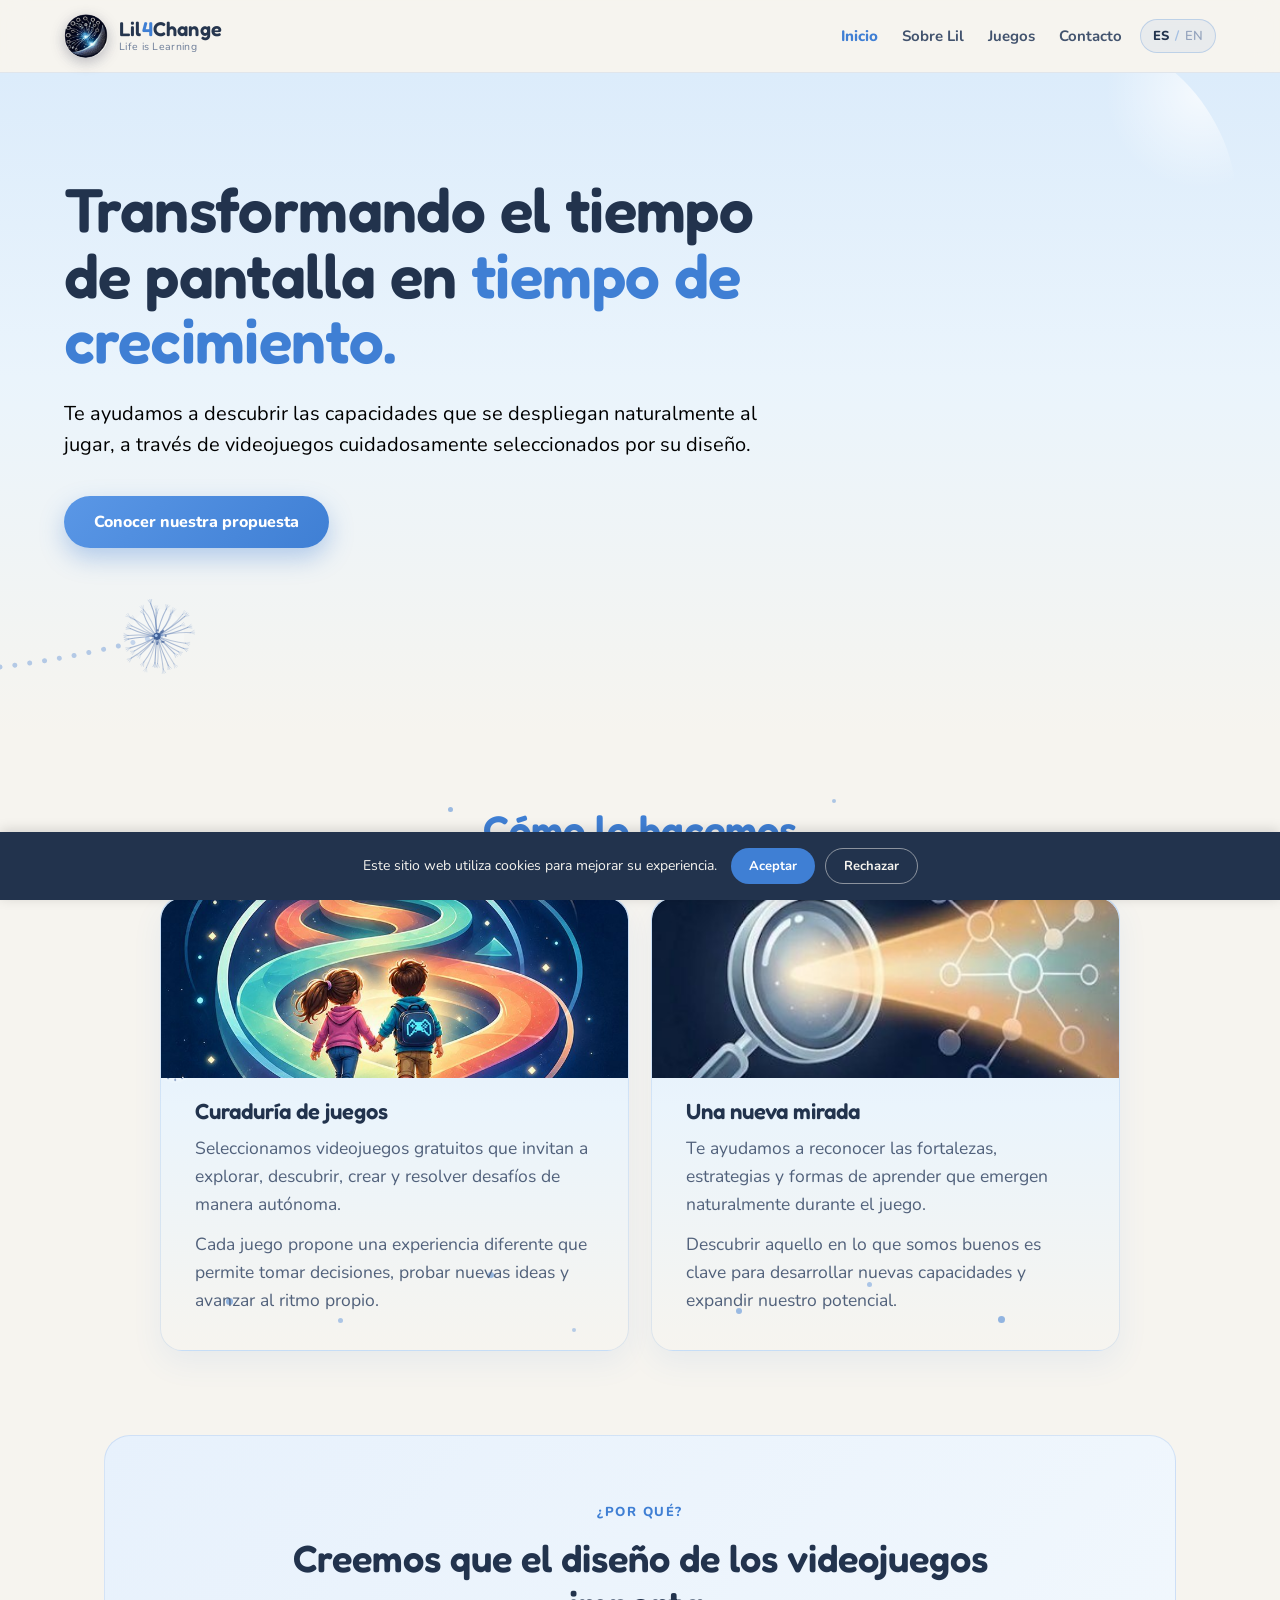
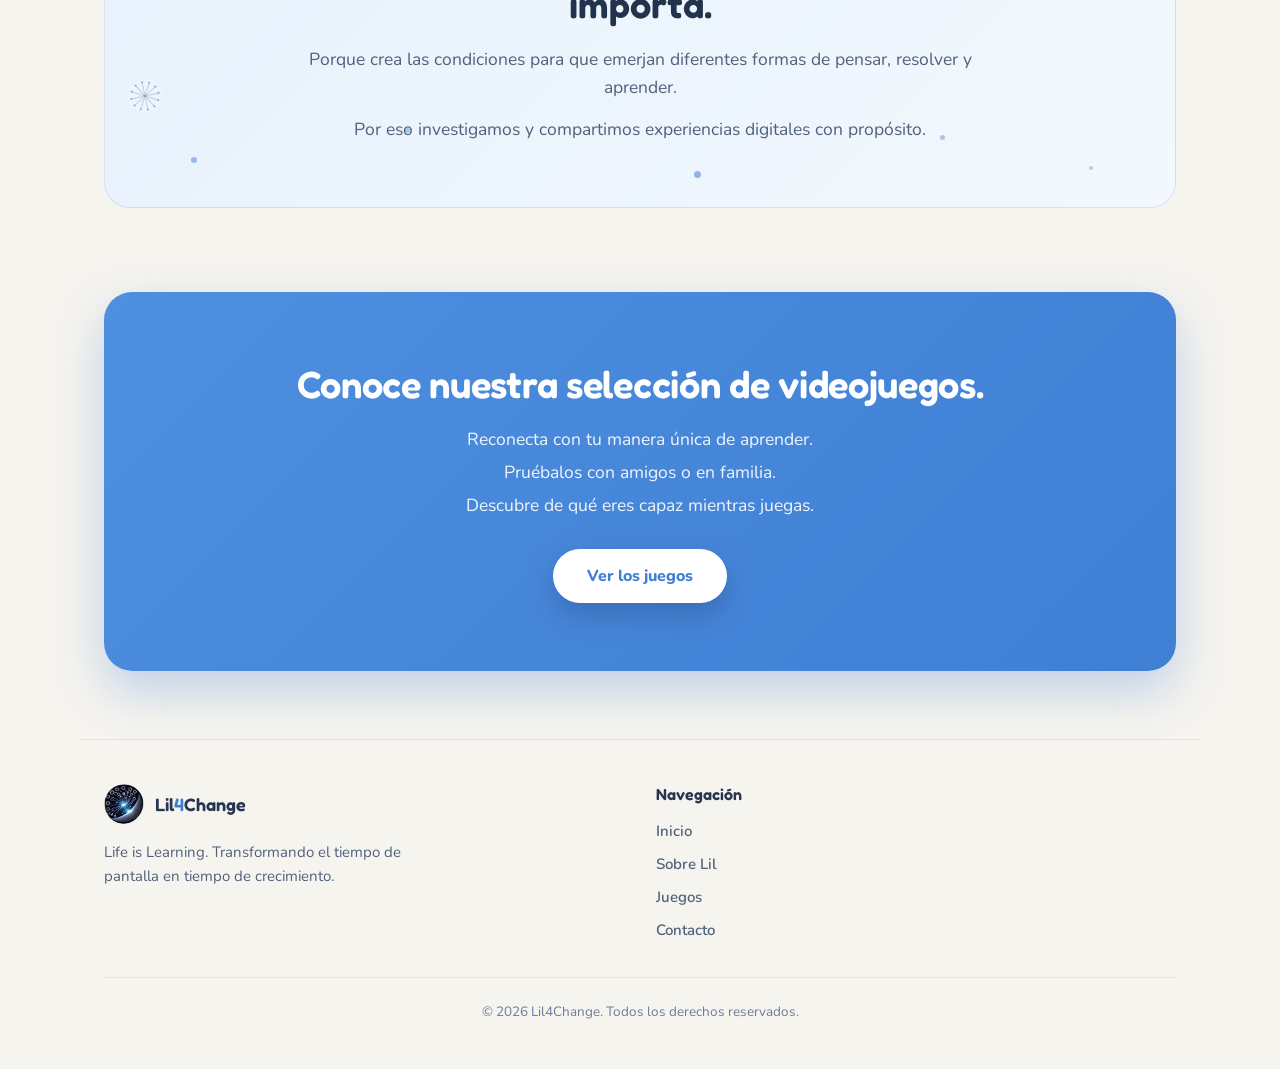
<file: index.html>
<!DOCTYPE html>
<html lang="es">
<head>
<meta charset="utf-8">
<meta name="viewport" content="width=device-width, initial-scale=1">
<title>Lil4Change — Life is Learning</title>
<meta name="description" id="lilMetaDesc" content="Transformando el tiempo de pantalla en tiempo de crecimiento.">
<meta property="og:type" content="website">
<meta property="og:title" id="lilOgTitle" content="Lil4Change — Life is Learning">
<meta property="og:description" id="lilOgDesc" content="Transformando el tiempo de pantalla en tiempo de crecimiento.">
<meta name="twitter:card" content="summary">
<meta name="twitter:title" id="lilTwTitle" content="Lil4Change — Life is Learning">
<meta name="twitter:description" id="lilTwDesc" content="Transformando el tiempo de pantalla en tiempo de crecimiento.">
<link rel="icon" href="assets/lil-logo7.png">
<link rel="preload" href="assets/fonts/fredoka.woff2" as="font" type="font/woff2" crossorigin>
<link rel="preload" href="assets/fonts/nunito-normal.woff2" as="font" type="font/woff2" crossorigin>
<style>
@font-face{font-family:'Fredoka';font-style:normal;font-weight:400 700;font-display:swap;src:url('assets/fonts/fredoka.woff2') format('woff2');}
@font-face{font-family:'Nunito';font-style:normal;font-weight:400 800;font-display:swap;src:url('assets/fonts/nunito-normal.woff2') format('woff2');}
@font-face{font-family:'Nunito';font-style:italic;font-weight:400;font-display:swap;src:url('assets/fonts/nunito-italic.woff2') format('woff2');}
@font-face{font-family:'Fredoka Fallback';src:local('Arial'),local('Liberation Sans'),local('Arimo');ascent-override:97.4%;descent-override:23.6%;line-gap-override:0%;size-adjust:119.34%;}
@font-face{font-family:'Nunito Fallback';src:local('Arial'),local('Liberation Sans'),local('Arimo');ascent-override:101.1%;descent-override:35.3%;line-gap-override:0%;size-adjust:126.96%;}
</style>
<style>
  *{box-sizing:border-box}
  html{scroll-behavior:smooth}
  body{margin:0;font-family:"Nunito","Nunito Fallback",system-ui,sans-serif;background:#f6f4ef;color:#2b3a53;-webkit-font-smoothing:antialiased}
  a{color:inherit}
  a,button{touch-action:manipulation}
  @keyframes lilDraw{from{stroke-dashoffset:1}to{stroke-dashoffset:0}}
  @keyframes lilFloat{0%,100%{transform:translateY(0)}50%{transform:translateY(-8px)}}
  @keyframes lilDandelionIdle{0%,100%{transform:translate(0,0)}50%{transform:translate(1px,-4px)}}
  @keyframes lilPuffTravel{0%{offset-distance:0%}100%{offset-distance:100%}}
  @keyframes lilRise{from{opacity:0;transform:translateY(18px)}to{opacity:1;transform:translateY(0)}}
  @keyframes lilDrift{0%{opacity:0;transform:translate(0,0)}20%{opacity:.8}100%{opacity:0;transform:translate(46px,-90px)}}
  @media (max-width:760px){ .lil-navlinks{display:none !important} .lil-hamburger{display:flex !important} .lil-desktoponly{display:none !important} }
  @media (max-width:640px){ .lil-hero{min-height:560px !important} .lil-herofx{top:185px !important;bottom:auto !important;height:250px !important;opacity:.95} }
  @media (max-width:480px){ .lil-tagline{display:none !important} }
  @media (max-width:720px){ .lil-howgrid{grid-template-columns:1fr !important} }
  .lil-cta-primary{transition:transform .18s ease,box-shadow .18s ease}
  .lil-cta-primary:hover{transform:translateY(-2px)}
  .lil-reveal{opacity:0}
  .lil-reveal.lil-in{animation:lilRise .7s ease-out both}
</style>
</head>
<body>
<div style="min-height:100vh">

  <!-- NAV -->
  <header style="position:sticky;top:0;z-index:40;backdrop-filter:blur(12px);background:rgba(246,244,239,.78);border-bottom:1px solid rgba(63,127,212,.12)">
    <nav style="max-width:1200px;margin:0 auto;padding:14px 24px;display:flex;flex-wrap:wrap;align-items:center;gap:12px 18px">
      <a href="index.html" style="display:flex;align-items:center;gap:11px;text-decoration:none;color:inherit;margin-right:auto">
        <img src="assets/lil-logo7.png" alt="Lil4Change" style="width:44px;height:44px;border-radius:50%;box-shadow:0 4px 14px rgba(20,32,64,.28)">
        <span style="display:flex;flex-direction:column;line-height:1">
          <span style="font-family:'Fredoka','Fredoka Fallback',sans-serif;font-weight:600;font-size:20px;letter-spacing:.2px;color:#26364f">Lil<span style="color:#3f7fd4">4</span>Change</span>
          <span class="lil-tagline" style="font-size:10.5px;color:#6b7c98;margin-top:3px;letter-spacing:.3px">Life is Learning</span>
        </span>
      </a>
      <div style="display:flex;align-items:center;gap:24px" class="lil-navlinks">
        <a href="index.html" data-i18n="navHome" style="color:#3f7fd4;text-decoration:none;font-weight:800;font-size:15px">Inicio</a>
        <a href="about.html" data-i18n="navAbout" style="color:#42536e;text-decoration:none;font-weight:700;font-size:15px">Sobre Lil</a>
        <a href="games.html" data-i18n="navGames" style="color:#42536e;text-decoration:none;font-weight:700;font-size:15px">Juegos</a>
        <a href="contact.html" data-i18n="navContact" style="color:#42536e;text-decoration:none;font-weight:700;font-size:15px">Contacto</a>
      </div>
      <button onclick="toggleMenu()" aria-label="Menu" class="lil-hamburger" style="display:none;align-items:center;justify-content:center;width:42px;height:42px;background:rgba(63,127,212,.1);border:1px solid rgba(63,127,212,.28);border-radius:12px;cursor:pointer;order:5">
        <svg id="lilIconOpen" width="20" height="20" viewBox="0 0 20 20" fill="none" stroke="#3f7fd4" stroke-width="2" stroke-linecap="round"><line x1="3" y1="6" x2="17" y2="6"></line><line x1="3" y1="10" x2="17" y2="10"></line><line x1="3" y1="14" x2="17" y2="14"></line></svg>
        <svg id="lilIconClose" width="20" height="20" viewBox="0 0 20 20" fill="none" stroke="#3f7fd4" stroke-width="2" stroke-linecap="round" style="display:none"><line x1="4" y1="4" x2="16" y2="16"></line><line x1="16" y1="4" x2="4" y2="16"></line></svg>
      </button>
      <button onclick="toggleLang()" aria-label="Toggle language" class="lil-desktoponly" style="display:flex;align-items:center;gap:6px;background:rgba(63,127,212,.08);border:1px solid rgba(63,127,212,.25);color:#3f7fd4;font-family:'Nunito','Nunito Fallback',system-ui,sans-serif;font-weight:700;font-size:13px;padding:7px 12px;border-radius:999px;cursor:pointer">
        <span id="lilEsA">ES</span><span style="opacity:.4">/</span><span id="lilEnA">EN</span>
      </button>
    </nav>
    <div id="lilMobileMenu" style="display:none;flex-direction:column;padding:8px 24px 20px;gap:2px;border-top:1px solid rgba(63,127,212,.12)">
      <a href="index.html" onclick="closeMenu()" data-i18n="navHome" style="color:#3f7fd4;text-decoration:none;font-weight:800;font-size:17px;padding:13px 4px">Inicio</a>
      <a href="about.html" onclick="closeMenu()" data-i18n="navAbout" style="color:#2b3a53;text-decoration:none;font-weight:700;font-size:17px;padding:13px 4px;border-top:1px solid rgba(63,127,212,.1)">Sobre Lil</a>
      <a href="games.html" onclick="closeMenu()" data-i18n="navGames" style="color:#2b3a53;text-decoration:none;font-weight:700;font-size:17px;padding:13px 4px;border-top:1px solid rgba(63,127,212,.1)">Juegos</a>
      <a href="contact.html" onclick="closeMenu()" data-i18n="navContact" style="color:#2b3a53;text-decoration:none;font-weight:700;font-size:17px;padding:13px 4px;border-top:1px solid rgba(63,127,212,.1)">Contacto</a>
      <div style="display:flex;align-items:center;gap:12px;padding:14px 4px 6px;border-top:1px solid rgba(63,127,212,.1)">
        <span data-i18n="langLabel" style="font-size:14px;font-weight:700;color:#6b7c98">Idioma</span>
        <button onclick="toggleLang()" aria-label="Toggle language" style="display:flex;align-items:center;gap:6px;background:rgba(63,127,212,.08);border:1px solid rgba(63,127,212,.25);color:#3f7fd4;font-family:'Nunito','Nunito Fallback',system-ui,sans-serif;font-weight:700;font-size:14px;padding:8px 14px;border-radius:999px;cursor:pointer"><span id="lilEsB">ES</span><span style="opacity:.4">/</span><span id="lilEnB">EN</span></button>
      </div>
    </div>
  </header>

  <!-- HERO -->
  <section id="top" class="lil-hero" style="position:relative;overflow:hidden;min-height:660px;background:linear-gradient(180deg,#dcecfb 0%,#eaf4fc 46%,#f6f4ef 100%)">
    <div class="lil-herofx" style="position:absolute;inset:0;pointer-events:none">
      <svg viewBox="0 0 1280 720" preserveAspectRatio="xMinYMid meet" style="position:absolute;inset:0;width:100%;height:100%">
        <defs>
          <radialGradient id="lilGlow" cx="90%" cy="18%" r="26%">
            <stop offset="0%" stop-color="#ffffff" stop-opacity=".7"></stop>
            <stop offset="100%" stop-color="#ffffff" stop-opacity="0"></stop>
          </radialGradient>
          <mask id="lilReveal">
            <path id="lilMaskPath" d="" fill="none" stroke="#fff" stroke-width="14" stroke-linecap="round" stroke-linejoin="round" pathLength="1" stroke-dasharray="1" stroke-dashoffset="1">
              <animate id="lilRevealAnim" attributeName="stroke-dashoffset" from="1" to="0" dur="9s" fill="freeze" begin="indefinite" calcMode="spline" keyTimes="0;1" keySplines=".42 .04 .28 1"></animate>
            </path>
          </mask>
        </defs>
        <circle cx="1150" cy="150" r="200" fill="url(#lilGlow)"></circle>
        <path id="lilTrailPath" d="" fill="none" stroke="#a9c2e4" stroke-width="5" stroke-linecap="round" stroke-dasharray="0.01 15" opacity="0.85" vector-effect="non-scaling-stroke" mask="url(#lilReveal)"></path>
        <g>
          <animateMotion id="lilMotionAnim" dur="9s" fill="freeze" rotate="0" keyPoints="0;1" keyTimes="0;1" calcMode="spline" keySplines=".42 .04 .28 1" path="" begin="indefinite"></animateMotion>
          <g id="lilPuffWrap" style="animation:lilDandelionIdle 6s ease-in-out 9s infinite"></g>
        </g>
      </svg>
      <div style="position:absolute;left:52%;top:34%;opacity:0;animation:lilDrift 6s ease-out 9.2s infinite"><svg width="16" height="16" viewBox="0 0 16 16" stroke="#8aa6cf" stroke-width="1" stroke-linecap="round"><line x1="8" y1="8" x2="8" y2="1"></line><line x1="8" y1="8" x2="13" y2="4"></line><line x1="8" y1="8" x2="3" y2="4"></line><circle cx="8" cy="0.5" r="1" fill="#8aa6cf" stroke="none"></circle></svg></div>
      <div style="position:absolute;left:70%;top:26%;opacity:0;animation:lilDrift 7s ease-out 10.2s infinite"><svg width="13" height="13" viewBox="0 0 16 16" stroke="#9fb6d8" stroke-width="1" stroke-linecap="round"><line x1="8" y1="8" x2="8" y2="1"></line><line x1="8" y1="8" x2="13" y2="4"></line><line x1="8" y1="8" x2="3" y2="4"></line></svg></div>
    </div>

    <div style="position:relative;z-index:2;max-width:1200px;margin:0 auto;padding:0 24px">
      <div style="max-width:720px;padding:104px 0 116px">
        <h1 style="font-family:'Fredoka','Fredoka Fallback',sans-serif;font-weight:600;font-size:clamp(36px,5.6vw,62px);line-height:1.06;margin:0;letter-spacing:-.6px;color:#22334d;animation:lilRise .7s ease-out both"><span data-i18n="heroPre">Transformando el tiempo de pantalla en</span> <span style="color:#3f7fd4" data-i18n="heroHighlight">tiempo de crecimiento.</span></h1>
        <p id="lilHeroDesc" style="font-size:clamp(17.5px,2vw,20px);line-height:1.55;color:#000;margin:24px 0 0;max-width:700px;animation:lilRise .7s ease-out .15s both"></p>
        <div style="display:flex;flex-wrap:wrap;gap:14px;margin-top:36px;animation:lilRise .7s ease-out .3s both">
          <a href="#como-lo-hacemos" class="lil-cta-primary" data-i18n="heroCta" style="background:linear-gradient(135deg,#5a97e6,#3f7fd4);color:#fff;text-decoration:none;font-weight:800;font-size:16px;padding:15px 30px;border-radius:999px;box-shadow:0 10px 24px rgba(63,127,212,.35)">Conocer nuestra propuesta</a>
        </div>
      </div>
    </div>
  </section>

  <!-- CÓMO LO HACEMOS -->
  <section id="como-lo-hacemos" style="max-width:1120px;margin:0 auto;padding:72px 24px 20px;scroll-margin-top:88px">
    <div style="position:relative;text-align:center;max-width:640px;margin:0 auto 44px">
      <span style="position:absolute;left:20%;top:2px;width:5px;height:5px;border-radius:50%;background:rgba(63,127,212,.5);filter:blur(.5px);animation:lilDrift 6.4s ease-in-out .6s infinite;pointer-events:none"></span>
      <span style="position:absolute;left:80%;top:-6px;width:4px;height:4px;border-radius:50%;background:rgba(63,127,212,.4);filter:blur(.5px);animation:lilDrift 5.6s ease-in-out 1.8s infinite;pointer-events:none"></span>
      <span style="position:absolute;left:62%;bottom:-8px;width:4px;height:4px;border-radius:50%;background:rgba(63,127,212,.35);filter:blur(.5px);animation:lilDrift 7s ease-in-out 2.6s infinite;pointer-events:none"></span>
      <h2 data-i18n="howTitle" class="lil-reveal" style="position:relative;font-family:'Fredoka','Fredoka Fallback',sans-serif;font-weight:600;font-size:clamp(28px,4vw,40px);margin:0;color:#3f7fd4">Cómo lo hacemos</h2>
    </div>
    <div style="display:grid;grid-template-columns:1fr 1fr;gap:22px;max-width:960px;margin:0 auto" class="lil-howgrid">
      <div style="position:relative;overflow:hidden;background:linear-gradient(180deg,#dcecfb 0%,#eaf4fc 46%,#f6f4ef 100%);border:1px solid rgba(63,127,212,.14);border-radius:22px;padding:36px 34px;box-shadow:0 12px 30px rgba(63,127,212,.08)">
        <div class="lil-cardfx" aria-hidden="true" style="position:absolute;inset:0;pointer-events:none">
          <div style="position:absolute;offset-path:path('M14 168 C 80 50 230 40 320 82');animation:lilPuffTravel 11s ease-in-out infinite alternate">
          <svg width="40" height="40" viewBox="0 0 40 40" style="position:absolute;left:-20px;top:-20px;opacity:.75">
            <g style="animation:lilDandelionIdle 6s ease-in-out infinite;transform-origin:20px 20px">
              <circle cx="20" cy="20" r="17" fill="#ffffff" opacity="0.22"></circle>
              <line x1="20" y1="20" x2="34" y2="20" stroke="#5c7bb0" stroke-width="1" stroke-linecap="round" opacity="0.45"></line>
              <line x1="20" y1="20" x2="32.1" y2="27" stroke="#5c7bb0" stroke-width="1" stroke-linecap="round" opacity="0.45"></line>
              <line x1="20" y1="20" x2="27" y2="32.1" stroke="#5c7bb0" stroke-width="1" stroke-linecap="round" opacity="0.45"></line>
              <line x1="20" y1="20" x2="20" y2="34" stroke="#5c7bb0" stroke-width="1" stroke-linecap="round" opacity="0.45"></line>
              <line x1="20" y1="20" x2="13" y2="32.1" stroke="#5c7bb0" stroke-width="1" stroke-linecap="round" opacity="0.45"></line>
              <line x1="20" y1="20" x2="7.9" y2="27" stroke="#5c7bb0" stroke-width="1" stroke-linecap="round" opacity="0.45"></line>
              <line x1="20" y1="20" x2="6" y2="20" stroke="#5c7bb0" stroke-width="1" stroke-linecap="round" opacity="0.45"></line>
              <line x1="20" y1="20" x2="7.9" y2="13" stroke="#5c7bb0" stroke-width="1" stroke-linecap="round" opacity="0.45"></line>
              <line x1="20" y1="20" x2="13" y2="7.9" stroke="#5c7bb0" stroke-width="1" stroke-linecap="round" opacity="0.45"></line>
              <line x1="20" y1="20" x2="20" y2="6" stroke="#5c7bb0" stroke-width="1" stroke-linecap="round" opacity="0.45"></line>
              <line x1="20" y1="20" x2="27" y2="7.9" stroke="#5c7bb0" stroke-width="1" stroke-linecap="round" opacity="0.45"></line>
              <line x1="20" y1="20" x2="32.1" y2="13" stroke="#5c7bb0" stroke-width="1" stroke-linecap="round" opacity="0.45"></line>
              <circle cx="34" cy="20" r="1.1" fill="#48679c" opacity="0.6"></circle>
              <circle cx="32.1" cy="27" r="1.1" fill="#48679c" opacity="0.6"></circle>
              <circle cx="27" cy="32.1" r="1.1" fill="#48679c" opacity="0.6"></circle>
              <circle cx="20" cy="34" r="1.1" fill="#48679c" opacity="0.6"></circle>
              <circle cx="13" cy="32.1" r="1.1" fill="#48679c" opacity="0.6"></circle>
              <circle cx="7.9" cy="27" r="1.1" fill="#48679c" opacity="0.6"></circle>
              <circle cx="6" cy="20" r="1.1" fill="#48679c" opacity="0.6"></circle>
              <circle cx="7.9" cy="13" r="1.1" fill="#48679c" opacity="0.6"></circle>
              <circle cx="13" cy="7.9" r="1.1" fill="#48679c" opacity="0.6"></circle>
              <circle cx="20" cy="6" r="1.1" fill="#48679c" opacity="0.6"></circle>
              <circle cx="27" cy="7.9" r="1.1" fill="#48679c" opacity="0.6"></circle>
              <circle cx="32.1" cy="13" r="1.1" fill="#48679c" opacity="0.6"></circle>
            </g>
          </svg>
          </div>
          <span style="position:absolute;left:14%;bottom:10%;width:7px;height:7px;border-radius:50%;background:rgba(63,127,212,.55);filter:blur(.5px);animation:lilDrift 5.5s ease-in-out infinite"></span>
          <span style="position:absolute;left:38%;bottom:6%;width:5px;height:5px;border-radius:50%;background:rgba(63,127,212,.4);filter:blur(.5px);animation:lilDrift 6.5s ease-in-out .8s infinite"></span>
          <span style="position:absolute;left:70%;bottom:16%;width:6px;height:6px;border-radius:50%;background:rgba(63,127,212,.5);filter:blur(.5px);animation:lilDrift 7s ease-in-out 1.6s infinite"></span>
          <span style="position:absolute;left:88%;bottom:4%;width:4px;height:4px;border-radius:50%;background:rgba(63,127,212,.35);filter:blur(.5px);animation:lilDrift 5.8s ease-in-out 2.4s infinite"></span>
        </div>
        <div style="position:relative;z-index:1">
          <img src="assets/home/curation.jpg" alt="Dos chicos caminan tomados de la mano por un camino de colores" style="display:block;width:calc(100% + 68px);height:180px;object-fit:cover;margin:-36px -34px 20px -34px;border-radius:22px 22px 0 0">
          <h3 data-i18n="curationTitle" style="font-family:'Fredoka','Fredoka Fallback',sans-serif;font-weight:600;font-size:22px;margin:0 0 10px;color:#22334d">Curaduría de juegos</h3>
          <div id="lilCurationParas" style="display:flex;flex-direction:column;gap:12px"></div>
        </div>
      </div>
      <div style="position:relative;overflow:hidden;background:linear-gradient(180deg,#dcecfb 0%,#eaf4fc 46%,#f6f4ef 100%);border:1px solid rgba(63,127,212,.14);border-radius:22px;padding:36px 34px;box-shadow:0 12px 30px rgba(63,127,212,.08)">
        <div class="lil-cardfx" aria-hidden="true" style="position:absolute;inset:0;pointer-events:none">
          <div style="position:absolute;offset-path:path('M18 160 C 90 60 220 30 310 76');animation:lilPuffTravel 12.5s ease-in-out .5s infinite alternate">
          <svg width="40" height="40" viewBox="0 0 40 40" style="position:absolute;left:-20px;top:-20px;opacity:.75">
            <g style="animation:lilDandelionIdle 6.5s ease-in-out .3s infinite;transform-origin:20px 20px">
              <circle cx="20" cy="20" r="17" fill="#ffffff" opacity="0.22"></circle>
              <line x1="20" y1="20" x2="34" y2="20" stroke="#5c7bb0" stroke-width="1" stroke-linecap="round" opacity="0.45"></line>
              <line x1="20" y1="20" x2="32.1" y2="27" stroke="#5c7bb0" stroke-width="1" stroke-linecap="round" opacity="0.45"></line>
              <line x1="20" y1="20" x2="27" y2="32.1" stroke="#5c7bb0" stroke-width="1" stroke-linecap="round" opacity="0.45"></line>
              <line x1="20" y1="20" x2="20" y2="34" stroke="#5c7bb0" stroke-width="1" stroke-linecap="round" opacity="0.45"></line>
              <line x1="20" y1="20" x2="13" y2="32.1" stroke="#5c7bb0" stroke-width="1" stroke-linecap="round" opacity="0.45"></line>
              <line x1="20" y1="20" x2="7.9" y2="27" stroke="#5c7bb0" stroke-width="1" stroke-linecap="round" opacity="0.45"></line>
              <line x1="20" y1="20" x2="6" y2="20" stroke="#5c7bb0" stroke-width="1" stroke-linecap="round" opacity="0.45"></line>
              <line x1="20" y1="20" x2="7.9" y2="13" stroke="#5c7bb0" stroke-width="1" stroke-linecap="round" opacity="0.45"></line>
              <line x1="20" y1="20" x2="13" y2="7.9" stroke="#5c7bb0" stroke-width="1" stroke-linecap="round" opacity="0.45"></line>
              <line x1="20" y1="20" x2="20" y2="6" stroke="#5c7bb0" stroke-width="1" stroke-linecap="round" opacity="0.45"></line>
              <line x1="20" y1="20" x2="27" y2="7.9" stroke="#5c7bb0" stroke-width="1" stroke-linecap="round" opacity="0.45"></line>
              <line x1="20" y1="20" x2="32.1" y2="13" stroke="#5c7bb0" stroke-width="1" stroke-linecap="round" opacity="0.45"></line>
              <circle cx="34" cy="20" r="1.1" fill="#48679c" opacity="0.6"></circle>
              <circle cx="32.1" cy="27" r="1.1" fill="#48679c" opacity="0.6"></circle>
              <circle cx="27" cy="32.1" r="1.1" fill="#48679c" opacity="0.6"></circle>
              <circle cx="20" cy="34" r="1.1" fill="#48679c" opacity="0.6"></circle>
              <circle cx="13" cy="32.1" r="1.1" fill="#48679c" opacity="0.6"></circle>
              <circle cx="7.9" cy="27" r="1.1" fill="#48679c" opacity="0.6"></circle>
              <circle cx="6" cy="20" r="1.1" fill="#48679c" opacity="0.6"></circle>
              <circle cx="7.9" cy="13" r="1.1" fill="#48679c" opacity="0.6"></circle>
              <circle cx="13" cy="7.9" r="1.1" fill="#48679c" opacity="0.6"></circle>
              <circle cx="20" cy="6" r="1.1" fill="#48679c" opacity="0.6"></circle>
              <circle cx="27" cy="7.9" r="1.1" fill="#48679c" opacity="0.6"></circle>
              <circle cx="32.1" cy="13" r="1.1" fill="#48679c" opacity="0.6"></circle>
            </g>
          </svg>
          </div>
          <span style="position:absolute;left:18%;bottom:8%;width:6px;height:6px;border-radius:50%;background:rgba(63,127,212,.5);filter:blur(.5px);animation:lilDrift 6s ease-in-out .4s infinite"></span>
          <span style="position:absolute;left:46%;bottom:14%;width:5px;height:5px;border-radius:50%;background:rgba(63,127,212,.4);filter:blur(.5px);animation:lilDrift 6.8s ease-in-out 1.2s infinite"></span>
          <span style="position:absolute;left:74%;bottom:6%;width:7px;height:7px;border-radius:50%;background:rgba(63,127,212,.55);filter:blur(.5px);animation:lilDrift 5.4s ease-in-out 2s infinite"></span>
        </div>
        <div style="position:relative;z-index:1">
          <img src="assets/home/outlook.jpg" alt="Lupa que revela una red de nodos conectados" style="display:block;width:calc(100% + 68px);height:180px;object-fit:cover;margin:-36px -34px 20px -34px;border-radius:22px 22px 0 0">
          <h3 data-i18n="outlookTitle" style="font-family:'Fredoka','Fredoka Fallback',sans-serif;font-weight:600;font-size:22px;margin:0 0 10px;color:#22334d">Una nueva mirada</h3>
          <div id="lilOutlookDesc" style="display:flex;flex-direction:column;gap:12px"></div>
        </div>
      </div>
    </div>
  </section>

  <!-- POR QUÉ -->
  <section id="por-que" style="max-width:1120px;margin:0 auto;padding:64px 24px">
    <div style="position:relative;overflow:hidden;background:linear-gradient(135deg,#e7f1fc,#f2f8fd);border:1px solid rgba(63,127,212,.16);border-radius:26px;padding:clamp(40px,6vw,64px);text-align:center">
      <div class="lil-cardfx" aria-hidden="true" style="position:absolute;inset:0;pointer-events:none">
        <div style="position:absolute;offset-path:path('M40 260 C 260 60 700 60 900 210');animation:lilPuffTravel 13.5s ease-in-out .2s infinite alternate">
        <svg width="40" height="40" viewBox="0 0 40 40" style="position:absolute;left:-20px;top:-20px;opacity:.7">
          <g style="animation:lilDandelionIdle 7s ease-in-out .5s infinite;transform-origin:20px 20px">
            <circle cx="20" cy="20" r="17" fill="#ffffff" opacity="0.22"></circle>
            <line x1="20" y1="20" x2="34" y2="20" stroke="#5c7bb0" stroke-width="1" stroke-linecap="round" opacity="0.45"></line>
            <line x1="20" y1="20" x2="32.1" y2="27" stroke="#5c7bb0" stroke-width="1" stroke-linecap="round" opacity="0.45"></line>
            <line x1="20" y1="20" x2="27" y2="32.1" stroke="#5c7bb0" stroke-width="1" stroke-linecap="round" opacity="0.45"></line>
            <line x1="20" y1="20" x2="20" y2="34" stroke="#5c7bb0" stroke-width="1" stroke-linecap="round" opacity="0.45"></line>
            <line x1="20" y1="20" x2="13" y2="32.1" stroke="#5c7bb0" stroke-width="1" stroke-linecap="round" opacity="0.45"></line>
            <line x1="20" y1="20" x2="7.9" y2="27" stroke="#5c7bb0" stroke-width="1" stroke-linecap="round" opacity="0.45"></line>
            <line x1="20" y1="20" x2="6" y2="20" stroke="#5c7bb0" stroke-width="1" stroke-linecap="round" opacity="0.45"></line>
            <line x1="20" y1="20" x2="7.9" y2="13" stroke="#5c7bb0" stroke-width="1" stroke-linecap="round" opacity="0.45"></line>
            <line x1="20" y1="20" x2="13" y2="7.9" stroke="#5c7bb0" stroke-width="1" stroke-linecap="round" opacity="0.45"></line>
            <line x1="20" y1="20" x2="20" y2="6" stroke="#5c7bb0" stroke-width="1" stroke-linecap="round" opacity="0.45"></line>
            <line x1="20" y1="20" x2="27" y2="7.9" stroke="#5c7bb0" stroke-width="1" stroke-linecap="round" opacity="0.45"></line>
            <line x1="20" y1="20" x2="32.1" y2="13" stroke="#5c7bb0" stroke-width="1" stroke-linecap="round" opacity="0.45"></line>
            <circle cx="34" cy="20" r="1.1" fill="#48679c" opacity="0.6"></circle>
            <circle cx="32.1" cy="27" r="1.1" fill="#48679c" opacity="0.6"></circle>
            <circle cx="27" cy="32.1" r="1.1" fill="#48679c" opacity="0.6"></circle>
            <circle cx="20" cy="34" r="1.1" fill="#48679c" opacity="0.6"></circle>
            <circle cx="13" cy="32.1" r="1.1" fill="#48679c" opacity="0.6"></circle>
            <circle cx="7.9" cy="27" r="1.1" fill="#48679c" opacity="0.6"></circle>
            <circle cx="6" cy="20" r="1.1" fill="#48679c" opacity="0.6"></circle>
            <circle cx="7.9" cy="13" r="1.1" fill="#48679c" opacity="0.6"></circle>
            <circle cx="13" cy="7.9" r="1.1" fill="#48679c" opacity="0.6"></circle>
            <circle cx="20" cy="6" r="1.1" fill="#48679c" opacity="0.6"></circle>
            <circle cx="27" cy="7.9" r="1.1" fill="#48679c" opacity="0.6"></circle>
            <circle cx="32.1" cy="13" r="1.1" fill="#48679c" opacity="0.6"></circle>
          </g>
        </svg>
        </div>
        <span style="position:absolute;left:8%;bottom:12%;width:6px;height:6px;border-radius:50%;background:rgba(63,127,212,.5);filter:blur(.5px);animation:lilDrift 6.2s ease-in-out .3s infinite"></span>
        <span style="position:absolute;left:28%;bottom:20%;width:5px;height:5px;border-radius:50%;background:rgba(63,127,212,.4);filter:blur(.5px);animation:lilDrift 5.6s ease-in-out 1.4s infinite"></span>
        <span style="position:absolute;left:55%;bottom:8%;width:7px;height:7px;border-radius:50%;background:rgba(63,127,212,.55);filter:blur(.5px);animation:lilDrift 7.2s ease-in-out .9s infinite"></span>
        <span style="position:absolute;left:78%;bottom:18%;width:5px;height:5px;border-radius:50%;background:rgba(63,127,212,.4);filter:blur(.5px);animation:lilDrift 6.6s ease-in-out 2.1s infinite"></span>
        <span style="position:absolute;left:92%;bottom:10%;width:4px;height:4px;border-radius:50%;background:rgba(63,127,212,.35);filter:blur(.5px);animation:lilDrift 5.9s ease-in-out 1.7s infinite"></span>
      </div>
      <div style="position:relative;z-index:1;max-width:720px;margin:0 auto">
        <span data-i18n="whyTag" style="display:inline-block;color:#3f7fd4;font-weight:800;font-size:13px;letter-spacing:1.5px;text-transform:uppercase">¿Por qué?</span>
        <h2 data-i18n="whyTitle" style="font-family:'Fredoka','Fredoka Fallback',sans-serif;font-weight:600;font-size:clamp(26px,4vw,38px);margin:14px 0 0;color:#22334d;line-height:1.2">Creemos que el diseño de los videojuegos importa.</h2>
        <div id="lilWhyParas" style="display:flex;flex-direction:column;gap:14px;margin-top:18px"></div>
      </div>
    </div>
  </section>

  <!-- ACCIÓN FINAL -->
  <section style="max-width:1120px;margin:0 auto;padding:20px 24px 24px">
    <div style="position:relative;overflow:hidden;background:linear-gradient(135deg,#4f8fe0,#3f7fd4);border-radius:28px;padding:clamp(40px,6vw,68px);text-align:center;box-shadow:0 20px 50px rgba(63,127,212,.3)">
      <h2 id="lilFinalTitle" style="font-family:'Fredoka','Fredoka Fallback',sans-serif;font-weight:600;font-size:clamp(26px,4vw,38px);margin:0 auto;color:#fff;letter-spacing:-.3px;max-width:760px;line-height:1.28"></h2>
      <div id="lilFinalSub" style="margin:16px auto 0;max-width:820px"></div>
      <div style="display:flex;justify-content:center;margin-top:30px">
        <a href="games.html" class="lil-cta-primary" data-i18n="finalBtn" style="background:#fff;color:#3f7fd4;text-decoration:none;font-weight:800;font-size:16px;padding:16px 34px;border-radius:999px;box-shadow:0 12px 28px rgba(20,40,80,.25)">Ver los juegos</a>
      </div>
    </div>
  </section>

  <!-- FOOTER -->
  <footer style="max-width:1120px;margin:44px auto 0;padding:44px 24px 48px;border-top:1px solid rgba(63,127,212,.14)">
    <div style="display:grid;grid-template-columns:repeat(auto-fit,minmax(240px,1fr));gap:32px">
      <div>
        <a href="index.html" style="display:flex;align-items:center;gap:11px;text-decoration:none;color:inherit;margin-bottom:16px">
          <img src="assets/lil-logo7.png" alt="Lil4Change" style="width:40px;height:40px;border-radius:50%">
          <span style="font-family:'Fredoka','Fredoka Fallback',sans-serif;font-weight:600;font-size:18px;color:#26364f">Lil<span style="color:#3f7fd4">4</span>Change</span>
        </a>
        <p data-i18n="footerDesc" style="font-size:15px;line-height:1.6;color:#51617b;margin:0;max-width:320px"></p>
      </div>
      <div>
        <h5 data-i18n="footerNavTitle" style="font-family:'Fredoka','Fredoka Fallback',sans-serif;font-weight:600;font-size:16px;color:#26364f;margin:0 0 16px">Navegación</h5>
        <ul style="list-style:none;padding:0;margin:0;display:flex;flex-direction:column;gap:11px">
          <li><a href="index.html" data-i18n="navHome" style="color:#51617b;text-decoration:none;font-weight:600;font-size:15px">Inicio</a></li>
          <li><a href="about.html" data-i18n="navAbout" style="color:#51617b;text-decoration:none;font-weight:600;font-size:15px">Sobre Lil</a></li>
          <li><a href="games.html" data-i18n="navGames" style="color:#51617b;text-decoration:none;font-weight:600;font-size:15px">Juegos</a></li>
          <li><a href="contact.html" data-i18n="navContact" style="color:#51617b;text-decoration:none;font-weight:600;font-size:15px">Contacto</a></li>
        </ul>
      </div>
    </div>
    <div data-i18n="footerCopyright" style="margin-top:36px;padding-top:24px;border-top:1px solid rgba(63,127,212,.12);text-align:center;font-size:13.5px;color:#6b7c98"></div>
  </footer>
</div>

<script>
const DICT = {
  es: {
    cookieMsg:"Este sitio web utiliza cookies para mejorar su experiencia.", cookieReject:"Rechazar", cookieAccept:"Aceptar",
    navHome:"Inicio", navAbout:"Sobre Lil", navGames:"Juegos", navContact:"Contacto", langLabel:"Idioma",
    heroPre:"Transformando el tiempo de pantalla en", heroHighlight:"tiempo de crecimiento.",
    heroDescLines:[
      "Te ayudamos a descubrir las capacidades que se despliegan naturalmente al jugar, a través de videojuegos cuidadosamente seleccionados por su diseño."
    ],
    heroCta:"Conocer nuestra propuesta",
    howTitle:"Cómo lo hacemos",
    curationTitle:"Curaduría de juegos",
    curationParas:[
      "Seleccionamos videojuegos gratuitos que invitan a explorar, descubrir, crear y resolver desafíos de manera autónoma.",
      "Cada juego propone una experiencia diferente que permite tomar decisiones, probar nuevas ideas y avanzar al ritmo propio."
    ],
    outlookTitle:"Una nueva mirada",
    outlookDesc:[
      "Te ayudamos a reconocer las fortalezas, estrategias y formas de aprender que emergen naturalmente durante el juego.",
      "Descubrir aquello en lo que somos buenos es clave para desarrollar nuevas capacidades y expandir nuestro potencial."
    ],
    whyTag:"¿Por qué?",
    whyTitle:"Creemos que el diseño de los videojuegos importa.",
    whyParas:[
      "Porque crea las condiciones para que emerjan diferentes formas de pensar, resolver y aprender.",
      "Por eso investigamos y compartimos experiencias digitales con propósito."
    ],
    finalTitleLines:["Conoce nuestra selección de videojuegos."],
    finalSub:[
      "Reconecta con tu manera única de aprender.",
      "Pruébalos con amigos o en familia.",
      "Descubre de qué eres capaz mientras juegas."
    ],
    finalBtn:"Ver los juegos",
    footerDesc:"Life is Learning. Transformando el tiempo de pantalla en tiempo de crecimiento.",
    footerNavTitle:"Navegación",
    footerCopyright:"© 2026 Lil4Change. Todos los derechos reservados.",
    metaDescription:"Transformando el tiempo de pantalla en tiempo de crecimiento."
  },
  en: {
    cookieMsg:"This website uses cookies to improve your experience.", cookieReject:"Decline", cookieAccept:"Accept",
    navHome:"Home", navAbout:"About Lil", navGames:"Games", navContact:"Contact", langLabel:"Language",
    heroPre:"Turning screen time into", heroHighlight:"growth time.",
    heroDescLines:[
      "We help you discover the abilities that emerge naturally through play, using video games carefully selected for their design."
    ],
    heroCta:"Discover our approach",
    howTitle:"How we do it",
    curationTitle:"Game curation",
    curationParas:[
      "We select free video games that invite players to explore, discover, create, and solve challenges on their own.",
      "Each game offers a different experience that lets you make decisions, try new ideas, and move forward at your own pace."
    ],
    outlookTitle:"A new outlook",
    outlookDesc:[
      "We help you recognize the strengths, strategies, and ways of learning that naturally emerge during play.",
      "Discovering what we're good at is key to developing new abilities and expanding our potential."
    ],
    whyTag:"Why?",
    whyTitle:"We believe game design matters.",
    whyParas:[
      "Because it creates the conditions for different ways of thinking, solving, and learning to emerge.",
      "That's why we research and share digital experiences with purpose."
    ],
    finalTitleLines:["Check out our video game selection."],
    finalSub:[
      "Reconnect with your own unique way of learning.",
      "Try them out with friends or family.",
      "Discover what you're capable of while you play."
    ],
    finalBtn:"See the games",
    footerDesc:"Life is Learning. Turning screen time into growth time.",
    footerNavTitle:"Navigation",
    footerCopyright:"© 2026 Lil4Change. All rights reserved.",
    metaDescription:"Turning screen time into growth time."
  }
};

function getLang(){ try { return localStorage.getItem('lil-lang') === 'en' ? 'en' : 'es'; } catch(e){ return 'es'; } }
let menuOpen = false;

function esc(s){ return String(s).replace(/&/g,'&amp;').replace(/</g,'&lt;').replace(/>/g,'&gt;'); }

function applyLang(lang){
  const t = DICT[lang];
  document.documentElement.lang = lang;
  document.querySelectorAll('[data-i18n]').forEach(el=>{
    const k = el.getAttribute('data-i18n');
    if (t[k] != null) el.textContent = t[k];
  });
  document.getElementById('lilHeroDesc').innerHTML = t.heroDescLines.map(l=>`<span style="display:block">${esc(l)}</span>`).join('');
  document.getElementById('lilCurationParas').innerHTML = t.curationParas.map(p=>`<p style="font-size:17.5px;line-height:1.6;color:#51617b;margin:0">${esc(p)}</p>`).join('');
  document.getElementById('lilOutlookDesc').innerHTML = t.outlookDesc.map(p=>`<p style="font-size:17.5px;line-height:1.6;color:#51617b;margin:0">${esc(p)}</p>`).join('');
  document.getElementById('lilWhyParas').innerHTML = t.whyParas.map(p=>`<p style="font-size:17.5px;line-height:1.6;color:#51617b;margin:0">${esc(p)}</p>`).join('');
  document.getElementById('lilFinalTitle').innerHTML = t.finalTitleLines.map(l=>`<span style="display:block;margin:0 0 6px">${esc(l)}</span>`).join('');
  document.getElementById('lilFinalSub').innerHTML = t.finalSub.map(l=>`<p style="font-size:17.5px;color:rgba(255,255,255,.92);margin:0 0 5px;line-height:1.6">${esc(l)}</p>`).join('');
  document.getElementById('lilMetaDesc').setAttribute('content', t.metaDescription);
  document.getElementById('lilOgDesc').setAttribute('content', t.metaDescription);
  document.getElementById('lilTwDesc').setAttribute('content', t.metaDescription);
  const on = "color:#22334d;font-weight:800", off = "color:#93a3bd;font-weight:600";
  ['lilEsA','lilEsB'].forEach(id=>document.getElementById(id).style.cssText = lang==='es'?on:off);
  ['lilEnA','lilEnB'].forEach(id=>document.getElementById(id).style.cssText = lang==='en'?on:off);
  try { localStorage.setItem('lil-lang', lang); } catch(e){}
}
function toggleLang(){ applyLang(getLang()==='es'?'en':'es'); }
function toggleMenu(){
  menuOpen = !menuOpen;
  document.getElementById('lilMobileMenu').style.display = menuOpen ? 'flex' : 'none';
  document.getElementById('lilIconOpen').style.display = menuOpen ? 'none' : 'block';
  document.getElementById('lilIconClose').style.display = menuOpen ? 'block' : 'none';
}
function closeMenu(){ if(menuOpen) toggleMenu(); }

// ---- Hero dandelion animation (ported from the original) ----
function buildTrailPath(){
  const baseTrail = "M 0 648 C 70 640 150 622 215 602 C 300 578 356 470 340 388 C 330 320 280 322 274 390 C 268 460 312 566 380 588 C 430 604 486 596 534 560 C 620 508 692 300 674 214 C 662 150 606 152 598 226 C 590 310 640 470 714 494 C 762 508 812 500 856 470 C 936 428 1000 232 984 166 C 974 108 922 110 916 178 C 908 250 952 382 1050 402 C 1120 388 1164 278 1200 140";
  const SK = 0, BASE_Y = 720, VS = 1, HS = 1, XC = 600;
  const toks = baseTrail.match(/[MC]|-?\d+(?:\.\d+)?/g);
  const outT = [];
  for (let i = 0; i < toks.length; i++) {
    if (/[MC]/.test(toks[i])) { outT.push(toks[i]); continue; }
    const x = parseFloat(toks[i]), y = parseFloat(toks[i + 1]);
    const y2 = BASE_Y - (BASE_Y - y) * VS;
    const x1 = (x - XC) * HS + XC;
    outT.push((x1 + SK * (BASE_Y - y2)).toFixed(1), y2.toFixed(1));
    i++;
  }
  return outT.join(" ");
}
function buildPuff(){
  const SVGNS = "http://www.w3.org/2000/svg";
  let seed = 7;
  const rnd = () => { seed = (seed * 16807) % 2147483647; return seed / 2147483647; };
  function el(tag, attrs){ const n = document.createElementNS(SVGNS, tag); for(const k in attrs) n.setAttribute(k, attrs[k]); return n; }
  const g = el("g", { transform: "scale(1.5)" });
  g.appendChild(el("circle", { cx:0, cy:0, r:20, fill:"#ffffff", opacity:0.22 }));
  const N = 34;
  for (let i = 0; i < N; i++) {
    const a = (i / N) * Math.PI * 2 + (rnd() - 0.5) * 0.22;
    const len = 17 + rnd() * 8;
    const op = 0.28 + rnd() * 0.32;
    const x2 = Math.cos(a) * len, y2 = Math.sin(a) * len;
    const bow = (rnd() - 0.5) * 6;
    const mx = Math.cos(a) * len * 0.55 - Math.sin(a) * bow;
    const my = Math.sin(a) * len * 0.55 + Math.cos(a) * bow;
    g.appendChild(el("path", { d:`M0 0 Q ${mx.toFixed(1)} ${my.toFixed(1)} ${x2.toFixed(1)} ${y2.toFixed(1)}`, fill:"none", stroke:"#5c7bb0", "stroke-width":1.1, "vector-effect":"non-scaling-stroke", "stroke-linecap":"round", opacity:op }));
    for (const s of [-0.42, 0, 0.42]) {
      const hx = x2 + Math.cos(a + s) * 3.2, hy = y2 + Math.sin(a + s) * 3.2;
      g.appendChild(el("line", { x1:x2.toFixed(1), y1:y2.toFixed(1), x2:hx.toFixed(1), y2:hy.toFixed(1), stroke:"#8aa4cd", "stroke-width":0.9, "vector-effect":"non-scaling-stroke", "stroke-linecap":"round", opacity:op * 0.75 }));
    }
  }
  for (let i = 0; i < 12; i++) {
    const a = rnd() * Math.PI * 2, r = 3 + rnd() * 3.5;
    g.appendChild(el("circle", { cx:(Math.cos(a) * r).toFixed(1), cy:(Math.sin(a) * r).toFixed(1), r:0.8, fill:"#48679c", opacity:0.7 }));
  }
  g.appendChild(el("circle", { cx:0, cy:0, r:2.6, fill:"#3f5f96" }));
  g.appendChild(el("circle", { cx:-0.6, cy:-0.6, r:1.1, fill:"#a9c6ee" }));
  return g;
}
function initHero(){
  const trail = buildTrailPath();
  document.getElementById('lilTrailPath').setAttribute('d', trail);
  document.getElementById('lilMaskPath').setAttribute('d', trail);
  document.getElementById('lilMotionAnim').setAttribute('path', trail);
  document.getElementById('lilPuffWrap').appendChild(buildPuff());
  requestAnimationFrame(() => requestAnimationFrame(() => {
    const reveal = document.getElementById("lilRevealAnim");
    const motion = document.getElementById("lilMotionAnim");
    try { motion && motion.beginElement(); } catch (e) {}
    try { reveal && reveal.beginElement(); } catch (e) {}
  }));
}

function initReveal(){
  const els = document.querySelectorAll('.lil-reveal');
  if (!('IntersectionObserver' in window)) { els.forEach(el=>el.classList.add('lil-in')); return; }
  const io = new IntersectionObserver((entries)=>{
    entries.forEach(entry=>{
      if (entry.isIntersecting) { entry.target.classList.add('lil-in'); io.unobserve(entry.target); }
    });
  }, { threshold:.4 });
  els.forEach(el=>io.observe(el));
}

applyLang(getLang());
initHero();
initReveal();
</script>
<!-- Cloudflare Web Analytics --><script type='module' src='https://static.cloudflareinsights.com/beacon.min.js' data-cf-beacon='{"token": "9a4043b0ff1a4733b459c253d428bbf3"}'></script><!-- End Cloudflare Web Analytics -->
<!-- Cookie consent + Google Analytics -->
<style>
#lilCookieBanner{position:fixed;left:0;right:0;bottom:0;z-index:9999;background:#22334d;color:#f6f4ef;padding:16px 20px;display:none;flex-wrap:wrap;align-items:center;justify-content:center;gap:14px;font-family:"Nunito","Nunito Fallback",system-ui,sans-serif;font-size:14px;box-shadow:0 -2px 12px rgba(0,0,0,.15)}
#lilCookieBanner p{margin:0;max-width:560px;line-height:1.4}
#lilCookieBanner .lilCookieBtns{display:flex;gap:10px}
#lilCookieBanner button{font-family:"Nunito","Nunito Fallback",system-ui,sans-serif;font-weight:700;font-size:13px;padding:8px 18px;border-radius:999px;border:none;cursor:pointer}
#lilCookieAccept{background:#3f7fd4;color:#fff}
#lilCookieReject{background:transparent;color:#f6f4ef;border:1px solid rgba(246,244,239,.5)!important}
@media (max-width:480px){#lilCookieBanner{flex-direction:column;text-align:center}}
</style>
<div id="lilCookieBanner" role="dialog" aria-label="Aviso de cookies">
<p data-i18n="cookieMsg">Este sitio web utiliza cookies para mejorar su experiencia.</p>
<div class="lilCookieBtns"><button id="lilCookieAccept" type="button" data-i18n="cookieAccept">Aceptar</button><button id="lilCookieReject" type="button" data-i18n="cookieReject">Rechazar</button></div>
</div>
<script>
(function(){
var KEY='lilCookieConsent';
var GA_ID='G-HTQX284G82';
function loadGA(){
if(window.__lilGAloaded) return;
window.__lilGAloaded = true;
var s = document.createElement('script');
s.async = true;
s.src = 'https://www.googletagmanager.com/gtag/js?id='+GA_ID;
document.head.appendChild(s);
window.dataLayer = window.dataLayer || [];
function gtag(){ dataLayer.push(arguments); }
window.gtag = gtag;
gtag('js', new Date());
gtag('config', GA_ID);
}
var consent = null;
try { consent = localStorage.getItem(KEY); } catch(e) {}
if (consent === 'accepted') {
loadGA();
} else if (consent !== 'rejected') {
var banner = document.getElementById('lilCookieBanner');
if (banner) banner.style.display = 'flex';
}
var acceptBtn = document.getElementById('lilCookieAccept');
var rejectBtn = document.getElementById('lilCookieReject');
if (acceptBtn) acceptBtn.addEventListener('click', function(){
try { localStorage.setItem(KEY, 'accepted'); } catch(e) {}
document.getElementById('lilCookieBanner').style.display = 'none';
loadGA();
});
if (rejectBtn) rejectBtn.addEventListener('click', function(){
try { localStorage.setItem(KEY, 'rejected'); } catch(e) {}
document.getElementById('lilCookieBanner').style.display = 'none';
});
try { applyLang(getLang()); } catch(e) {}
})();
</script>
<!-- End cookie consent + Google Analytics -->
</body>
</html>
</file>
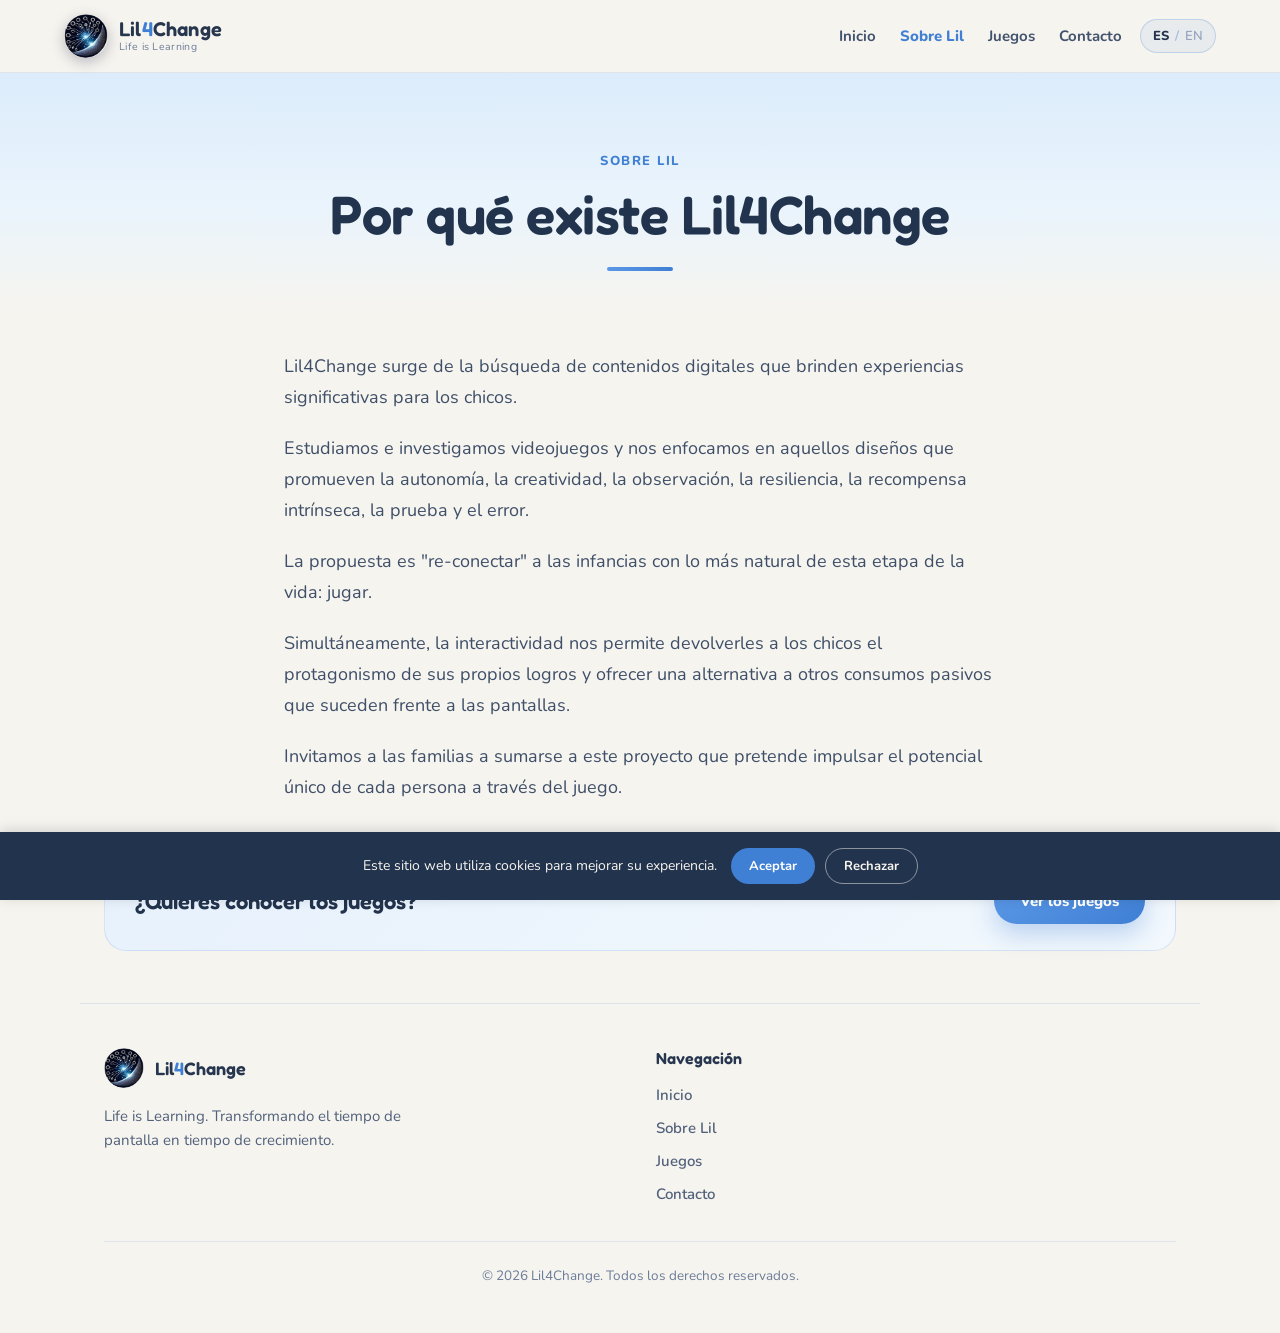
<file: about.html>
<!DOCTYPE html>
<html lang="es">
<head>
<meta charset="utf-8">
<meta name="viewport" content="width=device-width, initial-scale=1">
<title>Sobre Lil — Lil4Change</title>
<meta name="description" content="Por qué existe Lil4Change.">
<link rel="icon" href="assets/lil-logo7.png">
<link rel="preload" href="assets/fonts/fredoka.woff2" as="font" type="font/woff2" crossorigin>
<link rel="preload" href="assets/fonts/nunito-normal.woff2" as="font" type="font/woff2" crossorigin>
<style>
@font-face{font-family:'Fredoka';font-style:normal;font-weight:400 700;font-display:swap;src:url('assets/fonts/fredoka.woff2') format('woff2');}
@font-face{font-family:'Nunito';font-style:normal;font-weight:400 800;font-display:swap;src:url('assets/fonts/nunito-normal.woff2') format('woff2');}
@font-face{font-family:'Nunito';font-style:italic;font-weight:400;font-display:swap;src:url('assets/fonts/nunito-italic.woff2') format('woff2');}
@font-face{font-family:'Fredoka Fallback';src:local('Arial'),local('Liberation Sans'),local('Arimo');ascent-override:97.4%;descent-override:23.6%;line-gap-override:0%;size-adjust:119.34%;}
@font-face{font-family:'Nunito Fallback';src:local('Arial'),local('Liberation Sans'),local('Arimo');ascent-override:101.1%;descent-override:35.3%;line-gap-override:0%;size-adjust:126.96%;}
</style>
<style>
  *{box-sizing:border-box}
  html{scroll-behavior:smooth}
  body{margin:0;font-family:"Nunito","Nunito Fallback",system-ui,sans-serif;background:#f6f4ef;color:#2b3a53;-webkit-font-smoothing:antialiased}
  a{color:inherit}
  @keyframes lilRise{from{opacity:0;transform:translateY(18px)}to{opacity:1;transform:translateY(0)}}
  @keyframes lilDandelionIdle{0%,100%{transform:translate(0,0)}50%{transform:translate(1px,-4px)}}
  @media (max-width:760px){ .lil-navlinks{display:none !important} .lil-hamburger{display:flex !important} .lil-desktoponly{display:none !important} }
  @media (max-width:480px){ .lil-tagline{display:none !important} }
  .lil-cta-primary{transition:transform .18s ease}
  .lil-cta-primary:hover{transform:translateY(-2px)}
</style>
</head>
<body>
<div style="min-height:100vh">

  <!-- NAV -->
  <header style="position:sticky;top:0;z-index:40;backdrop-filter:blur(12px);background:rgba(246,244,239,.78);border-bottom:1px solid rgba(63,127,212,.12)">
    <nav style="max-width:1200px;margin:0 auto;padding:14px 24px;display:flex;flex-wrap:wrap;align-items:center;gap:12px 18px">
      <a href="index.html" style="display:flex;align-items:center;gap:11px;text-decoration:none;color:inherit;margin-right:auto">
        <img src="assets/lil-logo7.png" alt="Lil4Change" style="width:44px;height:44px;border-radius:50%;box-shadow:0 4px 14px rgba(20,32,64,.28)">
        <span style="display:flex;flex-direction:column;line-height:1">
          <span style="font-family:'Fredoka','Fredoka Fallback',sans-serif;font-weight:600;font-size:20px;letter-spacing:.2px;color:#26364f">Lil<span style="color:#3f7fd4">4</span>Change</span>
          <span class="lil-tagline" style="font-size:10.5px;color:#6b7c98;margin-top:3px;letter-spacing:.3px">Life is Learning</span>
        </span>
      </a>
      <div style="display:flex;align-items:center;gap:24px" class="lil-navlinks">
        <a href="index.html" data-i18n="navHome" style="color:#42536e;text-decoration:none;font-weight:700;font-size:15px">Inicio</a>
        <a href="about.html" data-i18n="navAbout" style="color:#3f7fd4;text-decoration:none;font-weight:800;font-size:15px">Sobre Lil</a>
        <a href="games.html" data-i18n="navGames" style="color:#42536e;text-decoration:none;font-weight:700;font-size:15px">Juegos</a>
        <a href="contact.html" data-i18n="navContact" style="color:#42536e;text-decoration:none;font-weight:700;font-size:15px">Contacto</a>
      </div>
      <button onclick="toggleMenu()" aria-label="Menu" class="lil-hamburger" style="display:none;align-items:center;justify-content:center;width:42px;height:42px;background:rgba(63,127,212,.1);border:1px solid rgba(63,127,212,.28);border-radius:12px;cursor:pointer;order:5">
        <svg id="lilIconOpen" width="20" height="20" viewBox="0 0 20 20" fill="none" stroke="#3f7fd4" stroke-width="2" stroke-linecap="round"><line x1="3" y1="6" x2="17" y2="6"></line><line x1="3" y1="10" x2="17" y2="10"></line><line x1="3" y1="14" x2="17" y2="14"></line></svg>
        <svg id="lilIconClose" width="20" height="20" viewBox="0 0 20 20" fill="none" stroke="#3f7fd4" stroke-width="2" stroke-linecap="round" style="display:none"><line x1="4" y1="4" x2="16" y2="16"></line><line x1="16" y1="4" x2="4" y2="16"></line></svg>
      </button>
      <button onclick="toggleLang()" aria-label="Toggle language" class="lil-desktoponly" style="display:flex;align-items:center;gap:6px;background:rgba(63,127,212,.08);border:1px solid rgba(63,127,212,.25);color:#3f7fd4;font-family:'Nunito','Nunito Fallback',system-ui,sans-serif;font-weight:700;font-size:13px;padding:7px 12px;border-radius:999px;cursor:pointer">
        <span id="lilEsA">ES</span><span style="opacity:.4">/</span><span id="lilEnA">EN</span>
      </button>
    </nav>
    <div id="lilMobileMenu" style="display:none;flex-direction:column;padding:8px 24px 20px;gap:2px;border-top:1px solid rgba(63,127,212,.12)">
      <a href="index.html" onclick="closeMenu()" data-i18n="navHome" style="color:#2b3a53;text-decoration:none;font-weight:700;font-size:17px;padding:13px 4px">Inicio</a>
      <a href="about.html" onclick="closeMenu()" data-i18n="navAbout" style="color:#3f7fd4;text-decoration:none;font-weight:800;font-size:17px;padding:13px 4px;border-top:1px solid rgba(63,127,212,.1)">Sobre Lil</a>
      <a href="games.html" onclick="closeMenu()" data-i18n="navGames" style="color:#2b3a53;text-decoration:none;font-weight:700;font-size:17px;padding:13px 4px;border-top:1px solid rgba(63,127,212,.1)">Juegos</a>
      <a href="contact.html" onclick="closeMenu()" data-i18n="navContact" style="color:#2b3a53;text-decoration:none;font-weight:700;font-size:17px;padding:13px 4px;border-top:1px solid rgba(63,127,212,.1)">Contacto</a>
      <div style="display:flex;align-items:center;gap:12px;padding:14px 4px 6px;border-top:1px solid rgba(63,127,212,.1)">
        <span data-i18n="langLabel" style="font-size:14px;font-weight:700;color:#6b7c98">Idioma</span>
        <button onclick="toggleLang()" aria-label="Toggle language" style="display:flex;align-items:center;gap:6px;background:rgba(63,127,212,.08);border:1px solid rgba(63,127,212,.25);color:#3f7fd4;font-family:'Nunito','Nunito Fallback',system-ui,sans-serif;font-weight:700;font-size:14px;padding:8px 14px;border-radius:999px;cursor:pointer"><span id="lilEsB">ES</span><span style="opacity:.4">/</span><span id="lilEnB">EN</span></button>
      </div>
    </div>
  </header>

  <!-- PAGE HERO -->
  <section style="position:relative;overflow:hidden;background:linear-gradient(180deg,#dcecfb 0%,#eaf4fc 55%,#f6f4ef 100%);padding:76px 24px 44px">
    <div style="position:relative;max-width:820px;margin:0 auto;text-align:center">
      <span data-i18n="aboutTag" style="display:inline-block;color:#3f7fd4;font-weight:800;font-size:13px;letter-spacing:1.5px;text-transform:uppercase;animation:lilRise .6s ease-out both">Sobre Lil</span>
      <h1 data-i18n="aboutTitle" style="font-family:'Fredoka','Fredoka Fallback',sans-serif;font-weight:600;font-size:clamp(32px,5.2vw,54px);line-height:1.08;letter-spacing:-.5px;margin:14px 0 0;color:#22334d;animation:lilRise .6s ease-out .1s both">Por qué existe Lil4Change</h1>
      <div style="width:66px;height:4px;border-radius:99px;background:linear-gradient(90deg,#5a97e6,#3f7fd4);margin:24px auto 0"></div>
    </div>
  </section>

  <!-- ABOUT BODY -->
  <section style="max-width:760px;margin:0 auto;padding:36px 24px 20px">
    <div id="lilAboutParas" style="display:flex;flex-direction:column;gap:20px"></div>
  </section>

  <!-- CTA STRIP -->
  <section style="max-width:1120px;margin:0 auto;padding:28px 24px 8px">
    <div style="display:flex;flex-wrap:wrap;gap:16px;align-items:center;justify-content:space-between;background:linear-gradient(135deg,#e7f1fc,#f2f8fd);border:1px solid rgba(63,127,212,.16);border-radius:22px;padding:26px 30px">
      <span data-i18n="aboutCta" style="font-family:'Fredoka','Fredoka Fallback',sans-serif;font-weight:600;font-size:clamp(18px,2.4vw,22px);color:#22334d">¿Quieres conocer los juegos?</span>
      <a href="games.html" class="lil-cta-primary" data-i18n="finalBtn" style="background:linear-gradient(135deg,#5a97e6,#3f7fd4);color:#fff;text-decoration:none;font-weight:800;font-size:15px;padding:13px 26px;border-radius:999px;box-shadow:0 10px 24px rgba(63,127,212,.3);white-space:nowrap">Ver los juegos</a>
    </div>
  </section>

  <!-- FOOTER -->
  <footer style="max-width:1120px;margin:44px auto 0;padding:44px 24px 48px;border-top:1px solid rgba(63,127,212,.14)">
    <div style="display:grid;grid-template-columns:repeat(auto-fit,minmax(240px,1fr));gap:32px">
      <div>
        <a href="index.html" style="display:flex;align-items:center;gap:11px;text-decoration:none;color:inherit;margin-bottom:16px">
          <img src="assets/lil-logo7.png" alt="Lil4Change" style="width:40px;height:40px;border-radius:50%">
          <span style="font-family:'Fredoka','Fredoka Fallback',sans-serif;font-weight:600;font-size:18px;color:#26364f">Lil<span style="color:#3f7fd4">4</span>Change</span>
        </a>
        <p data-i18n="footerDesc" style="font-size:15px;line-height:1.6;color:#51617b;margin:0;max-width:320px"></p>
      </div>
      <div>
        <h5 data-i18n="footerNavTitle" style="font-family:'Fredoka','Fredoka Fallback',sans-serif;font-weight:600;font-size:16px;color:#26364f;margin:0 0 16px">Navegación</h5>
        <ul style="list-style:none;padding:0;margin:0;display:flex;flex-direction:column;gap:11px">
          <li><a href="index.html" data-i18n="navHome" style="color:#51617b;text-decoration:none;font-weight:600;font-size:15px">Inicio</a></li>
          <li><a href="about.html" data-i18n="navAbout" style="color:#51617b;text-decoration:none;font-weight:600;font-size:15px">Sobre Lil</a></li>
          <li><a href="games.html" data-i18n="navGames" style="color:#51617b;text-decoration:none;font-weight:600;font-size:15px">Juegos</a></li>
          <li><a href="contact.html" data-i18n="navContact" style="color:#51617b;text-decoration:none;font-weight:600;font-size:15px">Contacto</a></li>
        </ul>
      </div>
    </div>
    <div data-i18n="footerCopyright" style="margin-top:36px;padding-top:24px;border-top:1px solid rgba(63,127,212,.12);text-align:center;font-size:13.5px;color:#6b7c98"></div>
  </footer>
</div>

<script>
const DICT = {
  es: {
    cookieMsg:"Este sitio web utiliza cookies para mejorar su experiencia.", cookieReject:"Rechazar", cookieAccept:"Aceptar",
    navHome:"Inicio", navAbout:"Sobre Lil", navGames:"Juegos", navContact:"Contacto", langLabel:"Idioma",
    aboutTag:"Sobre Lil",
    aboutTitle:"Por qué existe Lil4Change",
    aboutParas:[
      "Lil4Change surge de la búsqueda de contenidos digitales que brinden experiencias significativas para los chicos.",
      "Estudiamos e investigamos videojuegos y nos enfocamos en aquellos diseños que promueven la autonomía, la creatividad, la observación, la resiliencia, la recompensa intrínseca, la prueba y el error.",
      'La propuesta es "re-conectar" a las infancias con lo más natural de esta etapa de la vida: jugar.',
      "Simultáneamente, la interactividad nos permite devolverles a los chicos el protagonismo de sus propios logros y ofrecer una alternativa a otros consumos pasivos que suceden frente a las pantallas.",
      "Invitamos a las familias a sumarse a este proyecto que pretende impulsar el potencial único de cada persona a través del juego."
    ],
    aboutCta:"¿Quieres conocer los juegos?",
    finalBtn:"Ver los juegos",
    footerDesc:"Life is Learning. Transformando el tiempo de pantalla en tiempo de crecimiento.",
    footerNavTitle:"Navegación",
    footerCopyright:"© 2026 Lil4Change. Todos los derechos reservados."
  },
  en: {
    cookieMsg:"This website uses cookies to improve your experience.", cookieReject:"Decline", cookieAccept:"Accept",
    navHome:"Home", navAbout:"About Lil", navGames:"Games", navContact:"Contact", langLabel:"Language",
    aboutTag:"About Lil",
    aboutTitle:"Why Lil4Change exists",
    aboutParas:[
      "Lil4Change was born from the search for digital content that offers meaningful experiences for kids.",
      "We study and research video games, focusing on designs that foster autonomy, creativity, observation, resilience, intrinsic reward, and trial and error.",
      'Our aim is to "re-connect" childhood with the most natural part of this stage of life: play.',
      "At the same time, interactivity lets us give children back the leading role in their own achievements and offer an alternative to the other passive forms of consumption that happen in front of screens.",
      "We invite families to join this project, which seeks to nurture each person's unique potential through play."
    ],
    aboutCta:"Want to see the games?",
    finalBtn:"See the games",
    footerDesc:"Life is Learning. Turning screen time into growth time.",
    footerNavTitle:"Navigation",
    footerCopyright:"© 2026 Lil4Change. All rights reserved."
  }
};

function getLang(){ try { return localStorage.getItem('lil-lang') === 'en' ? 'en' : 'es'; } catch(e){ return 'es'; } }
let menuOpen = false;
function esc(s){ return String(s).replace(/&/g,'&amp;').replace(/</g,'&lt;').replace(/>/g,'&gt;'); }

function applyLang(lang){
  const t = DICT[lang];
  document.documentElement.lang = lang;
  document.querySelectorAll('[data-i18n]').forEach(el=>{
    const k = el.getAttribute('data-i18n');
    if (t[k] != null) el.textContent = t[k];
  });
  document.getElementById('lilAboutParas').innerHTML = t.aboutParas.map(p=>`<p style="font-size:18px;line-height:1.72;color:#3f4f68;margin:0">${esc(p)}</p>`).join('');
  const on = "color:#22334d;font-weight:800", off = "color:#93a3bd;font-weight:600";
  ['lilEsA','lilEsB'].forEach(id=>document.getElementById(id).style.cssText = lang==='es'?on:off);
  ['lilEnA','lilEnB'].forEach(id=>document.getElementById(id).style.cssText = lang==='en'?on:off);
  try { localStorage.setItem('lil-lang', lang); } catch(e){}
}
function toggleLang(){ applyLang(getLang()==='es'?'en':'es'); }
function toggleMenu(){
  menuOpen = !menuOpen;
  document.getElementById('lilMobileMenu').style.display = menuOpen ? 'flex' : 'none';
  document.getElementById('lilIconOpen').style.display = menuOpen ? 'none' : 'block';
  document.getElementById('lilIconClose').style.display = menuOpen ? 'block' : 'none';
}
function closeMenu(){ if(menuOpen) toggleMenu(); }

applyLang(getLang());
</script>
<!-- Cloudflare Web Analytics --><script type='module' src='https://static.cloudflareinsights.com/beacon.min.js' data-cf-beacon='{"token": "9a4043b0ff1a4733b459c253d428bbf3"}'></script><!-- End Cloudflare Web Analytics -->
<!-- Cookie consent + Google Analytics -->
<style>
#lilCookieBanner{position:fixed;left:0;right:0;bottom:0;z-index:9999;background:#22334d;color:#f6f4ef;padding:16px 20px;display:none;flex-wrap:wrap;align-items:center;justify-content:center;gap:14px;font-family:"Nunito","Nunito Fallback",system-ui,sans-serif;font-size:14px;box-shadow:0 -2px 12px rgba(0,0,0,.15)}
#lilCookieBanner p{margin:0;max-width:560px;line-height:1.4}
#lilCookieBanner .lilCookieBtns{display:flex;gap:10px}
#lilCookieBanner button{font-family:"Nunito","Nunito Fallback",system-ui,sans-serif;font-weight:700;font-size:13px;padding:8px 18px;border-radius:999px;border:none;cursor:pointer}
#lilCookieAccept{background:#3f7fd4;color:#fff}
#lilCookieReject{background:transparent;color:#f6f4ef;border:1px solid rgba(246,244,239,.5)!important}
@media (max-width:480px){#lilCookieBanner{flex-direction:column;text-align:center}}
</style>
<div id="lilCookieBanner" role="dialog" aria-label="Aviso de cookies">
<p data-i18n="cookieMsg">Este sitio web utiliza cookies para mejorar su experiencia.</p>
<div class="lilCookieBtns"><button id="lilCookieAccept" type="button" data-i18n="cookieAccept">Aceptar</button><button id="lilCookieReject" type="button" data-i18n="cookieReject">Rechazar</button></div>
</div>
<script>
(function(){
var KEY='lilCookieConsent';
var GA_ID='G-HTQX284G82';
function loadGA(){
if(window.__lilGAloaded) return;
window.__lilGAloaded = true;
var s = document.createElement('script');
s.async = true;
s.src = 'https://www.googletagmanager.com/gtag/js?id='+GA_ID;
document.head.appendChild(s);
window.dataLayer = window.dataLayer || [];
function gtag(){ dataLayer.push(arguments); }
window.gtag = gtag;
gtag('js', new Date());
gtag('config', GA_ID);
}
var consent = null;
try { consent = localStorage.getItem(KEY); } catch(e) {}
if (consent === 'accepted') {
loadGA();
} else if (consent !== 'rejected') {
var banner = document.getElementById('lilCookieBanner');
if (banner) banner.style.display = 'flex';
}
var acceptBtn = document.getElementById('lilCookieAccept');
var rejectBtn = document.getElementById('lilCookieReject');
if (acceptBtn) acceptBtn.addEventListener('click', function(){
try { localStorage.setItem(KEY, 'accepted'); } catch(e) {}
document.getElementById('lilCookieBanner').style.display = 'none';
loadGA();
});
if (rejectBtn) rejectBtn.addEventListener('click', function(){
try { localStorage.setItem(KEY, 'rejected'); } catch(e) {}
document.getElementById('lilCookieBanner').style.display = 'none';
});
try { applyLang(getLang()); } catch(e) {}
})();
</script>
<!-- End cookie consent + Google Analytics -->
</body>
</html>
</file>
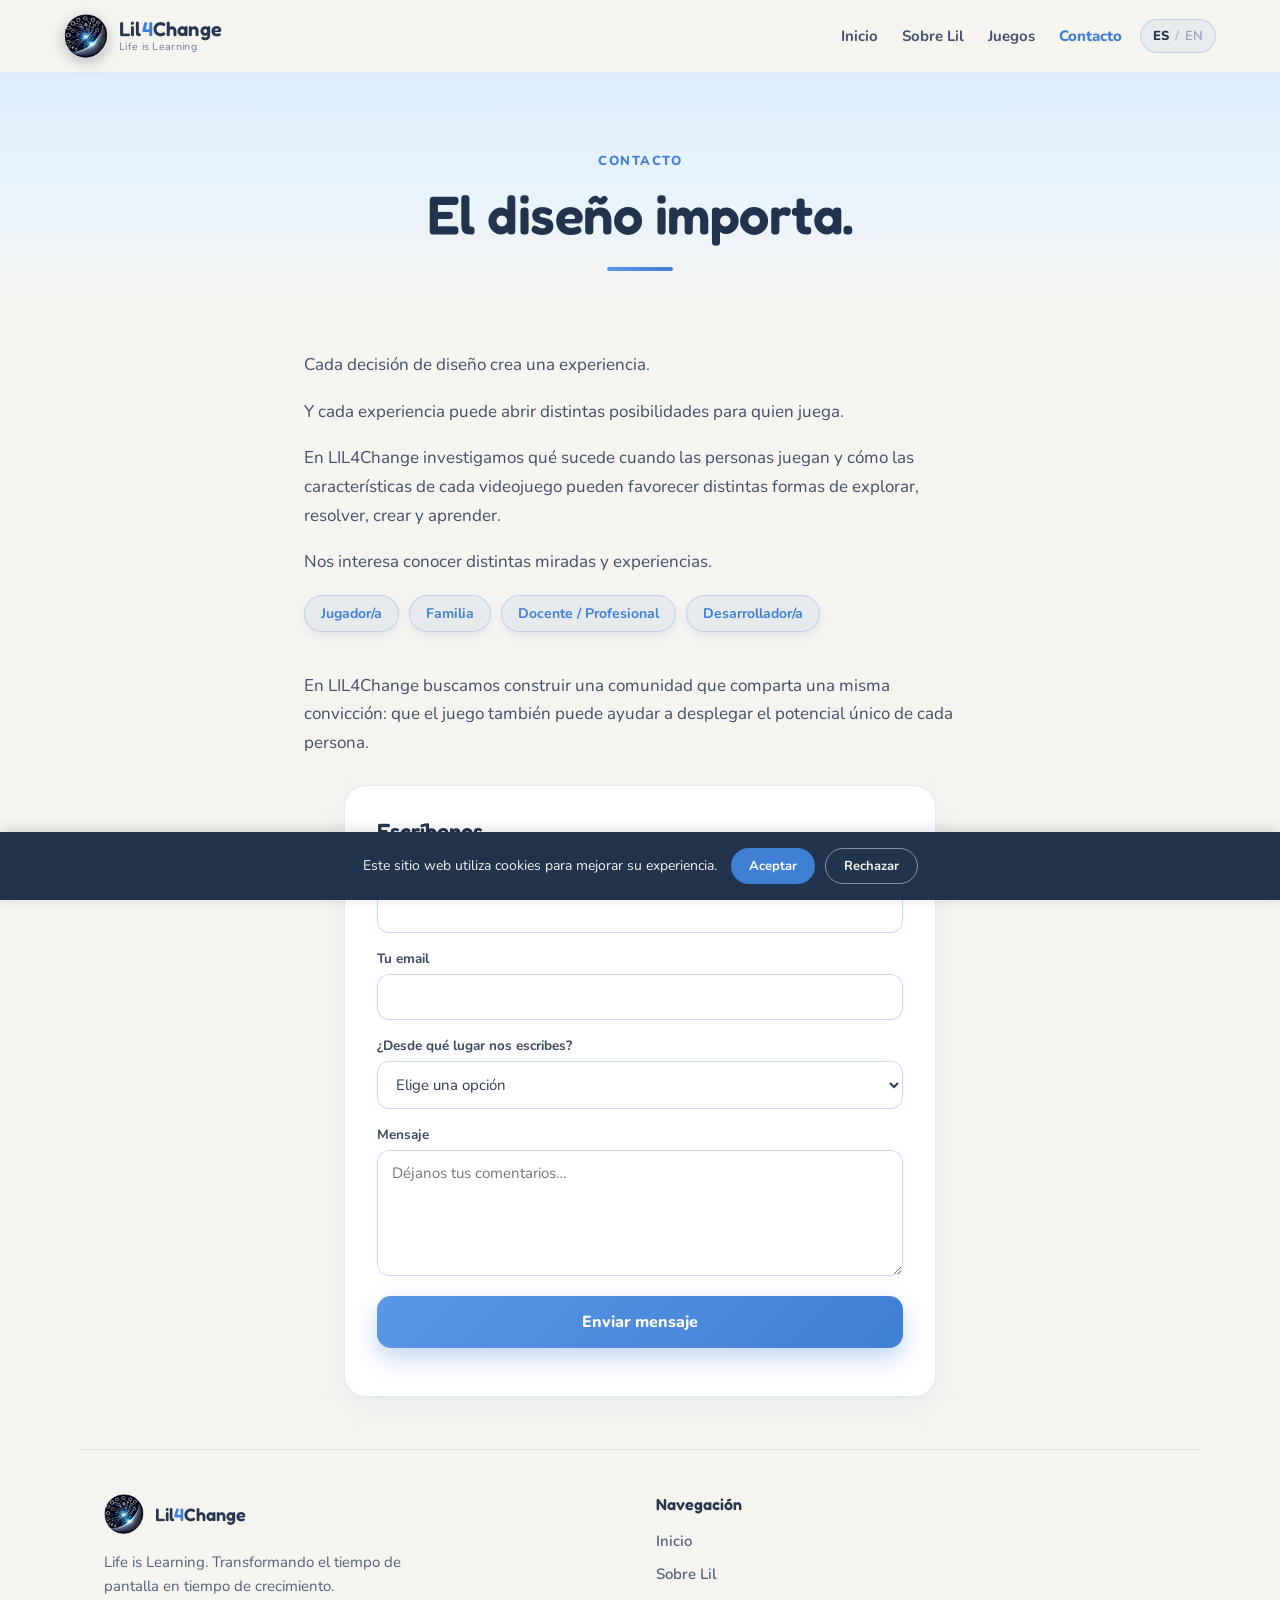
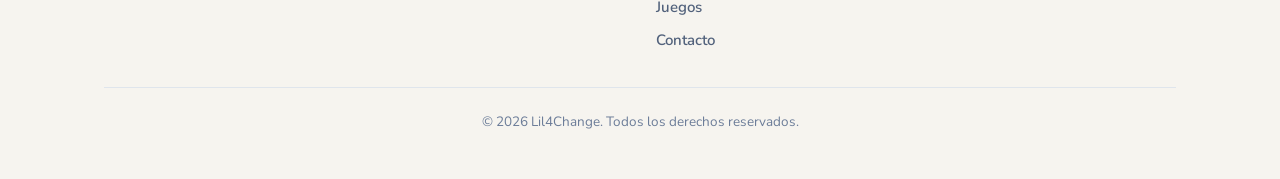
<file: contact.html>
<!DOCTYPE html>
<html lang="es">
<head>
<meta charset="utf-8">
<meta name="viewport" content="width=device-width, initial-scale=1">
<title>Contacto — Lil4Change</title>
<meta name="description" content="El diseño importa. Si desarrollas videojuegos con propósito, queremos conocer tu trabajo.">
<link rel="icon" href="assets/lil-logo7.png">
<link rel="preload" href="assets/fonts/fredoka.woff2" as="font" type="font/woff2" crossorigin>
<link rel="preload" href="assets/fonts/nunito-normal.woff2" as="font" type="font/woff2" crossorigin>
<style>
@font-face{font-family:'Fredoka';font-style:normal;font-weight:400 700;font-display:swap;src:url('assets/fonts/fredoka.woff2') format('woff2');}
@font-face{font-family:'Nunito';font-style:normal;font-weight:400 800;font-display:swap;src:url('assets/fonts/nunito-normal.woff2') format('woff2');}
@font-face{font-family:'Nunito';font-style:italic;font-weight:400;font-display:swap;src:url('assets/fonts/nunito-italic.woff2') format('woff2');}
@font-face{font-family:'Fredoka Fallback';src:local('Arial'),local('Liberation Sans'),local('Arimo');ascent-override:97.4%;descent-override:23.6%;line-gap-override:0%;size-adjust:119.34%;}
@font-face{font-family:'Nunito Fallback';src:local('Arial'),local('Liberation Sans'),local('Arimo');ascent-override:101.1%;descent-override:35.3%;line-gap-override:0%;size-adjust:126.96%;}
</style>
<style>
  *{box-sizing:border-box}
  html{scroll-behavior:smooth}
  body{margin:0;font-family:"Nunito","Nunito Fallback",system-ui,sans-serif;background:#f6f4ef;color:#2b3a53;-webkit-font-smoothing:antialiased}
  a{color:inherit}
  a,button{touch-action:manipulation}
  @keyframes lilRise{from{opacity:0;transform:translateY(18px)}to{opacity:1;transform:translateY(0)}}
  @keyframes lilDandelionIdle{0%,100%{transform:translate(0,0)}50%{transform:translate(1px,-4px)}}
  @media (max-width:760px){ .lil-navlinks{display:none !important} .lil-hamburger{display:flex !important} .lil-desktoponly{display:none !important} }
  @media (max-width:480px){ .lil-tagline{display:none !important} }
  .lil-cta-primary{transition:transform .18s ease}
  .lil-cta-primary:hover{transform:translateY(-2px)}
  .lil-inp{width:100%;padding:12px 14px;border:1px solid rgba(63,127,212,.28);border-radius:12px;font-family:'Nunito','Nunito Fallback',system-ui,sans-serif;font-size:15px;color:#2b3a53;background:#fff;outline:none;transition:border-color .15s,box-shadow .15s}
  .lil-inp:focus{border-color:#3f7fd4;box-shadow:0 0 0 3px rgba(63,127,212,.15)}
  .lil-rc-wrap{position:relative;display:inline-block}
  .lil-rc-badge{cursor:pointer;font-family:'Nunito','Nunito Fallback',system-ui,sans-serif;font-weight:700;font-size:14px;padding:8px 16px;border-radius:999px;border:1px solid rgba(63,127,212,.25);background:rgba(63,127,212,.08);color:#3f7fd4;box-shadow:0 4px 10px rgba(63,127,212,.12);transition:background .15s,color .15s,box-shadow .15s;outline:none}
  .lil-rc-wrap:hover .lil-rc-badge, .lil-rc-wrap:focus-within .lil-rc-badge, .lil-rc-wrap.lil-open .lil-rc-badge{background:#3f7fd4;color:#fff;box-shadow:0 8px 18px rgba(63,127,212,.28)}
  .lil-rc-panel{display:inline-block;width:fit-content;max-width:100%;max-height:0;overflow:hidden;border-radius:16px;margin-top:0;transition:max-height .45s cubic-bezier(.22,1,.36,1),margin-top .45s cubic-bezier(.22,1,.36,1)}
  .lil-rc-panel.lil-open{margin-top:14px}
  .lil-rc-card{background:#fff;border-radius:16px;padding:16px 18px;opacity:0;transition:opacity .18s ease}
  .lil-rc-panel.lil-open .lil-rc-card{opacity:1}
  .lil-rc-card.lil-shadow{box-shadow:0 14px 30px rgba(20,40,80,.14)}
  .lil-rc-card p{margin:0;font-size:15px;line-height:1.6;color:#3f4f68;white-space:nowrap}
  @media (max-width:520px){ .lil-rc-card p{white-space:normal} }
</style>
</head>
<body>
<div style="min-height:100vh">

  <!-- NAV -->
  <header style="position:sticky;top:0;z-index:40;backdrop-filter:blur(12px);background:rgba(246,244,239,.78);border-bottom:1px solid rgba(63,127,212,.12)">
    <nav style="max-width:1200px;margin:0 auto;padding:14px 24px;display:flex;flex-wrap:wrap;align-items:center;gap:12px 18px">
      <a href="index.html" style="display:flex;align-items:center;gap:11px;text-decoration:none;color:inherit;margin-right:auto">
        <img src="assets/lil-logo7.png" alt="Lil4Change" style="width:44px;height:44px;border-radius:50%;box-shadow:0 4px 14px rgba(20,32,64,.28)">
        <span style="display:flex;flex-direction:column;line-height:1">
          <span style="font-family:'Fredoka','Fredoka Fallback',sans-serif;font-weight:600;font-size:20px;letter-spacing:.2px;color:#26364f">Lil<span style="color:#3f7fd4">4</span>Change</span>
          <span class="lil-tagline" style="font-size:10.5px;color:#6b7c98;margin-top:3px;letter-spacing:.3px">Life is Learning</span>
        </span>
      </a>
      <div style="display:flex;align-items:center;gap:24px" class="lil-navlinks">
        <a href="index.html" data-i18n="navHome" style="color:#42536e;text-decoration:none;font-weight:700;font-size:15px">Inicio</a>
        <a href="about.html" data-i18n="navAbout" style="color:#42536e;text-decoration:none;font-weight:700;font-size:15px">Sobre Lil</a>
        <a href="games.html" data-i18n="navGames" style="color:#42536e;text-decoration:none;font-weight:700;font-size:15px">Juegos</a>
        <a href="contact.html" data-i18n="navContact" style="color:#3f7fd4;text-decoration:none;font-weight:800;font-size:15px">Contacto</a>
      </div>
      <button onclick="toggleMenu()" aria-label="Menu" class="lil-hamburger" style="display:none;align-items:center;justify-content:center;width:42px;height:42px;background:rgba(63,127,212,.1);border:1px solid rgba(63,127,212,.28);border-radius:12px;cursor:pointer;order:5">
        <svg id="lilIconOpen" width="20" height="20" viewBox="0 0 20 20" fill="none" stroke="#3f7fd4" stroke-width="2" stroke-linecap="round"><line x1="3" y1="6" x2="17" y2="6"></line><line x1="3" y1="10" x2="17" y2="10"></line><line x1="3" y1="14" x2="17" y2="14"></line></svg>
        <svg id="lilIconClose" width="20" height="20" viewBox="0 0 20 20" fill="none" stroke="#3f7fd4" stroke-width="2" stroke-linecap="round" style="display:none"><line x1="4" y1="4" x2="16" y2="16"></line><line x1="16" y1="4" x2="4" y2="16"></line></svg>
      </button>
      <button onclick="toggleLang()" aria-label="Toggle language" class="lil-desktoponly" style="display:flex;align-items:center;gap:6px;background:rgba(63,127,212,.08);border:1px solid rgba(63,127,212,.25);color:#3f7fd4;font-family:'Nunito','Nunito Fallback',system-ui,sans-serif;font-weight:700;font-size:13px;padding:7px 12px;border-radius:999px;cursor:pointer">
        <span id="lilEsA">ES</span><span style="opacity:.4">/</span><span id="lilEnA">EN</span>
      </button>
    </nav>
    <div id="lilMobileMenu" style="display:none;flex-direction:column;padding:8px 24px 20px;gap:2px;border-top:1px solid rgba(63,127,212,.12)">
      <a href="index.html" onclick="closeMenu()" data-i18n="navHome" style="color:#2b3a53;text-decoration:none;font-weight:700;font-size:17px;padding:13px 4px">Inicio</a>
      <a href="about.html" onclick="closeMenu()" data-i18n="navAbout" style="color:#2b3a53;text-decoration:none;font-weight:700;font-size:17px;padding:13px 4px;border-top:1px solid rgba(63,127,212,.1)">Sobre Lil</a>
      <a href="games.html" onclick="closeMenu()" data-i18n="navGames" style="color:#2b3a53;text-decoration:none;font-weight:700;font-size:17px;padding:13px 4px;border-top:1px solid rgba(63,127,212,.1)">Juegos</a>
      <a href="contact.html" onclick="closeMenu()" data-i18n="navContact" style="color:#3f7fd4;text-decoration:none;font-weight:800;font-size:17px;padding:13px 4px;border-top:1px solid rgba(63,127,212,.1)">Contacto</a>
      <div style="display:flex;align-items:center;gap:12px;padding:14px 4px 6px;border-top:1px solid rgba(63,127,212,.1)">
        <span data-i18n="langLabel" style="font-size:14px;font-weight:700;color:#6b7c98">Idioma</span>
        <button onclick="toggleLang()" aria-label="Toggle language" style="display:flex;align-items:center;gap:6px;background:rgba(63,127,212,.08);border:1px solid rgba(63,127,212,.25);color:#3f7fd4;font-family:'Nunito','Nunito Fallback',system-ui,sans-serif;font-weight:700;font-size:14px;padding:8px 14px;border-radius:999px;cursor:pointer"><span id="lilEsB">ES</span><span style="opacity:.4">/</span><span id="lilEnB">EN</span></button>
      </div>
    </div>
  </header>

  <!-- PAGE HERO -->
  <section style="position:relative;overflow:hidden;background:linear-gradient(180deg,#dcecfb 0%,#eaf4fc 55%,#f6f4ef 100%);padding:76px 24px 44px">
    <div style="position:relative;max-width:820px;margin:0 auto;text-align:center">
      <span data-i18n="contactTag" style="display:inline-block;color:#3f7fd4;font-weight:800;font-size:13px;letter-spacing:1.5px;text-transform:uppercase;animation:lilRise .6s ease-out both">Contacto</span>
      <h1 data-i18n="contactTitle" style="font-family:'Fredoka','Fredoka Fallback',sans-serif;font-weight:600;font-size:clamp(32px,5.2vw,54px);line-height:1.08;letter-spacing:-.5px;margin:14px 0 0;color:#22334d;animation:lilRise .6s ease-out .1s both">El diseño importa.</h1>
      <div style="width:66px;height:4px;border-radius:99px;background:linear-gradient(90deg,#5a97e6,#3f7fd4);margin:24px auto 0"></div>
    </div>
  </section>

  <!-- INTRO -->
  <section style="max-width:720px;margin:0 auto;padding:36px 24px 8px">
    <div id="lilContactIntro" style="display:flex;flex-direction:column;gap:18px"></div>
  </section>

  <!-- CONTACT FORM -->
  <section style="max-width:640px;margin:0 auto;padding:20px 24px 8px">
    <div style="background:#fff;border:1px solid rgba(63,127,212,.16);border-radius:22px;padding:32px 32px 34px;box-shadow:0 12px 30px rgba(63,127,212,.08)">
      <h2 id="lilFormTitle" style="font-family:'Fredoka','Fredoka Fallback',sans-serif;font-weight:600;font-size:22px;margin:0 0 18px;color:#22334d"></h2>
      <form id="lilContactForm" onsubmit="return submitContact(event)" novalidate>
        <div style="display:flex;flex-direction:column;gap:16px">
          <label style="display:flex;flex-direction:column;gap:6px">
            <span id="lilNameLbl" style="font-size:13.5px;font-weight:700;color:#3a4a63"></span>
            <input id="lilNameInp" name="lilName" type="text" required class="lil-inp">
          </label>
          <label style="display:flex;flex-direction:column;gap:6px">
            <span id="lilEmailLbl" style="font-size:13.5px;font-weight:700;color:#3a4a63"></span>
            <input id="lilEmailInp" name="lilEmail" type="email" required class="lil-inp">
          </label>
          <label style="display:flex;flex-direction:column;gap:6px">
            <span id="lilRoleLbl" style="font-size:13.5px;font-weight:700;color:#3a4a63"></span>
            <select id="lilRoleInp" name="lilRole" class="lil-inp"></select>
          </label>
          <label style="display:flex;flex-direction:column;gap:6px">
            <span id="lilMsgLbl" style="font-size:13.5px;font-weight:700;color:#3a4a63"></span>
            <textarea id="lilMsgInp" name="lilMessage" required rows="5" class="lil-inp" style="resize:vertical;min-height:120px"></textarea>
          </label>
        </div>
        <div class="h-captcha" data-captcha="true" data-sitekey="50b2fe65-b00b-4b9e-ad62-3ba471098be2" style="margin-top:20px"></div>
        <div style="margin-top:20px">
          <button id="lilSubmitBtn" type="submit" class="lil-cta-primary" style="width:100%;display:flex;align-items:center;justify-content:center;gap:9px;background:linear-gradient(135deg,#5a97e6,#3f7fd4);color:#fff;border:none;font-family:'Nunito','Nunito Fallback',system-ui,sans-serif;font-weight:800;font-size:16px;padding:15px 20px;border-radius:14px;box-shadow:0 10px 24px rgba(63,127,212,.32);cursor:pointer"></button>
          <p id="lilFormStatus" role="status" aria-live="polite" style="font-size:14.5px;font-weight:700;margin:14px 0 0;text-align:center"></p>
        </div>
      </form>
    </div>
  </section>

  <!-- FOOTER -->
  <footer style="max-width:1120px;margin:44px auto 0;padding:44px 24px 48px;border-top:1px solid rgba(63,127,212,.14)">
    <div style="display:grid;grid-template-columns:repeat(auto-fit,minmax(240px,1fr));gap:32px">
      <div>
        <a href="index.html" style="display:flex;align-items:center;gap:11px;text-decoration:none;color:inherit;margin-bottom:16px">
          <img src="assets/lil-logo7.png" alt="Lil4Change" style="width:40px;height:40px;border-radius:50%">
          <span style="font-family:'Fredoka','Fredoka Fallback',sans-serif;font-weight:600;font-size:18px;color:#26364f">Lil<span style="color:#3f7fd4">4</span>Change</span>
        </a>
        <p data-i18n="footerDesc" style="font-size:15px;line-height:1.6;color:#51617b;margin:0;max-width:320px"></p>
      </div>
      <div>
        <h5 data-i18n="footerNavTitle" style="font-family:'Fredoka','Fredoka Fallback',sans-serif;font-weight:600;font-size:16px;color:#26364f;margin:0 0 16px">Navegación</h5>
        <ul style="list-style:none;padding:0;margin:0;display:flex;flex-direction:column;gap:11px">
          <li><a href="index.html" data-i18n="navHome" style="color:#51617b;text-decoration:none;font-weight:600;font-size:15px">Inicio</a></li>
          <li><a href="about.html" data-i18n="navAbout" style="color:#51617b;text-decoration:none;font-weight:600;font-size:15px">Sobre Lil</a></li>
          <li><a href="games.html" data-i18n="navGames" style="color:#51617b;text-decoration:none;font-weight:600;font-size:15px">Juegos</a></li>
          <li><a href="contact.html" data-i18n="navContact" style="color:#51617b;text-decoration:none;font-weight:600;font-size:15px">Contacto</a></li>
        </ul>
      </div>
    </div>
    <div data-i18n="footerCopyright" style="margin-top:36px;padding-top:24px;border-top:1px solid rgba(63,127,212,.12);text-align:center;font-size:13.5px;color:#6b7c98"></div>
  </footer>
</div>

<script>
const WEB3FORMS_KEY = "b3a5045b-5ab5-4d66-956e-f9db56a6ac3a";

// ─────────────────────────────────────────────────────────────
//  hCaptcha spam protection.
//  hCaptcha does NOT work on localhost / file:// (shows "invalid data").
//  Leave this as false for local testing, then change it to true
//  once the site is deployed to its real domain to turn the captcha on.
const CAPTCHA_ENABLED = false;   // ← set to true when deployed
// ─────────────────────────────────────────────────────────────

const DICT = {
  es: {
    cookieMsg:"Este sitio web utiliza cookies para mejorar su experiencia.", cookieReject:"Rechazar", cookieAccept:"Aceptar",
    navHome:"Inicio", navAbout:"Sobre Lil", navGames:"Juegos", navContact:"Contacto", langLabel:"Idioma",
    contactTag:"Contacto",
    contactTitle:"El diseño importa.",
    contactIntro:[
      "Cada decisión de diseño crea una experiencia.",
      "Y cada experiencia puede abrir distintas posibilidades para quien juega.",
      "En LIL4Change investigamos qué sucede cuando las personas juegan y cómo las características de cada videojuego pueden favorecer distintas formas de explorar, resolver, crear y aprender.",
      "Nos interesa conocer distintas miradas y experiencias.",
      "En LIL4Change buscamos construir una comunidad que comparta una misma convicción: que el juego también puede ayudar a desplegar el potencial único de cada persona."
    ],
    roleTexts:[
      {label:"Jugador/a", text:"Queremos conocer tu experiencia con nuestra selección de juegos."},
      {label:"Familia", text:"Cuéntanos qué descubrieron mientras jugaban."},
      {label:"Docente / Profesional", text:"Tus observaciones y aportes son valiosos para nosotros."},
      {label:"Desarrollador/a", text:"Queremos que nos cuentes sobre tu trabajo y tus propuestas."}
    ],
    formTitle:"Escríbenos",
    nameLabel:"Tu nombre", emailLabel:"Tu email", messageLabel:"Mensaje",
    roleLabel:"¿Desde qué lugar nos escribes?",
    rolePlaceholder:"Elige una opción",
    roleOptions:["Jugador/a","Familia","Docente","Profesional","Desarrollador/a","Otro"],
    messagePlaceholder:"Déjanos tus comentarios…",
    submit:"Enviar mensaje", sending:"Enviando…",
    successMsg:"¡Gracias! Recibimos tu mensaje y te responderemos a la brevedad.",
    errorMsg:"Hubo un problema al enviar. Intenta de nuevo.",
    needFields:"Completa tu nombre, un email válido y un mensaje.",
    needCaptcha:"Por favor, completa el captcha para continuar.",
    footerDesc:"Life is Learning. Transformando el tiempo de pantalla en tiempo de crecimiento.",
    footerNavTitle:"Navegación",
    footerCopyright:"© 2026 Lil4Change. Todos los derechos reservados."
  },
  en: {
    cookieMsg:"This website uses cookies to improve your experience.", cookieReject:"Decline", cookieAccept:"Accept",
    navHome:"Home", navAbout:"About Lil", navGames:"Games", navContact:"Contact", langLabel:"Language",
    contactTag:"Contact",
    contactTitle:"Design matters.",
    contactIntro:[
      "Every design decision creates an experience.",
      "And every experience can open up different possibilities for the person playing.",
      "At Lil4Change we look into what happens when people play, and how each video game's characteristics can support different ways of exploring, solving, creating, and learning.",
      "We're interested in hearing different perspectives and experiences.",
      "At Lil4Change we're building a community united by one conviction: that play can also help unlock each person's unique potential."
    ],
    roleTexts:[
      {label:"Player", text:"We want to know about your experience with our selection of games."},
      {label:"Family", text:"Tell us what you discovered while you played."},
      {label:"Teacher / Professional", text:"Your observations and insights are valuable to us."},
      {label:"Developer", text:"We want to hear about your work and your ideas."}
    ],
    formTitle:"Write to us",
    nameLabel:"Your name", emailLabel:"Your email", messageLabel:"Message",
    roleLabel:"Where are you writing from?",
    rolePlaceholder:"Choose an option",
    roleOptions:["Player","Family","Teacher","Professional","Developer","Other"],
    messagePlaceholder:"Leave us your comments…",
    submit:"Send message", sending:"Sending…",
    successMsg:"Thank you! We received your message and will get back to you soon.",
    errorMsg:"Something went wrong. Please try again.",
    needFields:"Please enter your name, a valid email, and a message.",
    needCaptcha:"Please complete the captcha to continue.",
    footerDesc:"Life is Learning. Turning screen time into growth time.",
    footerNavTitle:"Navigation",
    footerCopyright:"© 2026 Lil4Change. All rights reserved."
  }
};

function getLang(){ try { return localStorage.getItem('lil-lang') === 'en' ? 'en' : 'es'; } catch(e){ return 'es'; } }
let menuOpen = false;
function esc(s){ return String(s).replace(/&/g,'&amp;').replace(/</g,'&lt;').replace(/>/g,'&gt;').replace(/"/g,'&quot;'); }
function renderRoleCards(t){
  const wrapEl = document.getElementById('lilRoleCards');
  const panelEl = document.getElementById('lilRolePanel');
  const textEl = document.getElementById('lilRolePanelText');
  if(!wrapEl || !panelEl || !textEl) return;
  wrapEl.innerHTML = t.roleTexts.map((r,i)=>
    `<div class="lil-rc-wrap" data-idx="${i}"><button type="button" class="lil-rc-badge">${esc(r.label)}</button></div>`
  ).join('');
  const card = panelEl.querySelector('.lil-rc-card');
  const show = (idx)=>{
    clearTimeout(window.__lilRoleShadowTimer);
    card.classList.remove('lil-shadow');
    textEl.textContent = t.roleTexts[idx].text;
    panelEl.classList.add('lil-open');
    panelEl.style.maxHeight = card.scrollHeight + 'px';
    wrapEl.querySelectorAll('.lil-rc-wrap').forEach(w=>
      w.classList.toggle('lil-open', +w.getAttribute('data-idx')===idx));
    window.__lilRoleShadowTimer = setTimeout(()=>card.classList.add('lil-shadow'), 460);
  };
  const hide = ()=>{
    clearTimeout(window.__lilRoleShadowTimer);
    card.classList.remove('lil-shadow');
    panelEl.classList.remove('lil-open');
    panelEl.style.maxHeight = '0px';
    wrapEl.querySelectorAll('.lil-rc-wrap').forEach(w=>w.classList.remove('lil-open'));
  };
  wrapEl.querySelectorAll('.lil-rc-wrap').forEach(w=>{
    const idx = +w.getAttribute('data-idx');
    w.addEventListener('mouseenter', ()=>{ if(!('ontouchstart' in window)) show(idx); });
    w.addEventListener('focus', ()=>{ if(!('ontouchstart' in window)) show(idx); });
    w.addEventListener('click', (e)=>{
      e.preventDefault();
      w.classList.contains('lil-open') ? hide() : show(idx);
    });
  });
  wrapEl.addEventListener('mouseleave', ()=>{ if(!('ontouchstart' in window)) hide(); });
}

function applyLang(lang){
  const t = DICT[lang];
  document.documentElement.lang = lang;
  document.querySelectorAll('[data-i18n]').forEach(el=>{
    const k = el.getAttribute('data-i18n');
    if (t[k] != null) el.textContent = t[k];
  });
  const introParas = t.contactIntro.map(p=>
    `<p style="font-size:17px;line-height:1.68;color:#3f4f68;margin:0">${esc(p)}</p>`);
  const roleBlock = `<div>
    <div id="lilRoleCards" style="display:flex;flex-wrap:wrap;gap:10px"></div>
    <div id="lilRolePanel" class="lil-rc-panel">
      <div class="lil-rc-card"><p id="lilRolePanelText"></p></div>
    </div>
  </div>`;
  document.getElementById('lilContactIntro').innerHTML =
    introParas.slice(0,4).join('') + roleBlock + introParas.slice(4).join('');
  renderRoleCards(t);
  document.getElementById('lilFormTitle').textContent = t.formTitle;
  document.getElementById('lilNameLbl').textContent = t.nameLabel;
  document.getElementById('lilEmailLbl').textContent = t.emailLabel;
  document.getElementById('lilRoleLbl').textContent = t.roleLabel;
  const roleSel = document.getElementById('lilRoleInp');
  const prevIdx = roleSel.selectedIndex;
  roleSel.innerHTML = `<option value="" disabled ${prevIdx<=0?'selected':''}>${esc(t.rolePlaceholder)}</option>` +
    t.roleOptions.map(o=>`<option value="${esc(o)}">${esc(o)}</option>`).join('');
  if (prevIdx > 0) roleSel.selectedIndex = prevIdx;
  document.getElementById('lilMsgLbl').textContent = t.messageLabel;
  document.getElementById('lilMsgInp').placeholder = t.messagePlaceholder;
  document.getElementById('lilSubmitBtn').textContent = t.submit;
  const on = "color:#22334d;font-weight:800", off = "color:#93a3bd;font-weight:600";
  ['lilEsA','lilEsB'].forEach(id=>{ const e=document.getElementById(id); if(e) e.style.cssText = lang==='es'?on:off; });
  ['lilEnA','lilEnB'].forEach(id=>{ const e=document.getElementById(id); if(e) e.style.cssText = lang==='en'?on:off; });
  try { localStorage.setItem('lil-lang', lang); } catch(e){}
}
function toggleLang(){ applyLang(getLang()==='es'?'en':'es'); }
function toggleMenu(){
  menuOpen = !menuOpen;
  document.getElementById('lilMobileMenu').style.display = menuOpen ? 'flex' : 'none';
  document.getElementById('lilIconOpen').style.display = menuOpen ? 'none' : 'block';
  document.getElementById('lilIconClose').style.display = menuOpen ? 'block' : 'none';
}
function closeMenu(){ if(menuOpen) toggleMenu(); }

async function submitContact(e){
  e.preventDefault();
  const lang = getLang(), t = DICT[lang];
  const name = document.getElementById('lilNameInp').value.trim();
  const email = document.getElementById('lilEmailInp').value.trim();
  const role = document.getElementById('lilRoleInp').value;
  const message = document.getElementById('lilMsgInp').value.trim();
  const status = document.getElementById('lilFormStatus');
  const btn = document.getElementById('lilSubmitBtn');
  const emailOk = /^[^\s@]+@[^\s@]+\.[^\s@]+$/.test(email);
  if(!name || !emailOk || !message){
    status.style.color = '#c0392b';
    status.textContent = t.needFields;
    return false;
  }
  let captchaToken = '';
  if(CAPTCHA_ENABLED){
    const captchaField = document.querySelector('#lilContactForm [name="h-captcha-response"]');
    captchaToken = captchaField ? captchaField.value : '';
    if(!captchaToken){
      status.style.color = '#c0392b';
      status.textContent = t.needCaptcha;
      return false;
    }
  }
  const fd = new FormData();
  fd.append('access_key', WEB3FORMS_KEY);
  fd.append('from_name', 'Lil4Change');
  fd.append('subject', (lang==='es'?'Contacto':'Contact') + ' — Lil4Change');
  fd.append('name', name);
  fd.append('email', email);
  if(role) fd.append('role', role);
  if(CAPTCHA_ENABLED) fd.append('h-captcha-response', captchaToken);
  fd.append('message', message);
  btn.disabled = true; btn.style.opacity = '.7'; btn.textContent = t.sending;
  status.style.color = '#6b7c98'; status.textContent = '';
  try {
    const res = await fetch('https://api.web3forms.com/submit', { method:'POST', body: fd });
    const data = await res.json();
    if(data.success){
      status.style.color = '#1f8a5b';
      status.textContent = t.successMsg;
      document.getElementById('lilContactForm').reset();
      try { if(CAPTCHA_ENABLED && window.hcaptcha) window.hcaptcha.reset(); } catch(e){}
    } else {
      status.style.color = '#c0392b';
      status.textContent = t.errorMsg;
      try { if(CAPTCHA_ENABLED && window.hcaptcha) window.hcaptcha.reset(); } catch(e){}
    }
  } catch(err){
    status.style.color = '#c0392b';
    status.textContent = t.errorMsg;
    try { if(CAPTCHA_ENABLED && window.hcaptcha) window.hcaptcha.reset(); } catch(e){}
  }
  btn.disabled = false; btn.style.opacity = '1'; btn.textContent = t.submit;
  return false;
}

// Load the hCaptcha widget only when enabled; otherwise hide the placeholder.
if(CAPTCHA_ENABLED){
  const s = document.createElement('script');
  s.src = 'https://web3forms.com/client/script.js';
  s.async = true; s.defer = true;
  document.head.appendChild(s);
} else {
  document.querySelectorAll('.h-captcha').forEach(el=>{ el.style.display = 'none'; });
}

applyLang(getLang());
</script>
<!-- Cloudflare Web Analytics --><script type='module' src='https://static.cloudflareinsights.com/beacon.min.js' data-cf-beacon='{"token": "9a4043b0ff1a4733b459c253d428bbf3"}'></script><!-- End Cloudflare Web Analytics -->
<!-- Cookie consent + Google Analytics -->
<style>
#lilCookieBanner{position:fixed;left:0;right:0;bottom:0;z-index:9999;background:#22334d;color:#f6f4ef;padding:16px 20px;display:none;flex-wrap:wrap;align-items:center;justify-content:center;gap:14px;font-family:"Nunito","Nunito Fallback",system-ui,sans-serif;font-size:14px;box-shadow:0 -2px 12px rgba(0,0,0,.15)}
#lilCookieBanner p{margin:0;max-width:560px;line-height:1.4}
#lilCookieBanner .lilCookieBtns{display:flex;gap:10px}
#lilCookieBanner button{font-family:"Nunito","Nunito Fallback",system-ui,sans-serif;font-weight:700;font-size:13px;padding:8px 18px;border-radius:999px;border:none;cursor:pointer}
#lilCookieAccept{background:#3f7fd4;color:#fff}
#lilCookieReject{background:transparent;color:#f6f4ef;border:1px solid rgba(246,244,239,.5)!important}
@media (max-width:480px){#lilCookieBanner{flex-direction:column;text-align:center}}
</style>
<div id="lilCookieBanner" role="dialog" aria-label="Aviso de cookies">
<p data-i18n="cookieMsg">Este sitio web utiliza cookies para mejorar su experiencia.</p>
<div class="lilCookieBtns"><button id="lilCookieAccept" type="button" data-i18n="cookieAccept">Aceptar</button><button id="lilCookieReject" type="button" data-i18n="cookieReject">Rechazar</button></div>
</div>
<script>
(function(){
var KEY='lilCookieConsent';
var GA_ID='G-HTQX284G82';
function loadGA(){
if(window.__lilGAloaded) return;
window.__lilGAloaded = true;
var s = document.createElement('script');
s.async = true;
s.src = 'https://www.googletagmanager.com/gtag/js?id='+GA_ID;
document.head.appendChild(s);
window.dataLayer = window.dataLayer || [];
function gtag(){ dataLayer.push(arguments); }
window.gtag = gtag;
gtag('js', new Date());
gtag('config', GA_ID);
}
var consent = null;
try { consent = localStorage.getItem(KEY); } catch(e) {}
if (consent === 'accepted') {
loadGA();
} else if (consent !== 'rejected') {
var banner = document.getElementById('lilCookieBanner');
if (banner) banner.style.display = 'flex';
}
var acceptBtn = document.getElementById('lilCookieAccept');
var rejectBtn = document.getElementById('lilCookieReject');
if (acceptBtn) acceptBtn.addEventListener('click', function(){
try { localStorage.setItem(KEY, 'accepted'); } catch(e) {}
document.getElementById('lilCookieBanner').style.display = 'none';
loadGA();
});
if (rejectBtn) rejectBtn.addEventListener('click', function(){
try { localStorage.setItem(KEY, 'rejected'); } catch(e) {}
document.getElementById('lilCookieBanner').style.display = 'none';
});
try { applyLang(getLang()); } catch(e) {}
})();
</script>
<!-- End cookie consent + Google Analytics -->
</body>
</html>
</file>
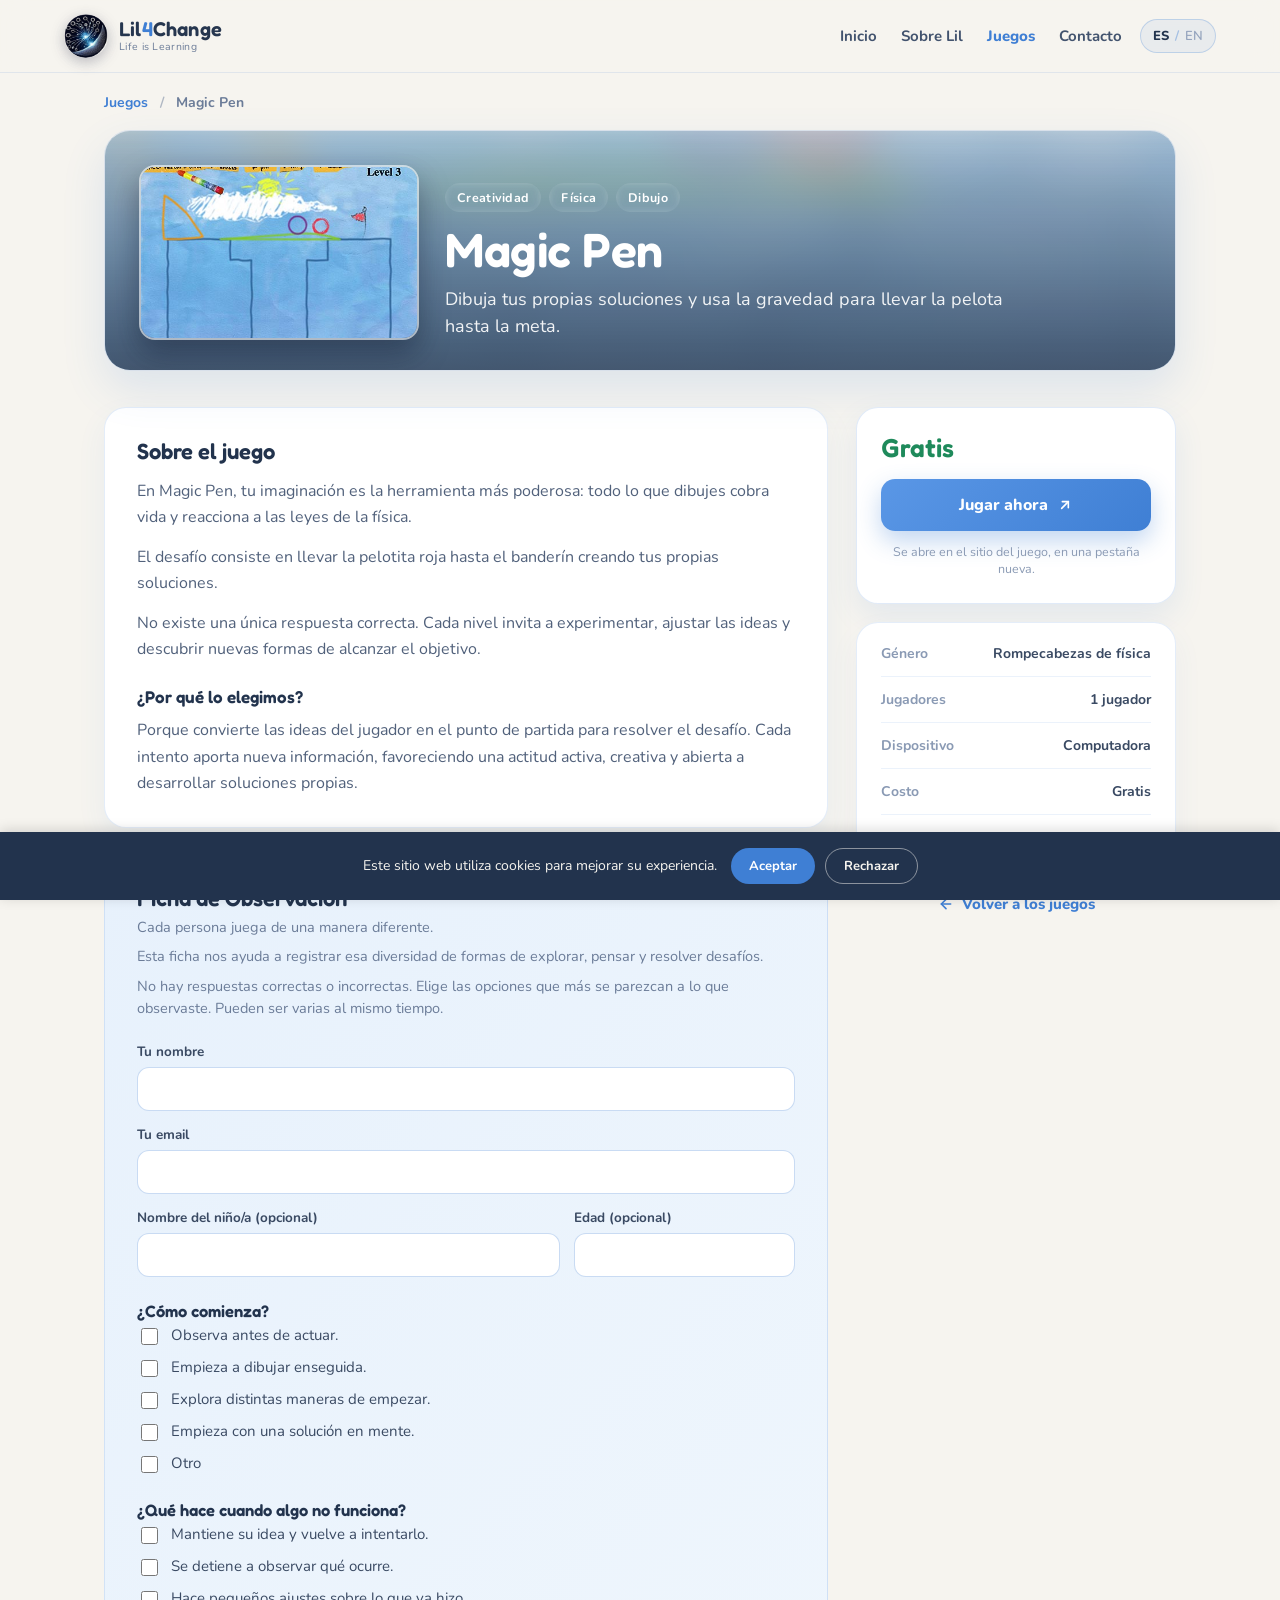
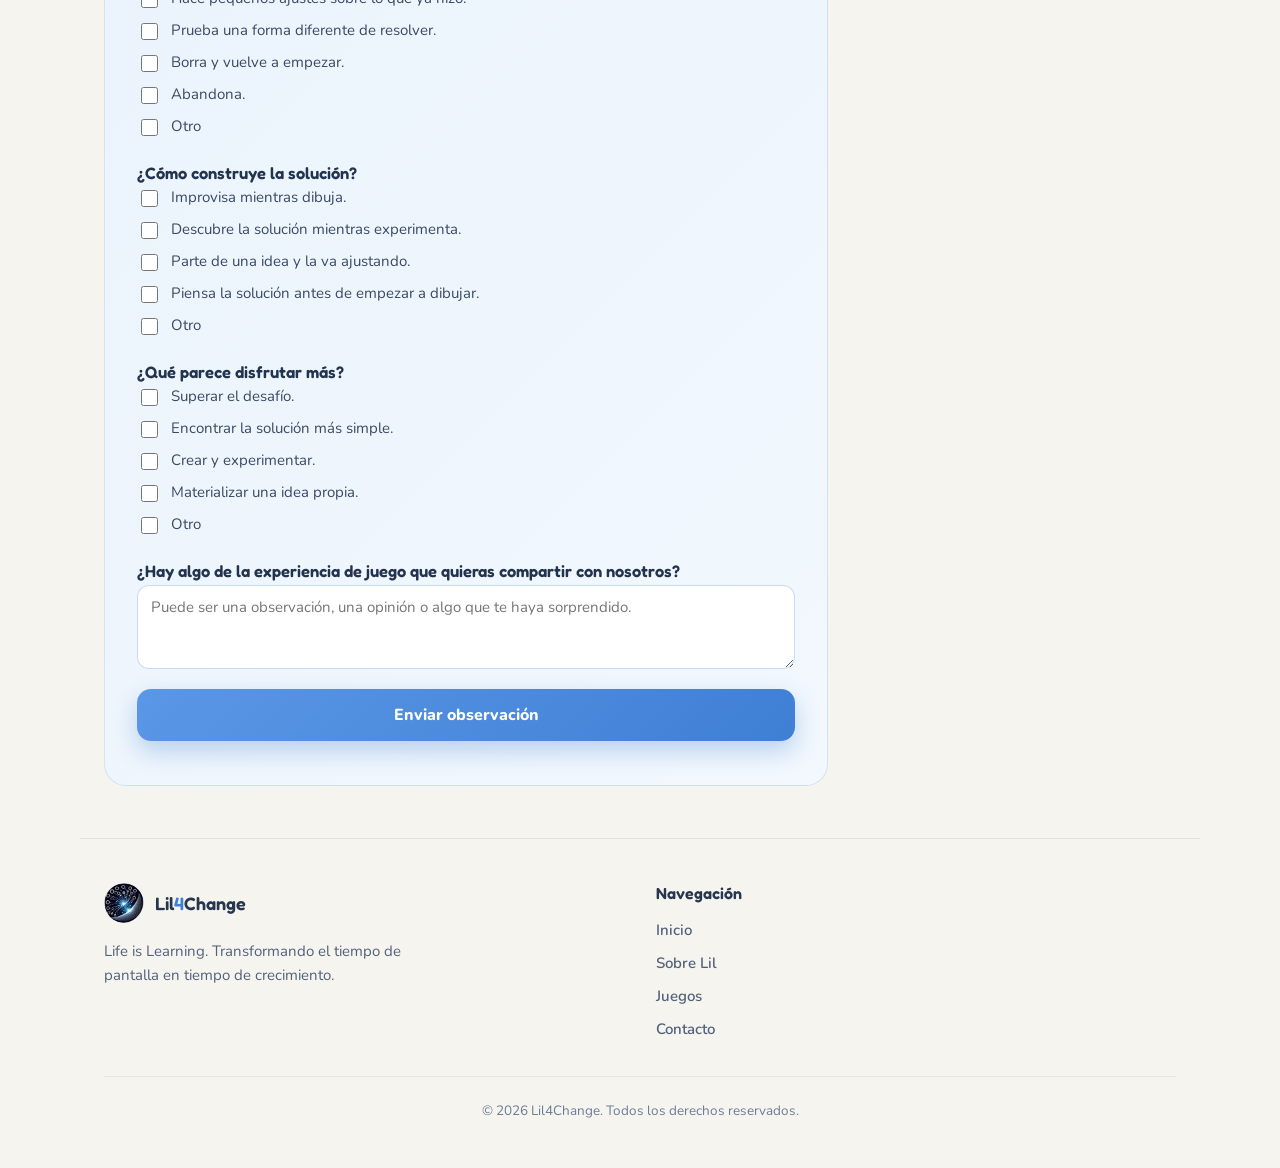
<file: game.html>
<!DOCTYPE html>
<html lang="es">
<head>
<meta charset="utf-8">
<meta name="viewport" content="width=device-width, initial-scale=1">
<title>Juego — Lil4Change</title>
<link rel="icon" href="assets/lil-logo7.png">
<link rel="preload" href="assets/fonts/fredoka.woff2" as="font" type="font/woff2" crossorigin>
<link rel="preload" href="assets/fonts/nunito-normal.woff2" as="font" type="font/woff2" crossorigin>
<style>
@font-face{font-family:'Fredoka';font-style:normal;font-weight:400 700;font-display:swap;src:url('assets/fonts/fredoka.woff2') format('woff2');}
@font-face{font-family:'Nunito';font-style:normal;font-weight:400 800;font-display:swap;src:url('assets/fonts/nunito-normal.woff2') format('woff2');}
@font-face{font-family:'Nunito';font-style:italic;font-weight:400;font-display:swap;src:url('assets/fonts/nunito-italic.woff2') format('woff2');}
@font-face{font-family:'Fredoka Fallback';src:local('Arial'),local('Liberation Sans'),local('Arimo');ascent-override:97.4%;descent-override:23.6%;line-gap-override:0%;size-adjust:119.34%;}
@font-face{font-family:'Nunito Fallback';src:local('Arial'),local('Liberation Sans'),local('Arimo');ascent-override:101.1%;descent-override:35.3%;line-gap-override:0%;size-adjust:126.96%;}
</style>
<style>
  *{box-sizing:border-box}
  html{scroll-behavior:smooth}
  body{margin:0;font-family:"Nunito","Nunito Fallback",system-ui,sans-serif;background:#f6f4ef;color:#2b3a53;-webkit-font-smoothing:antialiased}
  a{color:inherit}
  a,button{touch-action:manipulation}
  @keyframes lilRise{from{opacity:0;transform:translateY(18px)}to{opacity:1;transform:translateY(0)}}
  @media (max-width:760px){ .lil-navlinks{display:none !important} .lil-hamburger{display:flex !important} .lil-desktoponly{display:none !important} }
  @media (max-width:480px){ .lil-tagline{display:none !important} }
  .lil-detailgrid{display:grid;gap:28px;align-items:start;grid-template-columns:1fr 320px}
  .lil-col-left{display:flex;flex-direction:column;gap:26px}
  .lil-col-right{display:flex;flex-direction:column;gap:18px;position:sticky;top:96px}
  .lil-play-mobile{display:none}
  @media (max-width:840px){
    .lil-detailgrid{grid-template-columns:1fr}
    .lil-col-right{position:static}
    .lil-play-desktop{display:none}
    .lil-play-mobile{display:block}
  }
  .lil-cta-primary{transition:transform .18s ease}
  .lil-cta-primary:hover{transform:translateY(-2px)}
  .lil-inp{width:100%;padding:11px 13px;border:1px solid rgba(63,127,212,.28);border-radius:12px;font-family:'Nunito','Nunito Fallback',system-ui,sans-serif;font-size:15px;color:#2b3a53;background:#fff;outline:none;transition:border-color .15s,box-shadow .15s}
  .lil-inp:focus{border-color:#3f7fd4;box-shadow:0 0 0 3px rgba(63,127,212,.15)}
  .lil-optrow{display:flex;align-items:flex-start;gap:10px;cursor:pointer;font-size:15px;color:#3a4a63;line-height:1.45}
  .lil-optrow input{margin-top:3px;width:17px;height:17px;accent-color:#3f7fd4;flex:none;cursor:pointer}
  .lil-q,.lil-q5{border:none;padding:0;margin:0;display:flex;flex-direction:column;gap:9px}
  .lil-q legend,.lil-q5 legend{padding:0;font-family:'Fredoka','Fredoka Fallback',sans-serif;font-weight:600;font-size:16.5px;color:#22334d;margin-bottom:4px}
</style>
</head>
<body>
<div style="min-height:100vh">

  <!-- NAV -->
  <header style="position:sticky;top:0;z-index:40;backdrop-filter:blur(12px);background:rgba(246,244,239,.78);border-bottom:1px solid rgba(63,127,212,.12)">
    <nav style="max-width:1200px;margin:0 auto;padding:14px 24px;display:flex;flex-wrap:wrap;align-items:center;gap:12px 18px">
      <a href="index.html" style="display:flex;align-items:center;gap:11px;text-decoration:none;color:inherit;margin-right:auto">
        <img src="assets/lil-logo7.png" alt="Lil4Change" style="width:44px;height:44px;border-radius:50%;box-shadow:0 4px 14px rgba(20,32,64,.28)">
        <span style="display:flex;flex-direction:column;line-height:1">
          <span style="font-family:'Fredoka','Fredoka Fallback',sans-serif;font-weight:600;font-size:20px;letter-spacing:.2px;color:#26364f">Lil<span style="color:#3f7fd4">4</span>Change</span>
          <span class="lil-tagline" style="font-size:10.5px;color:#6b7c98;margin-top:3px;letter-spacing:.3px">Life is Learning</span>
        </span>
      </a>
      <div style="display:flex;align-items:center;gap:24px" class="lil-navlinks">
        <a href="index.html" data-i18n="navHome" style="color:#42536e;text-decoration:none;font-weight:700;font-size:15px">Inicio</a>
        <a href="about.html" data-i18n="navAbout" style="color:#42536e;text-decoration:none;font-weight:700;font-size:15px">Sobre Lil</a>
        <a href="games.html" data-i18n="navGames" style="color:#3f7fd4;text-decoration:none;font-weight:800;font-size:15px">Juegos</a>
        <a href="contact.html" data-i18n="navContact" style="color:#42536e;text-decoration:none;font-weight:700;font-size:15px">Contacto</a>
      </div>
      <button onclick="toggleMenu()" aria-label="Menu" class="lil-hamburger" style="display:none;align-items:center;justify-content:center;width:42px;height:42px;background:rgba(63,127,212,.1);border:1px solid rgba(63,127,212,.28);border-radius:12px;cursor:pointer;order:5">
        <svg id="lilIconOpen" width="20" height="20" viewBox="0 0 20 20" fill="none" stroke="#3f7fd4" stroke-width="2" stroke-linecap="round"><line x1="3" y1="6" x2="17" y2="6"></line><line x1="3" y1="10" x2="17" y2="10"></line><line x1="3" y1="14" x2="17" y2="14"></line></svg>
        <svg id="lilIconClose" width="20" height="20" viewBox="0 0 20 20" fill="none" stroke="#3f7fd4" stroke-width="2" stroke-linecap="round" style="display:none"><line x1="4" y1="4" x2="16" y2="16"></line><line x1="16" y1="4" x2="4" y2="16"></line></svg>
      </button>
      <button onclick="toggleLang()" aria-label="Toggle language" class="lil-desktoponly" style="display:flex;align-items:center;gap:6px;background:rgba(63,127,212,.08);border:1px solid rgba(63,127,212,.25);color:#3f7fd4;font-family:'Nunito','Nunito Fallback',system-ui,sans-serif;font-weight:700;font-size:13px;padding:7px 12px;border-radius:999px;cursor:pointer">
        <span id="lilEsA">ES</span><span style="opacity:.4">/</span><span id="lilEnA">EN</span>
      </button>
    </nav>
    <div id="lilMobileMenu" style="display:none;flex-direction:column;padding:8px 24px 20px;gap:2px;border-top:1px solid rgba(63,127,212,.12)">
      <a href="index.html" onclick="closeMenu()" data-i18n="navHome" style="color:#2b3a53;text-decoration:none;font-weight:700;font-size:17px;padding:13px 4px">Inicio</a>
      <a href="about.html" onclick="closeMenu()" data-i18n="navAbout" style="color:#2b3a53;text-decoration:none;font-weight:700;font-size:17px;padding:13px 4px;border-top:1px solid rgba(63,127,212,.1)">Sobre Lil</a>
      <a href="games.html" onclick="closeMenu()" data-i18n="navGames" style="color:#3f7fd4;text-decoration:none;font-weight:800;font-size:17px;padding:13px 4px;border-top:1px solid rgba(63,127,212,.1)">Juegos</a>
      <a href="contact.html" onclick="closeMenu()" data-i18n="navContact" style="color:#2b3a53;text-decoration:none;font-weight:700;font-size:17px;padding:13px 4px;border-top:1px solid rgba(63,127,212,.1)">Contacto</a>
    </div>
  </header>

  <!-- BREADCRUMB -->
  <div style="max-width:1120px;margin:0 auto;padding:20px 24px 0;font-size:14px;font-weight:700;color:#6b7c98">
    <a href="games.html" data-i18n="navGames" style="color:#3f7fd4;text-decoration:none">Juegos</a>
    <span style="margin:0 8px;opacity:.5">/</span>
    <span id="lilCrumbName"></span>
  </div>

  <!-- HERO -->
  <section style="max-width:1120px;margin:0 auto;padding:18px 24px 0">
    <div style="position:relative;overflow:hidden;border-radius:26px;border:1px solid rgba(63,127,212,.16);box-shadow:0 18px 44px rgba(63,127,212,.14);animation:lilRise .5s ease-out both">
      <img id="lilHeroBg" src="" alt="" style="position:absolute;inset:0;width:100%;height:100%;object-fit:cover;filter:blur(22px) saturate(1.1);transform:scale(1.15);opacity:.55">
      <div style="position:absolute;inset:0;background:linear-gradient(180deg,rgba(34,51,77,.15) 0%,rgba(34,51,77,.78) 100%)"></div>
      <div style="position:relative;display:flex;flex-wrap:wrap;align-items:flex-end;gap:26px;padding:34px 34px 30px">
        <div style="flex:none;width:min(280px,42vw);aspect-ratio:16/10;border-radius:16px;overflow:hidden;box-shadow:0 14px 30px rgba(10,20,40,.4);border:2px solid rgba(255,255,255,.55)">
          <img id="lilHeroThumb" src="" alt="" style="width:100%;height:100%;object-fit:cover;display:block">
        </div>
        <div style="flex:1 1 300px;min-width:240px">
          <div id="lilTags" style="display:flex;flex-wrap:wrap;gap:8px;margin-bottom:12px"></div>
          <h1 id="lilGameName" style="font-family:'Fredoka','Fredoka Fallback',sans-serif;font-weight:600;font-size:clamp(30px,5vw,48px);line-height:1.05;letter-spacing:-.5px;margin:0;color:#fff"></h1>
          <p id="lilPitch" style="font-size:clamp(15px,2vw,18px);line-height:1.5;color:rgba(255,255,255,.92);margin:12px 0 0;max-width:560px"></p>
        </div>
      </div>
    </div>
  </section>

  <!-- BODY -->
  <section style="max-width:1120px;margin:0 auto;padding:36px 24px 8px">
    <div class="lil-detailgrid">

      <!-- LEFT COLUMN -->
      <div class="lil-col-left">
        <!-- ABOUT -->
        <div style="background:#fff;border:1px solid rgba(63,127,212,.14);border-radius:22px;padding:30px 32px;box-shadow:0 12px 30px rgba(63,127,212,.07)">
          <h2 id="lilAboutLabel" style="font-family:'Fredoka','Fredoka Fallback',sans-serif;font-weight:600;font-size:22px;margin:0 0 14px;color:#22334d"></h2>
          <div id="lilAbout" style="display:flex;flex-direction:column;gap:13px"></div>
          <h3 id="lilWhyLabel" style="font-family:'Fredoka','Fredoka Fallback',sans-serif;font-weight:600;font-size:17px;margin:24px 0 10px;color:#22334d"></h3>
          <p id="lilWhy" style="font-size:16px;line-height:1.65;color:#51617b;margin:0"></p>
        </div>

        <!-- PLAY CARD (mobile only — shown above the form on small screens) -->
        <div class="lil-play-mobile" style="background:#fff;border:1px solid rgba(63,127,212,.16);border-radius:22px;padding:24px 24px 26px;box-shadow:0 12px 30px rgba(63,127,212,.1)">
          <div style="display:flex;align-items:baseline;gap:8px;margin-bottom:16px">
            <span class="lil-free" style="font-family:'Fredoka','Fredoka Fallback',sans-serif;font-weight:600;font-size:26px;color:#1f8a5b"></span>
          </div>
          <a class="lil-playlink lil-cta-primary" href="#" target="_blank" rel="noopener" style="display:flex;align-items:center;justify-content:center;gap:9px;background:linear-gradient(135deg,#5a97e6,#3f7fd4);color:#fff;text-decoration:none;font-weight:800;font-size:16px;padding:15px 20px;border-radius:14px;box-shadow:0 10px 24px rgba(63,127,212,.32)">
            <span class="lil-playnow"></span>
            <svg width="16" height="16" viewBox="0 0 24 24" fill="none" stroke="#fff" stroke-width="2.4" stroke-linecap="round" stroke-linejoin="round"><line x1="7" y1="17" x2="17" y2="7"></line><polyline points="8 7 17 7 17 16"></polyline></svg>
          </a>
          <p class="lil-opensext" style="font-size:12.5px;color:#8a9ab4;text-align:center;margin:12px 0 0"></p>
        </div>

        <!-- OBSERVATION FORM (replaces "what it develops") -->
        <div style="background:linear-gradient(135deg,#e7f1fc,#f2f8fd);border:1px solid rgba(63,127,212,.16);border-radius:22px;padding:30px 32px">
          <h2 id="lilObsTitle" style="font-family:'Fredoka','Fredoka Fallback',sans-serif;font-weight:600;font-size:22px;margin:0 0 6px;color:#22334d"></h2>
          <p id="lilObsIntro" style="font-size:14.5px;color:#6b7c98;margin:0 0 22px;line-height:1.5"></p>
          <form id="lilObserveForm" onsubmit="return submitObserve(event)" novalidate>
            <div style="display:flex;flex-direction:column;gap:14px;margin-bottom:24px">
              <label style="display:flex;flex-direction:column;gap:6px">
                <span id="lilNameLbl" style="font-size:13.5px;font-weight:700;color:#3a4a63"></span>
                <input id="lilNameInp" name="lilName" type="text" required class="lil-inp">
              </label>
              <label style="display:flex;flex-direction:column;gap:6px">
                <span id="lilEmailLbl" style="font-size:13.5px;font-weight:700;color:#3a4a63"></span>
                <input id="lilEmailInp" name="lilEmail" type="email" required class="lil-inp">
              </label>
              <div style="display:flex;flex-wrap:wrap;gap:14px">
                <label style="display:flex;flex-direction:column;gap:6px;flex:2 1 160px">
                  <span id="lilChildNameLbl" style="font-size:13.5px;font-weight:700;color:#3a4a63"></span>
                  <input id="lilChildNameInp" name="lilChildName" type="text" class="lil-inp">
                </label>
                <label style="display:flex;flex-direction:column;gap:6px;flex:1 1 90px">
                  <span id="lilChildAgeLbl" style="font-size:13.5px;font-weight:700;color:#3a4a63"></span>
                  <input id="lilChildAgeInp" name="lilChildAge" type="text" inputmode="numeric" class="lil-inp">
                </label>
              </div>
            </div>
            <div id="lilQuestions" style="display:flex;flex-direction:column;gap:24px"></div>
            <div class="h-captcha" data-captcha="true" data-sitekey="50b2fe65-b00b-4b9e-ad62-3ba471098be2" style="margin-top:24px"></div>
            <div style="margin-top:20px">
              <button id="lilSubmitBtn" type="submit" class="lil-cta-primary" style="width:100%;display:flex;align-items:center;justify-content:center;gap:9px;background:linear-gradient(135deg,#5a97e6,#3f7fd4);color:#fff;border:none;font-family:'Nunito','Nunito Fallback',system-ui,sans-serif;font-weight:800;font-size:16px;padding:15px 20px;border-radius:14px;box-shadow:0 10px 24px rgba(63,127,212,.32);cursor:pointer"></button>
              <p id="lilFormStatus" role="status" aria-live="polite" style="font-size:14.5px;font-weight:700;margin:14px 0 0;text-align:center"></p>
            </div>
          </form>
        </div>
      </div>

      <!-- RIGHT COLUMN -->
      <aside class="lil-col-right">
        <!-- PLAY CARD (desktop) -->
        <div class="lil-play-desktop" style="background:#fff;border:1px solid rgba(63,127,212,.16);border-radius:22px;padding:24px 24px 26px;box-shadow:0 12px 30px rgba(63,127,212,.1)">
          <div style="display:flex;align-items:baseline;gap:8px;margin-bottom:16px">
            <span class="lil-free" style="font-family:'Fredoka','Fredoka Fallback',sans-serif;font-weight:600;font-size:26px;color:#1f8a5b"></span>
          </div>
          <a class="lil-playlink lil-cta-primary" href="#" target="_blank" rel="noopener" style="display:flex;align-items:center;justify-content:center;gap:9px;background:linear-gradient(135deg,#5a97e6,#3f7fd4);color:#fff;text-decoration:none;font-weight:800;font-size:16px;padding:15px 20px;border-radius:14px;box-shadow:0 10px 24px rgba(63,127,212,.32)">
            <span class="lil-playnow"></span>
            <svg width="16" height="16" viewBox="0 0 24 24" fill="none" stroke="#fff" stroke-width="2.4" stroke-linecap="round" stroke-linejoin="round"><line x1="7" y1="17" x2="17" y2="7"></line><polyline points="8 7 17 7 17 16"></polyline></svg>
          </a>
          <p class="lil-opensext" style="font-size:12.5px;color:#8a9ab4;text-align:center;margin:12px 0 0"></p>
        </div>

        <!-- FACTS -->
        <div id="lilFacts" style="background:#fff;border:1px solid rgba(63,127,212,.14);border-radius:22px;padding:8px 24px;box-shadow:0 12px 30px rgba(63,127,212,.06)"></div>

        <!-- BACK -->
        <a href="games.html" style="display:flex;align-items:center;justify-content:center;gap:8px;color:#3f7fd4;text-decoration:none;font-weight:800;font-size:15px;padding:6px">
          <svg width="16" height="16" viewBox="0 0 24 24" fill="none" stroke="#3f7fd4" stroke-width="2.4" stroke-linecap="round" stroke-linejoin="round"><line x1="19" y1="12" x2="5" y2="12"></line><polyline points="12 19 5 12 12 5"></polyline></svg>
          <span id="lilBackToGames"></span>
        </a>
      </aside>
    </div>
  </section>

  <!-- FOOTER -->
  <footer style="max-width:1120px;margin:44px auto 0;padding:44px 24px 48px;border-top:1px solid rgba(63,127,212,.14)">
    <div style="display:grid;grid-template-columns:repeat(auto-fit,minmax(240px,1fr));gap:32px">
      <div>
        <a href="index.html" style="display:flex;align-items:center;gap:11px;text-decoration:none;color:inherit;margin-bottom:16px">
          <img src="assets/lil-logo7.png" alt="Lil4Change" style="width:40px;height:40px;border-radius:50%">
          <span style="font-family:'Fredoka','Fredoka Fallback',sans-serif;font-weight:600;font-size:18px;color:#26364f">Lil<span style="color:#3f7fd4">4</span>Change</span>
        </a>
        <p data-i18n="footerDesc" style="font-size:15px;line-height:1.6;color:#51617b;margin:0;max-width:320px"></p>
      </div>
      <div>
        <h5 data-i18n="footerNavTitle" style="font-family:'Fredoka','Fredoka Fallback',sans-serif;font-weight:600;font-size:16px;color:#26364f;margin:0 0 16px">Navegación</h5>
        <ul style="list-style:none;padding:0;margin:0;display:flex;flex-direction:column;gap:11px">
          <li><a href="index.html" data-i18n="navHome" style="color:#51617b;text-decoration:none;font-weight:600;font-size:15px">Inicio</a></li>
          <li><a href="about.html" data-i18n="navAbout" style="color:#51617b;text-decoration:none;font-weight:600;font-size:15px">Sobre Lil</a></li>
          <li><a href="games.html" data-i18n="navGames" style="color:#51617b;text-decoration:none;font-weight:600;font-size:15px">Juegos</a></li>
          <li><a href="contact.html" data-i18n="navContact" style="color:#51617b;text-decoration:none;font-weight:600;font-size:15px">Contacto</a></li>
        </ul>
      </div>
    </div>
    <div data-i18n="footerCopyright" style="margin-top:36px;padding-top:24px;border-top:1px solid rgba(63,127,212,.12);text-align:center;font-size:13.5px;color:#6b7c98"></div>
  </footer>
</div>

<script>
const WEB3FORMS_KEY = "b3a5045b-5ab5-4d66-956e-f9db56a6ac3a";

// ─────────────────────────────────────────────────────────────
//  hCaptcha spam protection.
//  hCaptcha does NOT work on localhost / file:// (shows "invalid data").
//  Leave this as false for local testing, then change it to true
//  once the site is deployed to its real domain to turn the captcha on.
const CAPTCHA_ENABLED = false;   // ← set to true when deployed
// ─────────────────────────────────────────────────────────────

const UI = {
  es: {
    cookieMsg:"Este sitio web utiliza cookies para mejorar su experiencia.", cookieReject:"Rechazar", cookieAccept:"Aceptar",
    navHome:"Inicio", navAbout:"Sobre Lil", navGames:"Juegos", navContact:"Contacto",
    aboutLabel:"Sobre el juego", whyLabel:"¿Por qué lo elegimos?",
    freeLabel:"Gratis", playNow:"Jugar ahora", opensExternal:"Se abre en el sitio del juego, en una pestaña nueva.",
    backToGames:"Volver a los juegos",
    factKeys:{genre:"Género", players:"Jugadores", device:"Dispositivo", cost:"Costo", ages:"Edad sugerida"},
    observe:{
      formTitle:"Ficha de Observación",
      intro:[
        "Cada persona juega de una manera diferente.",
        "Esta ficha nos ayuda a registrar esa diversidad de formas de explorar, pensar y resolver desafíos.",
        "No hay respuestas correctas o incorrectas. Elige las opciones que más se parezcan a lo que observaste. Pueden ser varias al mismo tiempo."
      ],
      nameLabel:"Tu nombre", emailLabel:"Tu email",
      childNameLabel:"Nombre del niño/a (opcional)", childAgeLabel:"Edad (opcional)",
      childNameMsg:"Niño/a", childAgeMsg:"Edad",
      otherLabel:"Otro", otherPlaceholder:"Cuéntanos qué observaste",
      q5Placeholder:"Puede ser una observación, una opinión o algo que te haya sorprendido.",
      submit:"Enviar observación", sending:"Enviando…",
      successMsg:[
        "Gracias por sumarte.",
        "Tu observación ya fue registrada.",
        "La integraremos con nuestros registros para elaborar una devolución personalizada sobre la experiencia de juego, poniendo el foco en las fortalezas observadas.",
        "Te enviaremos el informe en los próximos días al correo electrónico que nos brindaste."
      ],
      errorMsg:"Hubo un problema al enviar. Intenta de nuevo.",
      needFields:"Completa tu nombre y un email válido.",
      needCaptcha:"Por favor, completa el captcha para continuar.",
      questions:[
        "¿Cómo comienza?",
        "¿Qué hace cuando algo no funciona?",
        "¿Cómo construye la solución?",
        "¿Qué parece disfrutar más?",
        "¿Hay algo de la experiencia de juego que quieras compartir con nosotros?"
      ]
    },
    footerDesc:"Life is Learning. Transformando el tiempo de pantalla en tiempo de crecimiento.",
    footerNavTitle:"Navegación",
    footerCopyright:"© 2026 Lil4Change. Todos los derechos reservados."
  },
  en: {
    cookieMsg:"This website uses cookies to improve your experience.", cookieReject:"Decline", cookieAccept:"Accept",
    navHome:"Home", navAbout:"About Lil", navGames:"Games", navContact:"Contact",
    aboutLabel:"About the game", whyLabel:"Why we chose it",
    freeLabel:"Free", playNow:"Play now", opensExternal:"Opens on the game's site, in a new tab.",
    backToGames:"Back to games",
    factKeys:{genre:"Genre", players:"Players", device:"Device", cost:"Cost", ages:"Suggested age"},
    observe:{
      formTitle:"Observation Form",
      intro:[
        "Every child plays in their own way.",
        "This form helps us record that diversity of ways to explore, think, and solve challenges.",
        "There are no right or wrong answers. Choose the options that best match what you observed. You can pick more than one."
      ],
      nameLabel:"Your name", emailLabel:"Your email",
      childNameLabel:"Child's name (optional)", childAgeLabel:"Age (optional)",
      childNameMsg:"Child", childAgeMsg:"Age",
      otherLabel:"Other", otherPlaceholder:"Tell us what you observed",
      q5Placeholder:"It can be an observation, an opinion, or something that surprised you.",
      submit:"Send observation", sending:"Sending…",
      successMsg:[
        "Thank you for taking part.",
        "Your observation has been recorded.",
        "We'll integrate it with our records to prepare personalized feedback about the play experience, focusing on the strengths we observed.",
        "We'll send you the report over the next few days to the email you provided."
      ],
      errorMsg:"Something went wrong. Please try again.",
      needFields:"Please enter your name and a valid email.",
      needCaptcha:"Please complete the captcha to continue.",
      questions:[
        "How do they start?",
        "What do they do when something doesn't work?",
        "How do they build the solution?",
        "What do they seem to enjoy most?",
        "Is there anything about the gameplay experience you'd like to share with us?"
      ]
    },
    footerDesc:"Life is Learning. Turning screen time into growth time.",
    footerNavTitle:"Navigation",
    footerCopyright:"© 2026 Lil4Change. All rights reserved."
  }
};
const D = {
  "magic-pen": {
    name:"Magic Pen", url:"https://armorgames.com/play/1177/magic-pen", /* url:"https://bubblebox.com/magic-pen", */ img:"assets/games/magic-pen.jpg",
    es:{ tags:["Creatividad","Física","Dibujo"],
      pitch:"Dibuja tus propias soluciones y usa la gravedad para llevar la pelota hasta la meta.",
      about:["En Magic Pen, tu imaginación es la herramienta más poderosa: todo lo que dibujes cobra vida y reacciona a las leyes de la física.","El desafío consiste en llevar la pelotita roja hasta el banderín creando tus propias soluciones.","No existe una única respuesta correcta. Cada nivel invita a experimentar, ajustar las ideas y descubrir nuevas formas de alcanzar el objetivo."],
      why:"Porque convierte las ideas del jugador en el punto de partida para resolver el desafío. Cada intento aporta nueva información, favoreciendo una actitud activa, creativa y abierta a desarrollar soluciones propias.",
      observe:[
        ["Observa antes de actuar.","Empieza a dibujar enseguida.","Explora distintas maneras de empezar.","Empieza con una solución en mente."],
        ["Mantiene su idea y vuelve a intentarlo.","Se detiene a observar qué ocurre.","Hace pequeños ajustes sobre lo que ya hizo.","Prueba una forma diferente de resolver.","Borra y vuelve a empezar.","Abandona."],
        ["Improvisa mientras dibuja.","Descubre la solución mientras experimenta.","Parte de una idea y la va ajustando.","Piensa la solución antes de empezar a dibujar."],
        ["Superar el desafío.","Encontrar la solución más simple.","Crear y experimentar.","Materializar una idea propia."]
      ] },
    en:{ tags:["Creativity","Physics","Drawing"],
      pitch:"Draw your own solutions and use gravity to guide the ball to the goal.",
      about:["In Magic Pen, your imagination is the most powerful tool: everything you draw comes to life and reacts to the laws of physics.","The challenge is to get the little red ball to the flag by creating your own solutions.","There is no single correct answer. Each level invites you to experiment, adjust your ideas, and discover new ways to reach the goal."],
      why:"Because it turns the player's ideas into the starting point for solving the challenge. Each attempt brings new information, encouraging an active, creative attitude that is open to developing one's own solutions.",
      observe:[
        ["Observes before acting.","Starts drawing right away.","Explores different ways to start.","Starts with a solution in mind."],
        ["Keeps their idea and tries again.","Stops to observe what happens.","Makes small adjustments to what they already did.","Tries a different way to solve it.","Erases and starts over.","Gives up."],
        ["Improvises while drawing.","Discovers the solution while experimenting.","Starts from an idea and adjusts it.","Thinks out the solution before starting to draw."],
        ["Beating the challenge.","Finding the simplest solution.","Creating and experimenting.","Bringing their own idea to life."]
      ] },
    facts:{genre:{es:"Rompecabezas de física",en:"Physics puzzle"}, players:{es:"1 jugador",en:"1 player"}, device:{es:"Computadora",en:"Computer"}, ages:{es:"9+",en:"9+"}}
  },
  "bridge-builder": {
    name:"Bridge Builder", url:"https://www.crazygames.com/game/bridge-builder-eoi", img:"assets/games/bridge-builder.jpg",
    es:{ tags:["Construcción","Ingeniería","Optimización"],
      pitch:"Diseña puentes resistentes para que los vehículos crucen sanos y salvos.",
      about:["En Bridge Builder, cada puente es un nuevo desafío de ingeniería donde el peso, la tensión y el equilibrio ponen a prueba tus decisiones.","Tu objetivo es diseñar puentes capaces de soportar el paso de los vehículos utilizando materiales limitados.","No existe una única forma de resolver el desafío. Cada nivel invita a probar, ajustar y descubrir cómo pequeños cambios pueden transformar por completo el resultado."],
      why:"Porque una buena solución no siempre se alcanza en el primer intento y cada tentativa aporta información útil para mejorar el diseño. La experiencia de juego promueve una forma de pensar en la que probar, ajustar y volver a intentar forman parte natural del proceso.",
      observe:[
        ["Prueba de inmediato.","Observa antes de construir.","Explora distintas estructuras.","Comienza con una estructura definida."],
        ["Repite su idea inicial.","Se detiene a observar qué ocurre.","Refuerza y ajusta progresivamente.","Reorganiza el diseño.","Reinicia.","Usa la ayuda del juego.","Abandona."],
        ["Improvisa.","Descubre haciendo.","Analiza antes de actuar.","Planifica."],
        ["Superar el desafío.","Encontrar la solución óptima.","Crear y experimentar.","Materializar una idea propia."]
      ] },
    en:{ tags:["Building","Engineering","Optimization"],
      pitch:"Design sturdy bridges so the vehicles cross safe and sound.",
      about:["In Bridge Builder, every bridge is a new engineering challenge where weight, tension, and balance put your decisions to the test.","Your goal is to design bridges that can withstand the vehicles crossing, using limited materials.","There is no single way to solve the challenge. Each level invites you to test, adjust, and discover how small changes can completely transform the result."],
      why:"Because a good solution isn't always reached on the first try, and every attempt provides useful information for improving the design. The gameplay promotes a way of thinking in which testing, adjusting, and trying again are a natural part of the process.",
      observe:[
        ["Tries right away.","Observes before building.","Explores different structures.","Starts with a defined structure."],
        ["Repeats their initial idea.","Stops to observe what happens.","Reinforces and adjusts progressively.","Reorganizes the design.","Restarts.","Uses the game's help.","Gives up."],
        ["Improvises.","Discovers by doing.","Analyzes before acting.","Plans."],
        ["Beating the challenge.","Finding the optimal solution.","Creating and experimenting.","Bringing their own idea to life."]
      ] },
    facts:{genre:{es:"Rompecabezas de construcción",en:"Construction puzzle"}, players:{es:"1 jugador",en:"1 player"}, device:{es:"Computadora",en:"Computer"}, ages:{es:"9+",en:"9+"}}
  },
  "yellow": {
    name:"Yellow", /* url:"https://bubblebox.com/yellow", */ url:"https://www.silvergames.com/en/yellow", img:"assets/games/yellow.jpg",
    es:{ tags:["Lógica","Hipótesis","Pensamiento lateral"],
      pitch:"Descubre cómo pintar cada pantalla de amarillo.",
      about:["En Yellow, detrás de cada pantalla se esconde una lógica distinta. Cada nivel es un acertijo diferente con una única misión: volver todo amarillo.","No hay instrucciones que expliquen qué hacer. El desafío consiste en observar, formular hipótesis y descubrir las reglas que hacen funcionar cada nivel."],
      why:"Porque la incertidumbre también forma parte del aprendizaje. La curiosidad impulsa al jugador a seguir explorando hasta que la lógica comienza a revelarse y experimenta la satisfacción de descubrirla por sí mismo.",
      observe:[
        ["Actúa de inmediato.","Observa antes de actuar.","Explora distintas hipótesis.","Detecta patrones espontáneamente."],
        ["Repite su idea inicial.","Se detiene a observar qué ocurre.","Prueba una hipótesis diferente.","Espera antes de volver a intentar.","Usa la ayuda del juego.","Abandona."],
        ["Improvisa.","Descubre haciendo.","Analiza las opciones antes de actuar.","Imagina la regla del desafío."],
        ["Superar el desafío.","Descubrir la lógica del desafío por sí mismo/a.","Probar y experimentar.","Comprobar una idea."]
      ] },
    en:{ tags:["Logic","Hypotheses","Lateral thinking"],
      pitch:"Figure out how to paint each screen yellow.",
      about:["In Yellow, a different logic hides behind every screen. Each level is a different riddle with a single mission: turn everything yellow.","There are no instructions telling you what to do. The challenge is to observe, form hypotheses, and discover the rules that make each level work."],
      why:"Because uncertainty is also part of learning. Curiosity drives the player to keep exploring until the logic starts to reveal itself, and they feel the satisfaction of discovering it on their own.",
      observe:[
        ["Acts right away.","Observes before acting.","Explores different hypotheses.","Spots patterns spontaneously."],
        ["Repeats their initial idea.","Stops to observe what happens.","Tries a different hypothesis.","Waits before trying again.","Uses the game's help.","Gives up."],
        ["Improvises.","Discovers by doing.","Analyzes the options before acting.","Imagines the rule behind the challenge."],
        ["Beating the challenge.","Figuring out the challenge's logic on their own.","Testing and experimenting.","Confirming an idea."]
      ] },
    facts:{genre:{es:"Rompecabezas de lógica y pensamiento lateral",en:"Logic and lateral-thinking puzzle"}, players:{es:"1 jugador",en:"1 player"}, device:{es:"Computadora",en:"Computer"}, ages:{es:"9+",en:"9+"}}
  },
  "factory-balls": {
    name:"Factory Balls Forever", url:"https://playspark.net/games/factory-balls-forever", img:"assets/games/factory-balls.jpg",
    es:{ tags:["Secuenciación","Deducción","Pensamiento reversible"],
      pitch:"Descubre la secuencia para fabricar cada pelota.",
      about:["En Factory Balls Forever, cada nivel esconde una secuencia que hay que descubrir. El orden en que utilizas cada herramienta cambia por completo el resultado.","El desafío consiste en transformar una pelota blanca en el modelo solicitado utilizando los objetos disponibles. Cada decisión influye en las siguientes."],
      why:"Porque resolver un problema complejo muchas veces implica descomponerlo en pequeñas decisiones. La experiencia de juego invita a organizar las ideas, revisar la secuencia de las acciones y descubrir que cambiar el orden también puede modificar el resultado.",
      observe:[
        ["Actúa de inmediato.","Observa antes de actuar.","Planifica la secuencia.","Visualiza el resultado antes de empezar."],
        ["Repite su idea inicial.","Se detiene a observar qué ocurre.","Hace pequeños cambios.","Reordena la secuencia.","Explora nuevas combinaciones.","Abandona."],
        ["Improvisa.","Descubre haciendo.","Divide el problema en partes.","Planifica toda la secuencia antes de empezar."],
        ["Superar el desafío.","Descubrir la lógica del desafío por sí mismo/a.","Crear y experimentar.","Encontrar el mejor orden de los pasos."]
      ] },
    en:{ tags:["Sequencing","Deduction","Reversible thinking"],
      pitch:"Work out the sequence to build each ball.",
      about:["In Factory Balls Forever, each level hides a sequence you have to discover. The order in which you use each tool completely changes the result.","The challenge is to transform a white ball into the requested model using the available objects. Each decision affects the next ones."],
      why:"Because solving a complex problem often means breaking it down into small decisions. The gameplay invites you to organize your ideas, review the sequence of actions, and discover that changing the order can also change the result.",
      observe:[
        ["Acts right away.","Observes before acting.","Plans the sequence.","Visualizes the result before starting."],
        ["Repeats their initial idea.","Stops to observe what happens.","Makes small changes.","Reorders the sequence.","Explores new combinations.","Gives up."],
        ["Improvises.","Discovers by doing.","Breaks the problem into parts.","Plans the whole sequence before starting."],
        ["Beating the challenge.","Figuring out the challenge's logic on their own.","Creating and experimenting.","Finding the best order of steps."]
      ] },
    facts:{genre:{es:"Rompecabezas de lógica secuencial",en:"Sequential-logic puzzle"}, players:{es:"1 jugador",en:"1 player"}, device:{es:"Computadora",en:"Computer"}, ages:{es:"9+",en:"9+"}}
  },
  "evo-explores": {
    name:"Evo Explores", url:"https://www.gamepix.com/play/evo-explores", img:"assets/games/evo-explores.png",
    es:{ tags:["Perspectiva","Ilusiones ópticas","Contemplación"],
      pitch:"Cambia la perspectiva para descubrir caminos invisibles.",
      about:["En Evo Explores, el espacio no siempre es lo que parece. Cada nivel invita a recorrer arquitecturas imposibles donde cambiar el punto de vista revela caminos que antes parecían inexistentes.","El desafío consiste en encontrar nuevas formas de mirar un mismo problema."],
      why:"Porque muchas veces la solución no aparece al insistir con la misma idea, sino al animarse a cambiar de perspectiva. La experiencia de juego fomenta una forma de pensar más flexible frente a los desafíos.",
      observe:[
        ["Actúa de inmediato.","Observa antes de actuar.","Explora el entorno antes de avanzar.","Avanza directamente hacia el objetivo."],
        ["Repite su idea inicial.","Se detiene a observar qué ocurre.","Hace pequeños cambios.","Explora nuevas acciones.","Planifica.","Abandona."],
        ["Improvisa.","Descubre haciendo.","Visualiza la solución antes de actuar.","Cambia de perspectiva para encontrar la solución."],
        ["Superar el desafío.","Descubrir cómo funciona el desafío por sí mismo/a.","Explorar y experimentar.","Avanzar hasta el final de la aventura."]
      ] },
    en:{ tags:["Perspective","Optical illusions","Contemplation"],
      pitch:"Shift your perspective to reveal invisible paths.",
      about:["In Evo Explores, space isn't always what it seems. Each level invites you to travel through impossible architecture where changing your point of view reveals paths that seemed not to exist before.","The challenge is to find new ways of looking at the same problem."],
      why:"Because the solution often doesn't appear by insisting on the same idea, but by daring to change perspective. The gameplay encourages a more flexible way of thinking when facing challenges.",
      observe:[
        ["Acts right away.","Observes before acting.","Explores the surroundings before moving on.","Heads straight for the goal."],
        ["Repeats their initial idea.","Stops to observe what happens.","Makes small changes.","Explores new actions.","Plans.","Gives up."],
        ["Improvises.","Discovers by doing.","Visualizes the solution before acting.","Shifts perspective to find the solution."],
        ["Beating the challenge.","Figuring out how the challenge works on their own.","Exploring and experimenting.","Making it to the end of the adventure."]
      ] },
    facts:{genre:{es:"Rompecabezas de perspectiva",en:"Perspective puzzle"}, players:{es:"1 jugador",en:"1 player"}, device:{es:"Computadora",en:"Computer"}, ages:{es:"9+",en:"9+"}}
  }
};

function getLang(){ try { return localStorage.getItem('lil-lang') === 'en' ? 'en' : 'es'; } catch(e){ return 'es'; } }
function getId(){ try { return new URLSearchParams(window.location.search).get("id") || "magic-pen"; } catch(e){ return "magic-pen"; } }
let menuOpen = false;
function esc(s){ return String(s).replace(/&/g,'&amp;').replace(/</g,'&lt;').replace(/>/g,'&gt;').replace(/"/g,'&quot;'); }

/* ---- Observation form ---- */
function collectFormState(){
  const f = document.getElementById('lilObserveForm');
  if(!f) return null;
  const g = id => document.getElementById(id);
  const st = { name:(g('lilNameInp')||{}).value||'', email:(g('lilEmailInp')||{}).value||'', childName:(g('lilChildNameInp')||{}).value||'', childAge:(g('lilChildAgeInp')||{}).value||'', discovery:'', questions:[] };
  const ta = f.querySelector('[name=lilDiscovery]'); if(ta) st.discovery = ta.value;
  f.querySelectorAll('.lil-q').forEach(q=>{
    const checked = [...q.querySelectorAll('input[type=checkbox]')].map(c=>c.checked);
    const ot = q.querySelector('.lil-other-text');
    st.questions.push({ checked, otherText: ot ? ot.value : '' });
  });
  return st;
}
function renderObserve(lang){
  const t = UI[lang];
  const raw = D[getId()] || D["magic-pen"];
  const optSets = (raw[lang] || raw.es).observe;
  const prev = collectFormState();

  document.getElementById('lilObsTitle').textContent = t.observe.formTitle;
  document.getElementById('lilObsIntro').innerHTML = t.observe.intro.map(p=>
    `<span style="display:block;margin:0 0 8px">${esc(p)}</span>`).join('');
  document.getElementById('lilNameLbl').textContent = t.observe.nameLabel;
  document.getElementById('lilEmailLbl').textContent = t.observe.emailLabel;
  document.getElementById('lilChildNameLbl').textContent = t.observe.childNameLabel;
  document.getElementById('lilChildAgeLbl').textContent = t.observe.childAgeLabel;
  document.getElementById('lilSubmitBtn').textContent = t.observe.submit;

  let html = '';
  optSets.forEach((opts, qi)=>{
    let rows = opts.map(o=>
      `<label class="lil-optrow"><input class="lil-opt" type="checkbox"><span>${esc(o)}</span></label>`
    ).join('');
    rows += `<label class="lil-optrow"><input class="lil-other-cb" type="checkbox" onchange="toggleOther(${qi})"><span>${esc(t.observe.otherLabel)}</span></label>`;
    rows += `<input class="lil-other-text lil-inp" type="text" placeholder="${esc(t.observe.otherPlaceholder)}" style="display:none;margin-left:27px;width:calc(100% - 27px)">`;
    html += `<fieldset class="lil-q" data-qi="${qi}"><legend>${esc(t.observe.questions[qi])}</legend>${rows}</fieldset>`;
  });
  html += `<fieldset class="lil-q5"><legend>${esc(t.observe.questions[4])}</legend><textarea name="lilDiscovery" class="lil-inp" rows="3" placeholder="${esc(t.observe.q5Placeholder)}" style="resize:vertical;min-height:84px"></textarea></fieldset>`;
  document.getElementById('lilQuestions').innerHTML = html;

  if(prev){
    const n=document.getElementById('lilNameInp'); if(n) n.value=prev.name;
    const e=document.getElementById('lilEmailInp'); if(e) e.value=prev.email;
    const cn=document.getElementById('lilChildNameInp'); if(cn) cn.value=prev.childName;
    const ca=document.getElementById('lilChildAgeInp'); if(ca) ca.value=prev.childAge;
    const ta=document.querySelector('[name=lilDiscovery]'); if(ta) ta.value=prev.discovery;
    document.querySelectorAll('.lil-q').forEach((q,qi)=>{
      const st=prev.questions[qi]; if(!st) return;
      const cbs=q.querySelectorAll('input[type=checkbox]');
      st.checked.forEach((v,ci)=>{ if(cbs[ci]) cbs[ci].checked=v; });
      const ot=q.querySelector('.lil-other-text'), ocb=q.querySelector('.lil-other-cb');
      if(ot){ ot.value=st.otherText; if(ocb && ocb.checked) ot.style.display='block'; }
    });
  }
}
function toggleOther(qi){
  const q=document.querySelector('.lil-q[data-qi="'+qi+'"]');
  const cb=q.querySelector('.lil-other-cb'), txt=q.querySelector('.lil-other-text');
  txt.style.display = cb.checked ? 'block' : 'none';
  if(cb.checked) txt.focus();
}
function buildMessage(lang){
  const t = UI[lang];
  const raw = D[getId()] || D["magic-pen"];
  const optSets = (raw[lang] || raw.es).observe;
  const lines = [ t.observe.formTitle + " — " + raw.name, "" ];
  const childName = (document.getElementById('lilChildNameInp').value||'').trim();
  const childAge = (document.getElementById('lilChildAgeInp').value||'').trim();
  if(childName) lines.push(t.observe.childNameMsg + ": " + childName);
  if(childAge) lines.push(t.observe.childAgeMsg + ": " + childAge);
  if(childName || childAge) lines.push("");
  document.querySelectorAll('.lil-q').forEach((q,qi)=>{
    lines.push(t.observe.questions[qi]);
    const selected = [];
    q.querySelectorAll('.lil-opt').forEach((cb,oi)=>{ if(cb.checked) selected.push(optSets[qi][oi]); });
    const ocb=q.querySelector('.lil-other-cb');
    if(ocb && ocb.checked){ const ot=(q.querySelector('.lil-other-text').value||'').trim(); selected.push(t.observe.otherLabel + (ot ? ": " + ot : "")); }
    if(selected.length) selected.forEach(s=>lines.push("• " + s)); else lines.push("—");
    lines.push("");
  });
  const disc = (document.querySelector('[name=lilDiscovery]').value||'').trim();
  lines.push(t.observe.questions[4]);
  lines.push(disc || "—");
  return lines.join("\n");
}
async function submitObserve(e){
  e.preventDefault();
  const lang = getLang(), t = UI[lang];
  const name = document.getElementById('lilNameInp').value.trim();
  const email = document.getElementById('lilEmailInp').value.trim();
  const status = document.getElementById('lilFormStatus');
  const btn = document.getElementById('lilSubmitBtn');
  const emailOk = /^[^\s@]+@[^\s@]+\.[^\s@]+$/.test(email);
  if(!name || !emailOk){
    status.style.color = '#c0392b';
    status.textContent = t.observe.needFields;
    return false;
  }
  let captchaToken = '';
  if(CAPTCHA_ENABLED){
    const captchaField = document.querySelector('#lilObserveForm [name="h-captcha-response"]');
    captchaToken = captchaField ? captchaField.value : '';
    if(!captchaToken){
      status.style.color = '#c0392b';
      status.textContent = t.observe.needCaptcha;
      return false;
    }
  }
  const raw = D[getId()] || D["magic-pen"];
  const fd = new FormData();
  fd.append('access_key', WEB3FORMS_KEY);
  fd.append('from_name', 'Lil4Change');
  fd.append('subject', t.observe.formTitle + ' — ' + raw.name);
  fd.append('name', name);
  fd.append('email', email);
  if(CAPTCHA_ENABLED) fd.append('h-captcha-response', captchaToken);
  fd.append('message', buildMessage(lang));
  btn.disabled = true; btn.style.opacity = '.7'; btn.textContent = t.observe.sending;
  status.style.color = '#6b7c98'; status.textContent = '';
  try {
    const res = await fetch('https://api.web3forms.com/submit', { method:'POST', body: fd });
    const data = await res.json();
    if(data.success){
      status.style.color = '#1f8a5b';
      status.innerHTML = t.observe.successMsg.map(p=>
        `<span style="display:block;margin:0 0 7px;line-height:1.5">${esc(p)}</span>`).join('');
      document.getElementById('lilObserveForm').reset();
      document.querySelectorAll('.lil-other-text').forEach(x=>x.style.display='none');
      try { if(CAPTCHA_ENABLED && window.hcaptcha) window.hcaptcha.reset(); } catch(e){}
    } else {
      status.style.color = '#c0392b';
      status.textContent = t.observe.errorMsg;
      try { if(CAPTCHA_ENABLED && window.hcaptcha) window.hcaptcha.reset(); } catch(e){}
    }
  } catch(err){
    status.style.color = '#c0392b';
    status.textContent = t.observe.errorMsg;
    try { if(CAPTCHA_ENABLED && window.hcaptcha) window.hcaptcha.reset(); } catch(e){}
  }
  btn.disabled = false; btn.style.opacity = '1'; btn.textContent = t.observe.submit;
  return false;
}

function applyLang(lang){
  const t = UI[lang];
  document.documentElement.lang = lang;
  document.querySelectorAll('[data-i18n]').forEach(el=>{
    const k = el.getAttribute('data-i18n');
    if (t[k] != null) el.textContent = t[k];
  });
  const id = getId();
  const raw = D[id] || D["magic-pen"];
  const loc = raw[lang];
  document.title = raw.name + " — Lil4Change";
  document.getElementById('lilCrumbName').textContent = raw.name;
  document.getElementById('lilHeroBg').src = raw.img;
  document.getElementById('lilHeroThumb').src = raw.img;
  document.getElementById('lilHeroThumb').alt = raw.name;
  document.getElementById('lilGameName').textContent = raw.name;
  document.getElementById('lilPitch').textContent = loc.pitch;
  document.getElementById('lilTags').innerHTML = loc.tags.map(tg=>
    `<span style="background:rgba(255,255,255,.22);color:#fff;font-weight:700;font-size:12.5px;letter-spacing:.3px;padding:6px 12px;border-radius:999px;backdrop-filter:blur(4px)">${esc(tg)}</span>`).join('');
  document.getElementById('lilAboutLabel').textContent = t.aboutLabel;
  document.getElementById('lilAbout').innerHTML = loc.about.map(p=>
    `<p style="font-size:16px;line-height:1.65;color:#51617b;margin:0">${esc(p)}</p>`).join('');
  document.getElementById('lilWhyLabel').textContent = t.whyLabel;
  document.getElementById('lilWhy').textContent = loc.why;
  renderObserve(lang);
  document.querySelectorAll('.lil-free').forEach(e=>e.textContent = t.freeLabel);
  document.querySelectorAll('.lil-playnow').forEach(e=>e.textContent = t.playNow);
  document.querySelectorAll('.lil-playlink').forEach(e=>e.href = raw.url);
  document.querySelectorAll('.lil-opensext').forEach(e=>e.textContent = t.opensExternal);
  document.getElementById('lilBackToGames').textContent = t.backToGames;
  const facts = [
    {k:t.factKeys.genre, v:raw.facts.genre[lang]},
    {k:t.factKeys.players, v:raw.facts.players[lang]},
    {k:t.factKeys.device, v:raw.facts.device[lang]},
    {k:t.factKeys.cost, v:t.freeLabel},
    {k:t.factKeys.ages, v:raw.facts.ages[lang]}
  ];
  document.getElementById('lilFacts').innerHTML = facts.map(f=>
    `<div style="display:flex;justify-content:space-between;gap:14px;padding:13px 0;border-bottom:1px solid rgba(63,127,212,.1)"><span style="font-size:14px;color:#8a9ab4;font-weight:700">${esc(f.k)}</span><span style="font-size:14px;color:#3a4a63;font-weight:700;text-align:right">${esc(f.v)}</span></div>`).join('');
  const on = "color:#22334d;font-weight:800", off = "color:#93a3bd;font-weight:600";
  ['lilEsA','lilEsB'].forEach(id=>{ const e=document.getElementById(id); if(e) e.style.cssText = lang==='es'?on:off; });
  ['lilEnA','lilEnB'].forEach(id=>{ const e=document.getElementById(id); if(e) e.style.cssText = lang==='en'?on:off; });
  try { localStorage.setItem('lil-lang', lang); } catch(e){}
}
function toggleLang(){ applyLang(getLang()==='es'?'en':'es'); }
function toggleMenu(){
  menuOpen = !menuOpen;
  document.getElementById('lilMobileMenu').style.display = menuOpen ? 'flex' : 'none';
  document.getElementById('lilIconOpen').style.display = menuOpen ? 'none' : 'block';
  document.getElementById('lilIconClose').style.display = menuOpen ? 'block' : 'none';
}
function closeMenu(){ if(menuOpen) toggleMenu(); }

// Load the hCaptcha widget only when enabled; otherwise hide the placeholder.
if(CAPTCHA_ENABLED){
  const s = document.createElement('script');
  s.src = 'https://web3forms.com/client/script.js';
  s.async = true; s.defer = true;
  document.head.appendChild(s);
} else {
  document.querySelectorAll('.h-captcha').forEach(el=>{ el.style.display = 'none'; });
}

applyLang(getLang());
</script>
<!-- Cloudflare Web Analytics --><script type='module' src='https://static.cloudflareinsights.com/beacon.min.js' data-cf-beacon='{"token": "9a4043b0ff1a4733b459c253d428bbf3"}'></script><!-- End Cloudflare Web Analytics -->
<!-- Cookie consent + Google Analytics -->
<style>
#lilCookieBanner{position:fixed;left:0;right:0;bottom:0;z-index:9999;background:#22334d;color:#f6f4ef;padding:16px 20px;display:none;flex-wrap:wrap;align-items:center;justify-content:center;gap:14px;font-family:"Nunito","Nunito Fallback",system-ui,sans-serif;font-size:14px;box-shadow:0 -2px 12px rgba(0,0,0,.15)}
#lilCookieBanner p{margin:0;max-width:560px;line-height:1.4}
#lilCookieBanner .lilCookieBtns{display:flex;gap:10px}
#lilCookieBanner button{font-family:"Nunito","Nunito Fallback",system-ui,sans-serif;font-weight:700;font-size:13px;padding:8px 18px;border-radius:999px;border:none;cursor:pointer}
#lilCookieAccept{background:#3f7fd4;color:#fff}
#lilCookieReject{background:transparent;color:#f6f4ef;border:1px solid rgba(246,244,239,.5)!important}
@media (max-width:480px){#lilCookieBanner{flex-direction:column;text-align:center}}
</style>
<div id="lilCookieBanner" role="dialog" aria-label="Aviso de cookies">
<p data-i18n="cookieMsg">Este sitio web utiliza cookies para mejorar su experiencia.</p>
<div class="lilCookieBtns"><button id="lilCookieAccept" type="button" data-i18n="cookieAccept">Aceptar</button><button id="lilCookieReject" type="button" data-i18n="cookieReject">Rechazar</button></div>
</div>
<script>
(function(){
var KEY='lilCookieConsent';
var GA_ID='G-HTQX284G82';
function loadGA(){
if(window.__lilGAloaded) return;
window.__lilGAloaded = true;
var s = document.createElement('script');
s.async = true;
s.src = 'https://www.googletagmanager.com/gtag/js?id='+GA_ID;
document.head.appendChild(s);
window.dataLayer = window.dataLayer || [];
function gtag(){ dataLayer.push(arguments); }
window.gtag = gtag;
gtag('js', new Date());
gtag('config', GA_ID);
}
var consent = null;
try { consent = localStorage.getItem(KEY); } catch(e) {}
if (consent === 'accepted') {
loadGA();
} else if (consent !== 'rejected') {
var banner = document.getElementById('lilCookieBanner');
if (banner) banner.style.display = 'flex';
}
var acceptBtn = document.getElementById('lilCookieAccept');
var rejectBtn = document.getElementById('lilCookieReject');
if (acceptBtn) acceptBtn.addEventListener('click', function(){
try { localStorage.setItem(KEY, 'accepted'); } catch(e) {}
document.getElementById('lilCookieBanner').style.display = 'none';
loadGA();
});
if (rejectBtn) rejectBtn.addEventListener('click', function(){
try { localStorage.setItem(KEY, 'rejected'); } catch(e) {}
document.getElementById('lilCookieBanner').style.display = 'none';
});
try { applyLang(getLang()); } catch(e) {}
})();
</script>
<!-- End cookie consent + Google Analytics -->
</body>
</html>
</file>
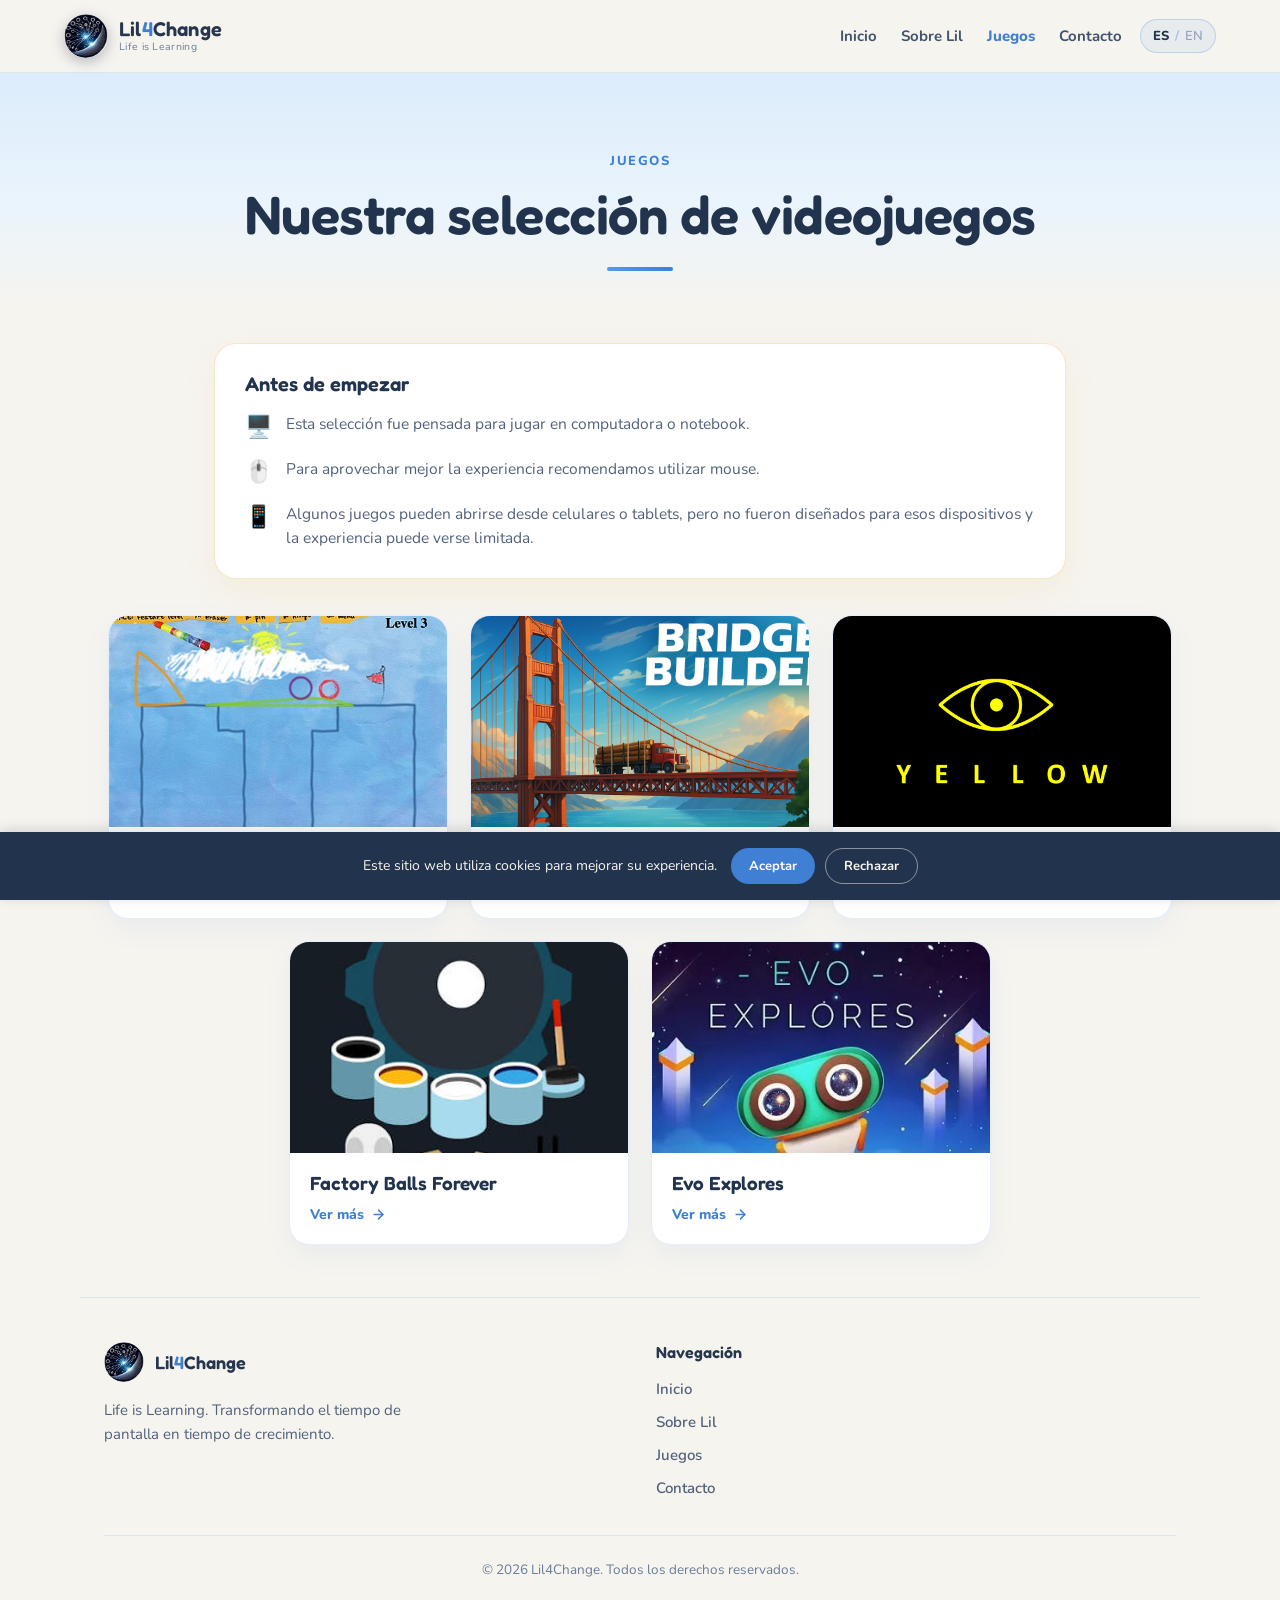
<file: games.html>
<!DOCTYPE html>
<html lang="es">
<head>
<meta charset="utf-8">
<meta name="viewport" content="width=device-width, initial-scale=1">
<title>Juegos — Lil4Change</title>
<meta name="description" content="Nuestra selección de videojuegos.">
<link rel="icon" href="assets/lil-logo7.png">
<link rel="preload" href="assets/fonts/fredoka.woff2" as="font" type="font/woff2" crossorigin>
<link rel="preload" href="assets/fonts/nunito-normal.woff2" as="font" type="font/woff2" crossorigin>
<style>
@font-face{font-family:'Fredoka';font-style:normal;font-weight:400 700;font-display:swap;src:url('assets/fonts/fredoka.woff2') format('woff2');}
@font-face{font-family:'Nunito';font-style:normal;font-weight:400 800;font-display:swap;src:url('assets/fonts/nunito-normal.woff2') format('woff2');}
@font-face{font-family:'Nunito';font-style:italic;font-weight:400;font-display:swap;src:url('assets/fonts/nunito-italic.woff2') format('woff2');}
@font-face{font-family:'Fredoka Fallback';src:local('Arial'),local('Liberation Sans'),local('Arimo');ascent-override:97.4%;descent-override:23.6%;line-gap-override:0%;size-adjust:119.34%;}
@font-face{font-family:'Nunito Fallback';src:local('Arial'),local('Liberation Sans'),local('Arimo');ascent-override:101.1%;descent-override:35.3%;line-gap-override:0%;size-adjust:126.96%;}
</style>
<style>
  *{box-sizing:border-box}
  html{scroll-behavior:smooth}
  body{margin:0;font-family:"Nunito","Nunito Fallback",system-ui,sans-serif;background:#f6f4ef;color:#2b3a53;-webkit-font-smoothing:antialiased}
  a{color:inherit}
  @keyframes lilRise{from{opacity:0;transform:translateY(18px)}to{opacity:1;transform:translateY(0)}}
  @keyframes lilDandelionIdle{0%,100%{transform:translate(0,0)}50%{transform:translate(1px,-4px)}}
  @media (max-width:760px){ .lil-navlinks{display:none !important} .lil-hamburger{display:flex !important} .lil-desktoponly{display:none !important} }
  @media (max-width:480px){ .lil-tagline{display:none !important} }
  .lil-gamecard{transition:transform .18s ease,box-shadow .18s ease}
  .lil-gamecard:hover{transform:translateY(-5px);box-shadow:0 18px 38px rgba(63,127,212,.17)}
</style>
</head>
<body>
<div style="min-height:100vh">

  <!-- NAV -->
  <header style="position:sticky;top:0;z-index:40;backdrop-filter:blur(12px);background:rgba(246,244,239,.78);border-bottom:1px solid rgba(63,127,212,.12)">
    <nav style="max-width:1200px;margin:0 auto;padding:14px 24px;display:flex;flex-wrap:wrap;align-items:center;gap:12px 18px">
      <a href="index.html" style="display:flex;align-items:center;gap:11px;text-decoration:none;color:inherit;margin-right:auto">
        <img src="assets/lil-logo7.png" alt="Lil4Change" style="width:44px;height:44px;border-radius:50%;box-shadow:0 4px 14px rgba(20,32,64,.28)">
        <span style="display:flex;flex-direction:column;line-height:1">
          <span style="font-family:'Fredoka','Fredoka Fallback',sans-serif;font-weight:600;font-size:20px;letter-spacing:.2px;color:#26364f">Lil<span style="color:#3f7fd4">4</span>Change</span>
          <span class="lil-tagline" style="font-size:10.5px;color:#6b7c98;margin-top:3px;letter-spacing:.3px">Life is Learning</span>
        </span>
      </a>
      <div style="display:flex;align-items:center;gap:24px" class="lil-navlinks">
        <a href="index.html" data-i18n="navHome" style="color:#42536e;text-decoration:none;font-weight:700;font-size:15px">Inicio</a>
        <a href="about.html" data-i18n="navAbout" style="color:#42536e;text-decoration:none;font-weight:700;font-size:15px">Sobre Lil</a>
        <a href="games.html" data-i18n="navGames" style="color:#3f7fd4;text-decoration:none;font-weight:800;font-size:15px">Juegos</a>
        <a href="contact.html" data-i18n="navContact" style="color:#42536e;text-decoration:none;font-weight:700;font-size:15px">Contacto</a>
      </div>
      <button onclick="toggleMenu()" aria-label="Menu" class="lil-hamburger" style="display:none;align-items:center;justify-content:center;width:42px;height:42px;background:rgba(63,127,212,.1);border:1px solid rgba(63,127,212,.28);border-radius:12px;cursor:pointer;order:5">
        <svg id="lilIconOpen" width="20" height="20" viewBox="0 0 20 20" fill="none" stroke="#3f7fd4" stroke-width="2" stroke-linecap="round"><line x1="3" y1="6" x2="17" y2="6"></line><line x1="3" y1="10" x2="17" y2="10"></line><line x1="3" y1="14" x2="17" y2="14"></line></svg>
        <svg id="lilIconClose" width="20" height="20" viewBox="0 0 20 20" fill="none" stroke="#3f7fd4" stroke-width="2" stroke-linecap="round" style="display:none"><line x1="4" y1="4" x2="16" y2="16"></line><line x1="16" y1="4" x2="4" y2="16"></line></svg>
      </button>
      <button onclick="toggleLang()" aria-label="Toggle language" class="lil-desktoponly" style="display:flex;align-items:center;gap:6px;background:rgba(63,127,212,.08);border:1px solid rgba(63,127,212,.25);color:#3f7fd4;font-family:'Nunito','Nunito Fallback',system-ui,sans-serif;font-weight:700;font-size:13px;padding:7px 12px;border-radius:999px;cursor:pointer">
        <span id="lilEsA">ES</span><span style="opacity:.4">/</span><span id="lilEnA">EN</span>
      </button>
    </nav>
    <div id="lilMobileMenu" style="display:none;flex-direction:column;padding:8px 24px 20px;gap:2px;border-top:1px solid rgba(63,127,212,.12)">
      <a href="index.html" onclick="closeMenu()" data-i18n="navHome" style="color:#2b3a53;text-decoration:none;font-weight:700;font-size:17px;padding:13px 4px">Inicio</a>
      <a href="about.html" onclick="closeMenu()" data-i18n="navAbout" style="color:#2b3a53;text-decoration:none;font-weight:700;font-size:17px;padding:13px 4px;border-top:1px solid rgba(63,127,212,.1)">Sobre Lil</a>
      <a href="games.html" onclick="closeMenu()" data-i18n="navGames" style="color:#3f7fd4;text-decoration:none;font-weight:800;font-size:17px;padding:13px 4px;border-top:1px solid rgba(63,127,212,.1)">Juegos</a>
      <a href="contact.html" onclick="closeMenu()" data-i18n="navContact" style="color:#2b3a53;text-decoration:none;font-weight:700;font-size:17px;padding:13px 4px;border-top:1px solid rgba(63,127,212,.1)">Contacto</a>
      <div style="display:flex;align-items:center;gap:12px;padding:14px 4px 6px;border-top:1px solid rgba(63,127,212,.1)">
        <span data-i18n="langLabel" style="font-size:14px;font-weight:700;color:#6b7c98">Idioma</span>
        <button onclick="toggleLang()" aria-label="Toggle language" style="display:flex;align-items:center;gap:6px;background:rgba(63,127,212,.08);border:1px solid rgba(63,127,212,.25);color:#3f7fd4;font-family:'Nunito','Nunito Fallback',system-ui,sans-serif;font-weight:700;font-size:14px;padding:8px 14px;border-radius:999px;cursor:pointer"><span id="lilEsB">ES</span><span style="opacity:.4">/</span><span id="lilEnB">EN</span></button>
      </div>
    </div>
  </header>

  <!-- PAGE HERO -->
  <section style="position:relative;overflow:hidden;background:linear-gradient(180deg,#dcecfb 0%,#eaf4fc 55%,#f6f4ef 100%);padding:76px 24px 40px">
    <div style="position:relative;max-width:820px;margin:0 auto;text-align:center">
      <span data-i18n="gamesTag" style="display:inline-block;color:#3f7fd4;font-weight:800;font-size:13px;letter-spacing:1.5px;text-transform:uppercase;animation:lilRise .6s ease-out both">Juegos</span>
      <h1 data-i18n="gamesTitle" style="font-family:'Fredoka','Fredoka Fallback',sans-serif;font-weight:600;font-size:clamp(32px,5.2vw,54px);line-height:1.08;letter-spacing:-.5px;margin:14px 0 0;color:#22334d;animation:lilRise .6s ease-out .1s both">Nuestra selección de videojuegos</h1>
      <div style="width:66px;height:4px;border-radius:99px;background:linear-gradient(90deg,#5a97e6,#3f7fd4);margin:24px auto 0"></div>
    </div>
  </section>

  <!-- ANTES DE EMPEZAR -->
  <section style="max-width:900px;margin:0 auto;padding:32px 24px 0">
    <div style="background:#fff;border:1px solid rgba(234,181,78,.32);border-radius:22px;padding:28px 30px;box-shadow:0 12px 30px rgba(234,181,78,.1)">
      <h2 data-i18n="beforeTitle" style="font-family:'Fredoka','Fredoka Fallback',sans-serif;font-weight:600;font-size:20px;margin:0 0 16px;color:#22334d">Antes de empezar</h2>
      <div id="lilBeforeItems" style="display:flex;flex-direction:column;gap:14px"></div>
    </div>
  </section>

  <!-- GAME GRID -->
  <section style="max-width:1120px;margin:0 auto;padding:36px 24px 8px">
    <div id="lilGamesGrid" style="display:flex;flex-wrap:wrap;justify-content:center;gap:22px"></div>
  </section>

  <!-- FOOTER -->
  <footer style="max-width:1120px;margin:44px auto 0;padding:44px 24px 48px;border-top:1px solid rgba(63,127,212,.14)">
    <div style="display:grid;grid-template-columns:repeat(auto-fit,minmax(240px,1fr));gap:32px">
      <div>
        <a href="index.html" style="display:flex;align-items:center;gap:11px;text-decoration:none;color:inherit;margin-bottom:16px">
          <img src="assets/lil-logo7.png" alt="Lil4Change" style="width:40px;height:40px;border-radius:50%">
          <span style="font-family:'Fredoka','Fredoka Fallback',sans-serif;font-weight:600;font-size:18px;color:#26364f">Lil<span style="color:#3f7fd4">4</span>Change</span>
        </a>
        <p data-i18n="footerDesc" style="font-size:15px;line-height:1.6;color:#51617b;margin:0;max-width:320px"></p>
      </div>
      <div>
        <h5 data-i18n="footerNavTitle" style="font-family:'Fredoka','Fredoka Fallback',sans-serif;font-weight:600;font-size:16px;color:#26364f;margin:0 0 16px">Navegación</h5>
        <ul style="list-style:none;padding:0;margin:0;display:flex;flex-direction:column;gap:11px">
          <li><a href="index.html" data-i18n="navHome" style="color:#51617b;text-decoration:none;font-weight:600;font-size:15px">Inicio</a></li>
          <li><a href="about.html" data-i18n="navAbout" style="color:#51617b;text-decoration:none;font-weight:600;font-size:15px">Sobre Lil</a></li>
          <li><a href="games.html" data-i18n="navGames" style="color:#51617b;text-decoration:none;font-weight:600;font-size:15px">Juegos</a></li>
          <li><a href="contact.html" data-i18n="navContact" style="color:#51617b;text-decoration:none;font-weight:600;font-size:15px">Contacto</a></li>
        </ul>
      </div>
    </div>
    <div data-i18n="footerCopyright" style="margin-top:36px;padding-top:24px;border-top:1px solid rgba(63,127,212,.12);text-align:center;font-size:13.5px;color:#6b7c98"></div>
  </footer>
</div>

<script>
const GAMES = [
  {id:"magic-pen", name:"Magic Pen", img:"assets/games/magic-pen.jpg"},
  {id:"bridge-builder", name:"Bridge Builder", img:"assets/games/bridge-builder.jpg"},
  {id:"yellow", name:"Yellow", img:"assets/games/yellow.jpg"},
  {id:"factory-balls", name:"Factory Balls Forever", img:"assets/games/factory-balls.jpg"},
  {id:"evo-explores", name:"Evo Explores", img:"assets/games/evo-explores.png"}
];
const DICT = {
  es: {
    cookieMsg:"Este sitio web utiliza cookies para mejorar su experiencia.", cookieReject:"Rechazar", cookieAccept:"Aceptar",
    navHome:"Inicio", navAbout:"Sobre Lil", navGames:"Juegos", navContact:"Contacto", langLabel:"Idioma",
    gamesTag:"Juegos",
    gamesTitle:"Nuestra selección de videojuegos",
    beforeTitle:"Antes de empezar",
    beforeItems:[
      {icon:"🖥️", text:"Esta selección fue pensada para jugar en computadora o notebook."},
      {icon:"🖱️", text:"Para aprovechar mejor la experiencia recomendamos utilizar mouse."},
      {icon:"📱", text:"Algunos juegos pueden abrirse desde celulares o tablets, pero no fueron diseñados para esos dispositivos y la experiencia puede verse limitada."}
    ],
    viewMore:"Ver más",
    footerDesc:"Life is Learning. Transformando el tiempo de pantalla en tiempo de crecimiento.",
    footerNavTitle:"Navegación",
    footerCopyright:"© 2026 Lil4Change. Todos los derechos reservados."
  },
  en: {
    cookieMsg:"This website uses cookies to improve your experience.", cookieReject:"Decline", cookieAccept:"Accept",
    navHome:"Home", navAbout:"About Lil", navGames:"Games", navContact:"Contact", langLabel:"Language",
    gamesTag:"Games",
    gamesTitle:"Our video game selection",
    beforeTitle:"Before you start",
    beforeItems:[
      {icon:"🖥️", text:"This selection is designed to be played on a computer or laptop."},
      {icon:"🖱️", text:"For the best experience we recommend using a mouse."},
      {icon:"📱", text:"Some games can be opened on phones or tablets, but they weren't designed for those devices and the experience may be limited."}
    ],
    viewMore:"View more",
    footerDesc:"Life is Learning. Turning screen time into growth time.",
    footerNavTitle:"Navigation",
    footerCopyright:"© 2026 Lil4Change. All rights reserved."
  }
};

function getLang(){ try { return localStorage.getItem('lil-lang') === 'en' ? 'en' : 'es'; } catch(e){ return 'es'; } }
let menuOpen = false;
function esc(s){ return String(s).replace(/&/g,'&amp;').replace(/</g,'&lt;').replace(/>/g,'&gt;'); }

const ARROW = '<svg width="15" height="15" viewBox="0 0 24 24" fill="none" stroke="#3f7fd4" stroke-width="2.4" stroke-linecap="round" stroke-linejoin="round"><line x1="5" y1="12" x2="19" y2="12"></line><polyline points="12 5 19 12 12 19"></polyline></svg>';

function applyLang(lang){
  const t = DICT[lang];
  document.documentElement.lang = lang;
  document.querySelectorAll('[data-i18n]').forEach(el=>{
    const k = el.getAttribute('data-i18n');
    if (t[k] != null) el.textContent = t[k];
  });
  document.getElementById('lilBeforeItems').innerHTML = t.beforeItems.map(bi=>
    `<div style="display:flex;gap:14px;align-items:flex-start"><span style="font-size:22px;line-height:1.4;flex:none">${bi.icon}</span><p style="font-size:15.5px;line-height:1.55;color:#51617b;margin:0">${esc(bi.text)}</p></div>`
  ).join('');
  document.getElementById('lilGamesGrid').innerHTML = GAMES.map(g=>
    `<a href="game.html?id=${g.id}" class="lil-gamecard" style="flex:1 1 300px;max-width:340px;display:flex;flex-direction:column;text-decoration:none;background:#fff;border:1px solid rgba(63,127,212,.14);border-radius:20px;overflow:hidden;box-shadow:0 10px 26px rgba(63,127,212,.07)"><div style="aspect-ratio:16/10;overflow:hidden;background:#eaf2fb"><img src="${g.img}" alt="${esc(g.name)}" loading="lazy" style="width:100%;height:100%;object-fit:cover;display:block"></div><div style="padding:18px 20px 20px;display:flex;flex-direction:column;gap:11px"><h3 style="font-family:'Fredoka','Fredoka Fallback',sans-serif;font-weight:600;font-size:19px;margin:0;color:#22334d">${esc(g.name)}</h3><span style="display:inline-flex;align-items:center;gap:7px;color:#3f7fd4;font-weight:800;font-size:14px">${esc(t.viewMore)} ${ARROW}</span></div></a>`
  ).join('');
  const on = "color:#22334d;font-weight:800", off = "color:#93a3bd;font-weight:600";
  ['lilEsA','lilEsB'].forEach(id=>document.getElementById(id).style.cssText = lang==='es'?on:off);
  ['lilEnA','lilEnB'].forEach(id=>document.getElementById(id).style.cssText = lang==='en'?on:off);
  try { localStorage.setItem('lil-lang', lang); } catch(e){}
}
function toggleLang(){ applyLang(getLang()==='es'?'en':'es'); }
function toggleMenu(){
  menuOpen = !menuOpen;
  document.getElementById('lilMobileMenu').style.display = menuOpen ? 'flex' : 'none';
  document.getElementById('lilIconOpen').style.display = menuOpen ? 'none' : 'block';
  document.getElementById('lilIconClose').style.display = menuOpen ? 'block' : 'none';
}
function closeMenu(){ if(menuOpen) toggleMenu(); }

applyLang(getLang());
</script>
<!-- Cloudflare Web Analytics --><script type='module' src='https://static.cloudflareinsights.com/beacon.min.js' data-cf-beacon='{"token": "9a4043b0ff1a4733b459c253d428bbf3"}'></script><!-- End Cloudflare Web Analytics -->
<!-- Cookie consent + Google Analytics -->
<style>
#lilCookieBanner{position:fixed;left:0;right:0;bottom:0;z-index:9999;background:#22334d;color:#f6f4ef;padding:16px 20px;display:none;flex-wrap:wrap;align-items:center;justify-content:center;gap:14px;font-family:"Nunito","Nunito Fallback",system-ui,sans-serif;font-size:14px;box-shadow:0 -2px 12px rgba(0,0,0,.15)}
#lilCookieBanner p{margin:0;max-width:560px;line-height:1.4}
#lilCookieBanner .lilCookieBtns{display:flex;gap:10px}
#lilCookieBanner button{font-family:"Nunito","Nunito Fallback",system-ui,sans-serif;font-weight:700;font-size:13px;padding:8px 18px;border-radius:999px;border:none;cursor:pointer}
#lilCookieAccept{background:#3f7fd4;color:#fff}
#lilCookieReject{background:transparent;color:#f6f4ef;border:1px solid rgba(246,244,239,.5)!important}
@media (max-width:480px){#lilCookieBanner{flex-direction:column;text-align:center}}
</style>
<div id="lilCookieBanner" role="dialog" aria-label="Aviso de cookies">
<p data-i18n="cookieMsg">Este sitio web utiliza cookies para mejorar su experiencia.</p>
<div class="lilCookieBtns"><button id="lilCookieAccept" type="button" data-i18n="cookieAccept">Aceptar</button><button id="lilCookieReject" type="button" data-i18n="cookieReject">Rechazar</button></div>
</div>
<script>
(function(){
var KEY='lilCookieConsent';
var GA_ID='G-HTQX284G82';
function loadGA(){
if(window.__lilGAloaded) return;
window.__lilGAloaded = true;
var s = document.createElement('script');
s.async = true;
s.src = 'https://www.googletagmanager.com/gtag/js?id='+GA_ID;
document.head.appendChild(s);
window.dataLayer = window.dataLayer || [];
function gtag(){ dataLayer.push(arguments); }
window.gtag = gtag;
gtag('js', new Date());
gtag('config', GA_ID);
}
var consent = null;
try { consent = localStorage.getItem(KEY); } catch(e) {}
if (consent === 'accepted') {
loadGA();
} else if (consent !== 'rejected') {
var banner = document.getElementById('lilCookieBanner');
if (banner) banner.style.display = 'flex';
}
var acceptBtn = document.getElementById('lilCookieAccept');
var rejectBtn = document.getElementById('lilCookieReject');
if (acceptBtn) acceptBtn.addEventListener('click', function(){
try { localStorage.setItem(KEY, 'accepted'); } catch(e) {}
document.getElementById('lilCookieBanner').style.display = 'none';
loadGA();
});
if (rejectBtn) rejectBtn.addEventListener('click', function(){
try { localStorage.setItem(KEY, 'rejected'); } catch(e) {}
document.getElementById('lilCookieBanner').style.display = 'none';
});
try { applyLang(getLang()); } catch(e) {}
})();
</script>
<!-- End cookie consent + Google Analytics -->
</body>
</html>
</file>
